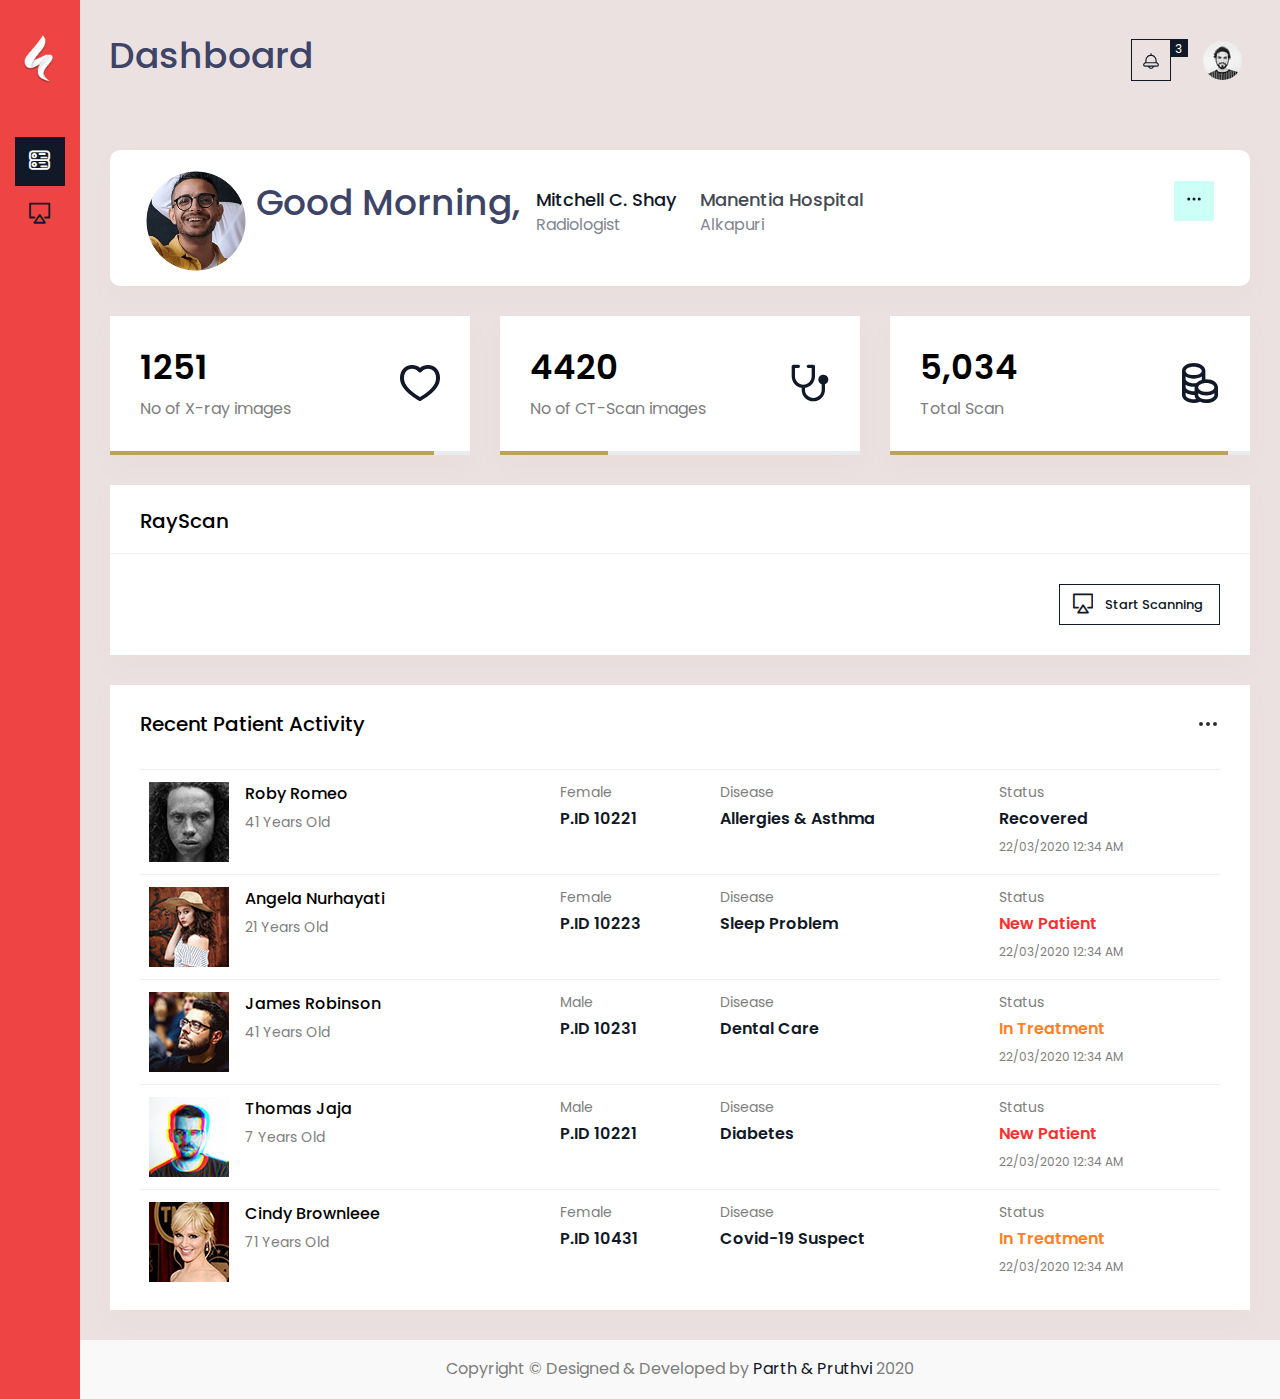
<file: index.html>
<!DOCTYPE html>
<html lang="en">
<head>
    <meta charset="utf-8">
    <meta http-equiv="X-UA-Compatible" content="IE=edge">
    <meta name="viewport" content="width=device-width,initial-scale=1">
    <title>RayScan Admin Dashboard</title>
    <!-- Favicon icon -->
    <link rel="icon" type="image/png" sizes="16x16" href="images/tr.png">
    <link href="vendor/jqvmap/css/jqvmap.min.css" rel="stylesheet">
	<link rel="stylesheet" href="vendor/chartist/css/chartist.min.css">
    <link href="vendor/bootstrap-select/dist/css/bootstrap-select.min.css" rel="stylesheet">
	<link href="vendor/bootstrap-datetimepicker/css/bootstrap-datetimepicker.min.css" rel="stylesheet">
    <link href="css/style.css" rel="stylesheet">
	<link href="https://fonts.googleapis.com/css2?family=Poppins:wght@100;200;300;400;500;600;700;800;900&amp;family=Roboto:wght@100;300;400;500;700;900&amp;display=swap" rel="stylesheet">
</head>
<body>

    <!--*******************
        Preloader start
    ********************-->
    <div id="preloader">
        <div class="sk-three-bounce">
            <div class="sk-child sk-bounce1"></div>
            <div class="sk-child sk-bounce2"></div>
            <div class="sk-child sk-bounce3"></div>
        </div>
    </div>
    <!--*******************
        Preloader end
    ********************-->

    <!--**********************************
        Main wrapper start
    ***********************************-->
    <div id="main-wrapper">

        <!--**********************************
            Nav header start
        ***********************************-->
        <div class="nav-header">
            <a href="index.html" class="brand-logo">
                <img class="logo-abbr" src="images/logo.png" alt="">
                <img class="logo-compact" src="images/logo-text.png" alt="">
                <img class="brand-title" src="images/logo-text.png" alt="">
            </a>

            <div class="nav-control">
                <div class="hamburger">
                    <span class="line"></span><span class="line"></span><span class="line"></span>
                </div>
            </div>
        </div>
        <!--**********************************
            Nav header end
        ***********************************-->

		
		<!--**********************************
            Header start
        ***********************************-->
        <div class="header">
            <div class="header-content">
                <nav class="navbar navbar-expand">
                    <div class="collapse navbar-collapse justify-content-between">
                        <div class="header-left">
                            <div class="dashboard_bar">
								<div class="input-group search-area d-lg-inline-flex d-none">
									<div class="input-group-append">
										<h1>Dashboard</h1>
									</div>
								</div>
                            </div>
                        </div>
                        <ul class="navbar-nav header-right">
							<li class="nav-item dropdown notification_dropdown">
                                <a class="nav-link  ai-icon" href="javascript:void(0)" role="button" data-toggle="dropdown">
                                    <svg width="28" height="28" viewBox="0 0 28 28" fill="none" xmlns="http://www.w3.org/2000/svg">
										<path d="M22.75 15.8385V13.0463C22.7471 10.8855 21.9385 8.80353 20.4821 7.20735C19.0258 5.61116 17.0264 4.61555 14.875 4.41516V2.625C14.875 2.39294 14.7828 2.17038 14.6187 2.00628C14.4546 1.84219 14.2321 1.75 14 1.75C13.7679 1.75 13.5454 1.84219 13.3813 2.00628C13.2172 2.17038 13.125 2.39294 13.125 2.625V4.41534C10.9736 4.61572 8.97429 5.61131 7.51794 7.20746C6.06159 8.80361 5.25291 10.8855 5.25 13.0463V15.8383C4.26257 16.0412 3.37529 16.5784 2.73774 17.3593C2.10019 18.1401 1.75134 19.1169 1.75 20.125C1.75076 20.821 2.02757 21.4882 2.51969 21.9803C3.01181 22.4724 3.67904 22.7492 4.375 22.75H9.71346C9.91521 23.738 10.452 24.6259 11.2331 25.2636C12.0142 25.9013 12.9916 26.2497 14 26.2497C15.0084 26.2497 15.9858 25.9013 16.7669 25.2636C17.548 24.6259 18.0848 23.738 18.2865 22.75H23.625C24.321 22.7492 24.9882 22.4724 25.4803 21.9803C25.9724 21.4882 26.2492 20.821 26.25 20.125C26.2486 19.117 25.8998 18.1402 25.2622 17.3594C24.6247 16.5786 23.7374 16.0414 22.75 15.8385ZM7 13.0463C7.00232 11.2113 7.73226 9.45223 9.02974 8.15474C10.3272 6.85726 12.0863 6.12732 13.9212 6.125H14.0788C15.9137 6.12732 17.6728 6.85726 18.9703 8.15474C20.2677 9.45223 20.9977 11.2113 21 13.0463V15.75H7V13.0463ZM14 24.5C13.4589 24.4983 12.9316 24.3292 12.4905 24.0159C12.0493 23.7026 11.716 23.2604 11.5363 22.75H16.4637C16.284 23.2604 15.9507 23.7026 15.5095 24.0159C15.0684 24.3292 14.5411 24.4983 14 24.5ZM23.625 21H4.375C4.14298 20.9999 3.9205 20.9076 3.75644 20.7436C3.59237 20.5795 3.50014 20.357 3.5 20.125C3.50076 19.429 3.77757 18.7618 4.26969 18.2697C4.76181 17.7776 5.42904 17.5008 6.125 17.5H21.875C22.571 17.5008 23.2382 17.7776 23.7303 18.2697C24.2224 18.7618 24.4992 19.429 24.5 20.125C24.4999 20.357 24.4076 20.5795 24.2436 20.7436C24.0795 20.9076 23.857 20.9999 23.625 21Z" fill="#111827"/>
									</svg>
									<span class="badge light text-white bg-primary">3</span>
                                </a>
                                <div class="dropdown-menu dropdown-menu-right">
                                    <div id="DZ_W_Notification1" class="widget-media dz-scroll p-3 height380">
										<ul class="timeline">
											<li>
												<div class="timeline-panel">
													<div class="media mr-2">
														<img alt="image" width="50" src="images/avatar/1.jpg">
													</div>
													<div class="media-body">
														<h6 class="mb-1">Dr sultads Send you Photo</h6>
														<small class="d-block">29 July 2020 - 02:26 PM</small>
													</div>
												</div>
											</li>
											<li>
												<div class="timeline-panel">
													<div class="media mr-2 media-info">
														KG
													</div>
													<div class="media-body">
														<h6 class="mb-1">Resport created successfully</h6>
														<small class="d-block">29 July 2020 - 02:26 PM</small>
													</div>
												</div>
											</li>
											<li>
												<div class="timeline-panel">
													<div class="media mr-2 media-success">
														<i class="fa fa-home"></i>
													</div>
													<div class="media-body">
														<h6 class="mb-1">Reminder : Treatment Time!</h6>
														<small class="d-block">29 July 2020 - 02:26 PM</small>
													</div>
												</div>
											</li>
											 <li>
												<div class="timeline-panel">
													<div class="media mr-2">
														<img alt="image" width="50" src="images/avatar/1.jpg">
													</div>
													<div class="media-body">
														<h6 class="mb-1">Dr sultads Send you Photo</h6>
														<small class="d-block">29 July 2020 - 02:26 PM</small>
													</div>
												</div>
											</li>
											<li>
												<div class="timeline-panel">
													<div class="media mr-2 media-danger">
														KG
													</div>
													<div class="media-body">
														<h6 class="mb-1">Resport created successfully</h6>
														<small class="d-block">29 July 2020 - 02:26 PM</small>
													</div>
												</div>
											</li>
											<li>
												<div class="timeline-panel">
													<div class="media mr-2 media-primary">
														<i class="fa fa-home"></i>
													</div>
													<div class="media-body">
														<h6 class="mb-1">Reminder : Treatment Time!</h6>
														<small class="d-block">29 July 2020 - 02:26 PM</small>
													</div>
												</div>
											</li>
										</ul>
									</div>
                                    <a class="all-notification" href="javascript:void(0)">See all notifications <i class="ti-arrow-right"></i></a>
                                </div>
                            </li>
                            <li class="nav-item dropdown header-profile">
                                <a class="nav-link" href="javascript:void(0)" role="button" data-toggle="dropdown">
									
                                    <img src="images/profile/17.jpg" class="img-fluid rounded-circle" width="20" alt=""/>
                                </a>
                                <div class="dropdown-menu dropdown-menu-right">
                                    <a href="app-profile.html" class="dropdown-item ai-icon">
                                        <svg id="icon-user1" xmlns="http://www.w3.org/2000/svg" class="text-primary" width="18" height="18" viewBox="0 0 24 24" fill="none" stroke="currentColor" stroke-width="2" stroke-linecap="round" stroke-linejoin="round"><path d="M20 21v-2a4 4 0 0 0-4-4H8a4 4 0 0 0-4 4v2"></path><circle cx="12" cy="7" r="4"></circle></svg>
                                        <span class="ml-2">Profile </span>
                                    </a>
                                    <a href="page-login.html" class="dropdown-item ai-icon">
                                        <svg id="icon-logout" xmlns="http://www.w3.org/2000/svg" class="text-danger" width="18" height="18" viewBox="0 0 24 24" fill="none" stroke="currentColor" stroke-width="2" stroke-linecap="round" stroke-linejoin="round"><path d="M9 21H5a2 2 0 0 1-2-2V5a2 2 0 0 1 2-2h4"></path><polyline points="16 17 21 12 16 7"></polyline><line x1="21" y1="12" x2="9" y2="12"></line></svg>
                                        <span class="ml-2">Logout </span>
                                    </a>
                                </div>
                            </li>
                        </ul>
                    </div>
                </nav>
            </div>
        </div>
        <!--**********************************
            Header end ti-comment-alt
        ***********************************-->

        <!--**********************************
            Sidebar start
        ***********************************-->
        <div class="deznav">
            <div class="deznav-scroll">
				<ul class="metismenu" id="menu">
                    <li><a class="has-arrow ai-icon" href="javascript:void()" aria-expanded="false">
							<i class="flaticon-381-networking"></i>
							<span class="nav-text">Dashboard</span>
						</a>
                        <ul aria-expanded="false">
							<li><a href="index.html">Dashboard</a></li>
							<li><a href="patient.html">Patient</a></li>
						</ul>
                    </li>
                    <li><a class="has-arrow ai-icon" href="javascript:void()" aria-expanded="false">
							<i class="flaticon-381-television"></i>
							<span class="nav-text">Doctors</span>
						</a>
                        <ul aria-expanded="false">
                            <li><a href="app-profile.html">Profile</a></li>
                        </ul>
                    </li>
                </ul>
			</div>
        </div>
        <!--**********************************
            Sidebar end
        ***********************************-->
		
		<!--**********************************
            Content body start
        ***********************************-->
        <div class="content-body">
            <!-- row -->
			<div class="container-fluid">
				<div class="row">
                    <div class="col-lg-12">
                        <div class="profile card card-body px-3 pt-3 pb-0">
                            <div class="profile-head">
                                <div class="photo-content">
                                </div>
                                <div class="profile-info">
									<div class="profile-photo">
										<img src="images/profile/profile.png" class="img-fluid rounded-circle" alt="">
									</div>
									<div class="profile-details">
										
											<h1>Good Morning,</h1>
										<br>
										
										<div class="profile-name px-3 pt-2">
											<h4 class="text-primary mb-0">Mitchell C. Shay</h4>
											<p>Radiologist</p>
										</div>
										<div class="profile-hospital px-2 pt-2">
											<h4 class="text-muted mb-0">Manentia Hospital</h4>
											<p>Alkapuri</p>
										</div>
										<div class="dropdown ml-auto">
											<a href="#" class="btn btn-primary light sharp" data-toggle="dropdown" aria-expanded="true"><svg xmlns="http://www.w3.org/2000/svg" xmlns:xlink="http://www.w3.org/1999/xlink" width="18px" height="18px" viewBox="0 0 24 24" version="1.1"><g stroke="none" stroke-width="1" fill="none" fill-rule="evenodd"><rect x="0" y="0" width="24" height="24"></rect><circle fill="#000000" cx="5" cy="12" r="2"></circle><circle fill="#000000" cx="12" cy="12" r="2"></circle><circle fill="#000000" cx="19" cy="12" r="2"></circle></g></svg></a>
											<ul class="dropdown-menu dropdown-menu-right">
												<li class="dropdown-item"><i class="fa fa-user-circle text-primary mr-2"></i> View profile</li>
											</ul>
										</div>
									</div>
                                </div>
                            </div>
                        </div>
                    </div>
                </div>
				<div class="row">
					<div class="col-xl-4  col-sm-6">
						<div class="card">
							<div class="card-body">
								<div class="media align-items-center">
									<div class="media-body mr-3">
										<h2 class="fs-34 text-black font-w600">1251</h2>
										<span>No of X-ray images</span>
									</div>
									<svg width="40" height="40" viewBox="0 0 40 40" fill="none" xmlns="http://www.w3.org/2000/svg">
										<path d="M28.0053 2.00495C25.0652 1.92104 22.2028 2.90688 20.0059 4.76001C17.8089 2.90688 14.9465 1.92104 12.0064 2.00495C10.2879 1.99938 8.58941 2.3549 7.03328 3.04589C5.47716 3.73689 4.10208 4.74618 3.00704 6.00112C1.10117 8.19152 -0.89469 12.1574 0.427219 18.6225C2.53907 28.9417 18.358 37.4115 19.0259 37.7601C19.3237 37.9174 19.659 38 19.9999 38C20.3408 38 20.676 37.9174 20.9738 37.7601C21.6478 37.4058 37.4667 28.936 39.5725 18.6225C40.8944 12.1574 38.9006 8.201 36.9947 6.00112C35.9009 4.74722 34.5275 3.73852 32.9732 3.04756C31.4188 2.35659 29.7222 2.00052 28.0053 2.00495ZM35.6608 17.9006C34.1709 25.1899 23.3456 31.9715 20.0099 33.908C16.6741 31.9715 5.84885 25.1918 4.35895 17.9006C3.33302 12.8869 4.73692 9.97454 6.09683 8.41322C6.81663 7.59033 7.71988 6.92874 8.74167 6.47597C9.76346 6.0232 10.8784 5.79049 12.0064 5.79458C13.2101 5.70905 14.4167 5.9205 15.5084 6.40832C16.6002 6.89614 17.5399 7.64369 18.236 8.57806C18.4065 8.87653 18.6585 9.12614 18.9656 9.3008C19.2727 9.47546 19.6237 9.56876 19.9819 9.57095H20.0059C20.3619 9.56861 20.7109 9.47734 21.0178 9.30634C21.3247 9.13534 21.5786 8.89067 21.7537 8.59701C22.4489 7.65541 23.391 6.90174 24.4873 6.4103C25.5836 5.91887 26.7961 5.70665 28.0053 5.79458C29.1347 5.78937 30.2512 6.02153 31.2744 6.47434C32.2977 6.92716 33.2022 7.58934 33.9229 8.41322C35.2788 9.97454 36.6827 12.8869 35.6568 17.9006H35.6608Z" fill="#111827"/>
									</svg>
								</div>
							</div>
							<div class="progress  rounded-0" style="height:4px;">
								<div class="progress-bar rounded-0 bg-secondary progress-animated" style="width: 90%; height:4px;" role="progressbar">
									<span class="sr-only">90% Complete</span>
								</div>
							</div>
						</div>
					</div>
					<div class="col-xl-4  col-sm-6">
						<div class="card">
							<div class="card-body">
								<div class="media align-items-center">
									<div class="media-body mr-3">
										<h2 class="fs-34 text-black font-w600">4420</h2>
										<span>No of CT-Scan images</span>
									</div>
									<svg width="40" height="40" viewBox="0 0 40 40" fill="none" xmlns="http://www.w3.org/2000/svg">
										<path d="M38.3334 16.6667C38.3384 15.7489 38.0907 14.8474 37.6174 14.061C37.1441 13.2746 36.4635 12.6337 35.6501 12.2084C34.8368 11.7832 33.9221 11.59 33.0062 11.6501C32.0904 11.7101 31.2087 12.0211 30.4579 12.5489C29.707 13.0768 29.116 13.8011 28.7494 14.6426C28.3829 15.484 28.2551 16.4101 28.3799 17.3194C28.5047 18.2287 28.8774 19.0861 29.4572 19.7976C30.0369 20.5092 30.8014 21.0474 31.6667 21.3534V26.6667C31.6667 28.8768 30.7887 30.9964 29.2259 32.5592C27.6631 34.122 25.5435 35 23.3334 35C21.1232 35 19.0036 34.122 17.4408 32.5592C15.878 30.9964 15 28.8768 15 26.6667V24.8667C17.7735 24.4643 20.3097 23.0778 22.1456 20.9604C23.9815 18.8429 24.9947 16.1359 25 13.3334V3.33335C25 2.89133 24.8244 2.4674 24.5119 2.15484C24.1993 1.84228 23.7754 1.66669 23.3334 1.66669H18.3334C17.8913 1.66669 17.4674 1.84228 17.1548 2.15484C16.8423 2.4674 16.6667 2.89133 16.6667 3.33335C16.6667 3.77538 16.8423 4.1993 17.1548 4.51186C17.4674 4.82443 17.8913 5.00002 18.3334 5.00002H21.6667V13.3334C21.6667 15.5435 20.7887 17.6631 19.2259 19.2259C17.6631 20.7887 15.5435 21.6667 13.3334 21.6667C11.1232 21.6667 9.0036 20.7887 7.4408 19.2259C5.87799 17.6631 5.00002 15.5435 5.00002 13.3334V5.00002H8.33335C8.77538 5.00002 9.1993 4.82443 9.51186 4.51186C9.82442 4.1993 10 3.77538 10 3.33335C10 2.89133 9.82442 2.4674 9.51186 2.15484C9.1993 1.84228 8.77538 1.66669 8.33335 1.66669H3.33335C2.89133 1.66669 2.4674 1.84228 2.15484 2.15484C1.84228 2.4674 1.66669 2.89133 1.66669 3.33335V13.3334C1.67205 16.1359 2.68517 18.8429 4.52109 20.9604C6.357 23.0778 8.89322 24.4643 11.6667 24.8667V26.6667C11.6667 29.7609 12.8959 32.7283 15.0838 34.9163C17.2717 37.1042 20.2392 38.3334 23.3334 38.3334C26.4275 38.3334 29.395 37.1042 31.5829 34.9163C33.7709 32.7283 35 29.7609 35 26.6667V21.3534C35.9723 21.0132 36.8152 20.3797 37.4122 19.5403C38.0093 18.7008 38.3311 17.6968 38.3334 16.6667Z" fill="#111827"/>
									</svg>
								</div>
							</div>
							<div class="progress  rounded-0" style="height:4px;">
								<div class="progress-bar rounded-0 bg-secondary progress-animated" style="width: 30%; height:4px;" role="progressbar">
									<span class="sr-only">30% Complete</span>
								</div>
							</div>
						</div>
					</div>
					<div class="col-xl-4  col-sm-6">
						<div class="card">
							<div class="card-body">
								<div class="media align-items-center">
									<div class="media-body mr-3">
										<h2 class="fs-34 text-black font-w600">5,034</h2>
										<span>Total Scan</span>
									</div>
									<svg width="40" height="40" viewBox="0 0 40 40" fill="none" xmlns="http://www.w3.org/2000/svg">
										<path d="M13.7 39.9993C15.8603 40.0123 18.0017 39.5921 20 38.763C21.9962 39.5991 24.139 40.0196 26.3 39.9993C32.861 39.9993 38 36.463 38 31.9467V24.4159C38 19.8996 32.861 16.3633 26.3 16.3633C25.9958 16.3633 25.697 16.3779 25.4 16.3943V7.87804C25.4 3.45448 20.261 0 13.7 0C7.139 0 2 3.45448 2 7.87804V32.1213C2 36.5448 7.139 39.9993 13.7 39.9993ZM34.4 31.9467C34.4 34.0358 31.0736 36.363 26.3 36.363C21.5264 36.363 18.2 34.0358 18.2 31.9467V30.2649C20.6376 31.7624 23.4476 32.5262 26.3 32.4667C29.1524 32.5262 31.9624 31.7624 34.4 30.2649V31.9467ZM26.3 19.9996C31.0736 19.9996 34.4 22.3269 34.4 24.4159C34.4 26.505 31.0736 28.8304 26.3 28.8304C21.5264 28.8304 18.2 26.5032 18.2 24.4159C18.2 22.3287 21.5264 19.9996 26.3 19.9996ZM13.7 3.6363C18.4736 3.6363 21.8 5.87262 21.8 7.87804C21.8 9.88346 18.4736 12.1216 13.7 12.1216C8.9264 12.1216 5.6 9.88528 5.6 7.87804C5.6 5.87081 8.9264 3.6363 13.7 3.6363ZM5.6 13.6034C8.04776 15.0717 10.8538 15.8181 13.7 15.7579C16.5462 15.8181 19.3522 15.0717 21.8 13.6034V16.9633C19.8383 17.4628 18.0392 18.4698 16.58 19.8851C15.6336 20.092 14.6683 20.198 13.7 20.2015C8.9264 20.2015 5.6 17.9651 5.6 15.9597V13.6034ZM5.6 21.6851C8.04828 23.1519 10.854 23.8976 13.7 23.8378C14.0204 23.8378 14.33 23.7978 14.645 23.7814C14.6182 23.9919 14.6032 24.2037 14.6 24.4159V28.2068C14.2976 28.225 14.006 28.2831 13.7 28.2831C8.9264 28.2831 5.6 26.0468 5.6 24.0396V21.6851ZM5.6 29.7649C8.04776 31.2332 10.8538 31.9796 13.7 31.9194C14.0024 31.9194 14.2994 31.8958 14.6 31.8813V31.9467C14.6258 33.4944 15.2146 34.9784 16.2542 36.1157C15.412 36.2763 14.5571 36.3591 13.7 36.363C8.9264 36.363 5.6 34.1267 5.6 32.1213V29.7649Z" fill="#111827"/>
									</svg>
								</div>
							</div>
							<div class="progress  rounded-0" style="height:4px;">
								<div class="progress-bar rounded-0 bg-secondary progress-animated" style="width: 94%; height:4px;" role="progressbar">
									<span class="sr-only">94% Complete</span>
								</div>
							</div>
						</div>
					</div>
				</div>
				
				<div class="row">
					<div class="col-xl-12">
                        <div class="card text-center">
                            <div class="card-header">
                                <h5 class="card-title">RayScan</h5>
                            </div>
                            <div class="card-body" >
								<!--<button type="button" href="upload.html" class="btn btn-primary btn-lg float-right">Start scanning</button>-->
								<a href="upload.html" class="btn btn-outline-primary float-right"><i class="flaticon-381-television scale5 mr-3 "></i>Start Scanning</a>
                            </div>
                        </div>
                    </div>
					<div class="col-xl-12">
						<div class="row">
							<div class="col-xl-12">	
								<div class="card patient-activity">
									<div class="card-header border-0 pb-0">
										<h3 class="fs-20 text-black mb-0">Recent Patient Activity</h3>
										<div class="dropdown ml-auto">
											<div class="btn-link" data-toggle="dropdown">
												<svg width="24" height="24" viewBox="0 0 24 24" fill="none" xmlns="http://www.w3.org/2000/svg">
													<path d="M13.0001 12C13.0001 11.4477 12.5523 11 12.0001 11C11.4478 11 11.0001 11.4477 11.0001 12C11.0001 12.5523 11.4478 13 12.0001 13C12.5523 13 13.0001 12.5523 13.0001 12Z" stroke="#2E2E2E" stroke-width="2" stroke-linecap="round" stroke-linejoin="round"></path>
													<path d="M6.00006 12C6.00006 11.4477 5.55235 11 5.00006 11C4.44778 11 4.00006 11.4477 4.00006 12C4.00006 12.5523 4.44778 13 5.00006 13C5.55235 13 6.00006 12.5523 6.00006 12Z" stroke="#2E2E2E" stroke-width="2" stroke-linecap="round" stroke-linejoin="round"></path>
													<path d="M20.0001 12C20.0001 11.4477 19.5523 11 19.0001 11C18.4478 11 18.0001 11.4477 18.0001 12C18.0001 12.5523 18.4478 13 19.0001 13C19.5523 13 20.0001 12.5523 20.0001 12Z" stroke="#2E2E2E" stroke-width="2" stroke-linecap="round" stroke-linejoin="round"></path>
												</svg>
											</div>
											<div class="dropdown-menu dropdown-menu-right">
												<a class="dropdown-item text-black" href="patient.html">See More</a>
												<a class="dropdown-item text-black" href="javascript:;">Details</a>
											</div>
										</div>
									</div>
									<div class="card-body pb-0 " >
										<div class="table-responsive dz-scroll" id="patient-activity">
											<table class="table table-responsive-sm">
												<tbody>
													<tr>
														<td>
															<div class="d-flex">
																<img  src="images/users/6.jpg" alt="" class="img-2 mr-3">
																<div>
																	<h6 class="fs-16 mb-1"><a href="patient.html" class="text-black">Roby Romeo</a></h6>
																	<span class="fs-14">41 Years Old</span>
																</div>
															</div>
														</td>
														<td>
															<div>
																<p class="fs-14 mb-1">Female</p>
																<span class="text-primary font-w600 mb-auto">P.ID 10221</span>
															</div>
														</td>
														<td>
															<div>
																<p class="fs-14 mb-1">Disease</p>
																<span class="text-primary font-w600 mb-auto">Allergies & Asthma</span>
															</div>
														</td>
														<td>
															<div>
																<p class="fs-14 mb-1">Status</p>
																<span class="text-primary font-w600 mb-2 d-block text-nowrap">Recovered</span>
																<p class="mb-0 fs-12">22/03/2020 12:34 AM</p>
															</div>
														</td>
													</tr>
													<tr>
														<td>
															<div class="d-flex">
																<img src="images/users/7.jpg" alt="" class="img-2 mr-3 ">
																<div>
																	<h6 class="fs-16 mb-1"><a href="patient.html" class="text-black">Angela Nurhayati</a></h6>
																	<span class="fs-14">21 Years Old</span>
																</div>
															</div>
														</td>
														<td>
															<div>
																<p class="fs-14 mb-1">Female</p>
																<span class="text-primary font-w600 mb-auto">P.ID 10223</span>
															</div>
														</td>
														<td>
															<div>
																<p class="fs-14 mb-1">Disease</p>
																<span class="text-primary font-w600 mb-auto">Sleep Problem</span>
															</div>
														</td>
														<td>
															<div>
																<p class="fs-14 mb-1">Status</p>
																<span class="text-danger font-w600 mb-2 text-nowrap d-block">New Patient</span>
																<p class="mb-0 fs-12">22/03/2020 12:34 AM</p>
															</div>
														</td>
													</tr>
													<tr>
														<td>
															<div class="d-flex">
																<img src="images/users/8.jpg" alt="" class="img-2 mr-3 ">
																<div>
																	<h6 class="fs-16 mb-1"><a href="patient.html" class="text-black">James Robinson</a></h6>
																	<span class="fs-14">41 Years Old</span>
																</div>
															</div>
														</td>
														<td>
															<div>
																<p class="fs-14 mb-1">Male</p>
																<span class="text-primary font-w600 mb-auto">P.ID 10231</span>
															</div>
														</td>
														<td>
															<div>
																<p class="fs-14 mb-1">Disease</p>
																<span class="text-primary font-w600 mb-auto">Dental Care</span>
															</div>
														</td>
														<td>
															<div>
																<p class="fs-14 mb-1">Status</p>
																<span class="text-warning font-w600 mb-2 text-nowrap d-block">In Treatment</span>
																<p class="mb-0 fs-12">22/03/2020 12:34 AM</p>
															</div>
														</td>
													</tr>
													<tr>
														<td>
															<div class="d-flex">
																<img src="images/users/9.jpg" alt="" class="img-2 mr-3 ">
																<div>
																	<h6 class="fs-16 mb-1"><a href="patient.html" class="text-black">Thomas Jaja</a></h6>
																	<span class="fs-14">7 Years Old</span>
																</div>
															</div>
														</td>
														<td>
															<div>
																<p class="fs-14 mb-1">Male</p>
																<span class="text-primary font-w600 mb-auto">P.ID 10221</span>
															</div>
														</td>
														<td>
															<div>
																<p class="fs-14 mb-1">Disease</p>
																<span class="text-primary font-w600 mb-auto">Diabetes</span>
															</div>
														</td>
														<td>
															<div>
																<p class="fs-14 mb-1">Status</p>
																<span class="text-danger font-w600 mb-2 text-nowrap d-block">New Patient</span>
																<p class="mb-0 fs-12">22/03/2020 12:34 AM</p>
															</div>
														</td>
													</tr>
													<tr>
														<td>
															<div class="d-flex">
																<img src="images/users/10.jpg" alt="" class="img-2 mr-3 ">
																<div>
																	<h6 class="fs-16 mb-1"><a href="patient.html" class="text-black">Cindy Brownleee</a></h6>
																	<span class="fs-14">71 Years Old</span>
																</div>
															</div>
														</td>
														<td>
															<div>
																<p class="fs-14 mb-1">Female</p>
																<span class="text-primary font-w600 mb-auto">P.ID 10431</span>
															</div>
														</td>
														<td>
															<div>
																<p class="fs-14 mb-1">Disease</p>
																<span class="text-primary font-w600 mb-auto">Covid-19 Suspect</span>
															</div>
														</td>
														<td>
															<div>
																<p class="fs-14 mb-1">Status</p>
																<span class="text-warning font-w600 text-nowrap mb-2 d-block">In Treatment</span>
																<p class="mb-0 fs-12">22/03/2020 12:34 AM</p>
															</div>
														</td>
													</tr>
												</tbody>
											</table>
										</div>
									</div>
								</div>
							</div>
						</div>
					</div>
					
				</div>
            </div>
        </div>
        <!--**********************************
            Content body end
        ***********************************-->

        <!--**********************************
            Footer start
        ***********************************-->
        <div class="footer">
            <div class="copyright">
                <p>Copyright © Designed &amp; Developed by <a href="https://www.rayscan.in/" target="_blank">Parth & Pruthvi</a> 2020</p>
            </div>
        </div>
        <!--**********************************
            Footer end
        ***********************************-->

		<!--**********************************
           Support ticket button start
        ***********************************-->

        <!--**********************************
           Support ticket button end
        ***********************************-->


    </div>
    <!--**********************************
        Main wrapper end
    ***********************************-->

    <!--**********************************
        Scripts
    ***********************************-->
    <!-- Required vendors -->
    <script src="vendor/global/global.min.js"></script>
	<script src="vendor/bootstrap-select/dist/js/bootstrap-select.min.js"></script>
    <script src="js/custom.min.js"></script>
	<script src="js/deznav-init.js"></script>
	
	
    <script src="vendor/peity/jquery.peity.min.js"></script>
	

	
</body>

</html>
</file>
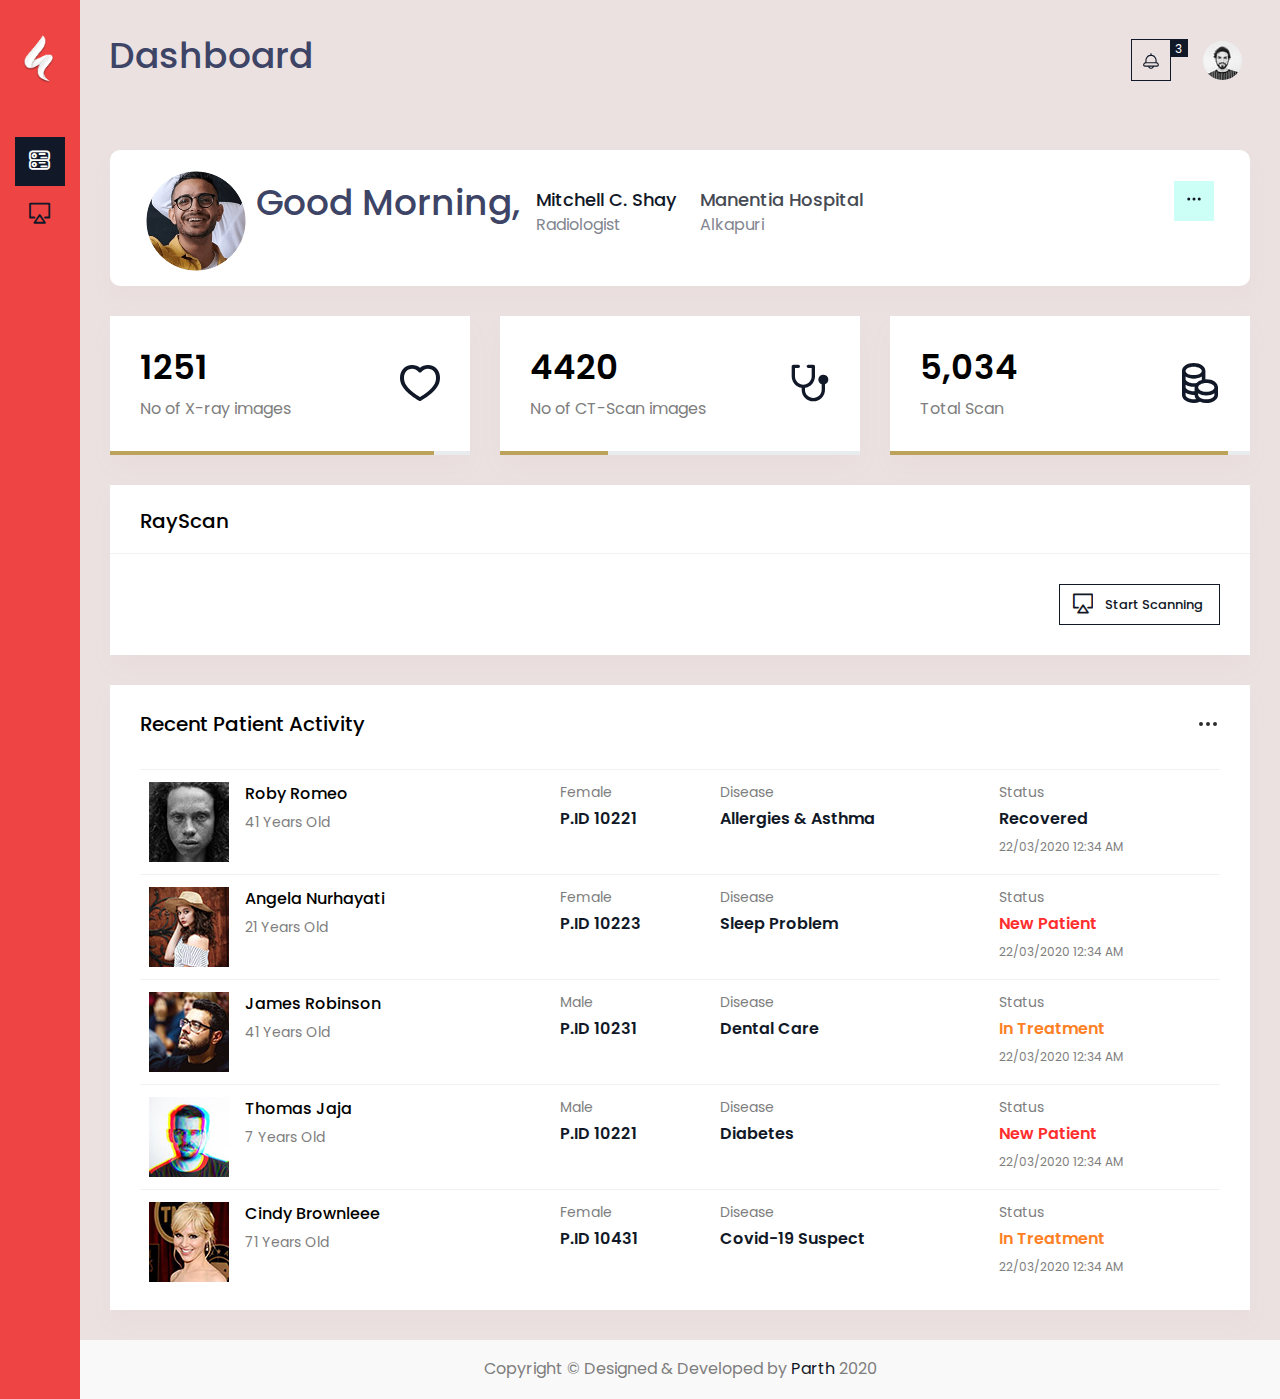
<file: Website/index.html>
<!DOCTYPE html>
<html lang="en">
<head>
    <meta charset="utf-8">
    <meta http-equiv="X-UA-Compatible" content="IE=edge">
    <meta name="viewport" content="width=device-width,initial-scale=1">
    <title>RayScan Admin Dashboard</title>
    <!-- Favicon icon -->
    <link rel="icon" type="image/png" sizes="16x16" href="images/tr.png">
    <link href="vendor/jqvmap/css/jqvmap.min.css" rel="stylesheet">
	<link rel="stylesheet" href="vendor/chartist/css/chartist.min.css">
    <link href="vendor/bootstrap-select/dist/css/bootstrap-select.min.css" rel="stylesheet">
	<link href="vendor/bootstrap-datetimepicker/css/bootstrap-datetimepicker.min.css" rel="stylesheet">
    <link href="css/style.css" rel="stylesheet">
	<link href="https://fonts.googleapis.com/css2?family=Poppins:wght@100;200;300;400;500;600;700;800;900&amp;family=Roboto:wght@100;300;400;500;700;900&amp;display=swap" rel="stylesheet">
</head>
<body>

    <!--*******************
        Preloader start
    ********************-->
    <div id="preloader">
        <div class="sk-three-bounce">
            <div class="sk-child sk-bounce1"></div>
            <div class="sk-child sk-bounce2"></div>
            <div class="sk-child sk-bounce3"></div>
        </div>
    </div>
    <!--*******************
        Preloader end
    ********************-->

    <!--**********************************
        Main wrapper start
    ***********************************-->
    <div id="main-wrapper">

        <!--**********************************
            Nav header start
        ***********************************-->
        <div class="nav-header">
            <a href="index.html" class="brand-logo">
                <img class="logo-abbr" src="images/logo.png" alt="">
                <img class="logo-compact" src="images/logo-text.png" alt="">
                <img class="brand-title" src="images/logo-text.png" alt="">
            </a>

            <div class="nav-control">
                <div class="hamburger">
                    <span class="line"></span><span class="line"></span><span class="line"></span>
                </div>
            </div>
        </div>
        <!--**********************************
            Nav header end
        ***********************************-->

		
		<!--**********************************
            Header start
        ***********************************-->
        <div class="header">
            <div class="header-content">
                <nav class="navbar navbar-expand">
                    <div class="collapse navbar-collapse justify-content-between">
                        <div class="header-left">
                            <div class="dashboard_bar">
								<div class="input-group search-area d-lg-inline-flex d-none">
									<div class="input-group-append">
										<h1>Dashboard</h1>
									</div>
								</div>
                            </div>
                        </div>
                        <ul class="navbar-nav header-right">
							<li class="nav-item dropdown notification_dropdown">
                                <a class="nav-link  ai-icon" href="javascript:void(0)" role="button" data-toggle="dropdown">
                                    <svg width="28" height="28" viewBox="0 0 28 28" fill="none" xmlns="http://www.w3.org/2000/svg">
										<path d="M22.75 15.8385V13.0463C22.7471 10.8855 21.9385 8.80353 20.4821 7.20735C19.0258 5.61116 17.0264 4.61555 14.875 4.41516V2.625C14.875 2.39294 14.7828 2.17038 14.6187 2.00628C14.4546 1.84219 14.2321 1.75 14 1.75C13.7679 1.75 13.5454 1.84219 13.3813 2.00628C13.2172 2.17038 13.125 2.39294 13.125 2.625V4.41534C10.9736 4.61572 8.97429 5.61131 7.51794 7.20746C6.06159 8.80361 5.25291 10.8855 5.25 13.0463V15.8383C4.26257 16.0412 3.37529 16.5784 2.73774 17.3593C2.10019 18.1401 1.75134 19.1169 1.75 20.125C1.75076 20.821 2.02757 21.4882 2.51969 21.9803C3.01181 22.4724 3.67904 22.7492 4.375 22.75H9.71346C9.91521 23.738 10.452 24.6259 11.2331 25.2636C12.0142 25.9013 12.9916 26.2497 14 26.2497C15.0084 26.2497 15.9858 25.9013 16.7669 25.2636C17.548 24.6259 18.0848 23.738 18.2865 22.75H23.625C24.321 22.7492 24.9882 22.4724 25.4803 21.9803C25.9724 21.4882 26.2492 20.821 26.25 20.125C26.2486 19.117 25.8998 18.1402 25.2622 17.3594C24.6247 16.5786 23.7374 16.0414 22.75 15.8385ZM7 13.0463C7.00232 11.2113 7.73226 9.45223 9.02974 8.15474C10.3272 6.85726 12.0863 6.12732 13.9212 6.125H14.0788C15.9137 6.12732 17.6728 6.85726 18.9703 8.15474C20.2677 9.45223 20.9977 11.2113 21 13.0463V15.75H7V13.0463ZM14 24.5C13.4589 24.4983 12.9316 24.3292 12.4905 24.0159C12.0493 23.7026 11.716 23.2604 11.5363 22.75H16.4637C16.284 23.2604 15.9507 23.7026 15.5095 24.0159C15.0684 24.3292 14.5411 24.4983 14 24.5ZM23.625 21H4.375C4.14298 20.9999 3.9205 20.9076 3.75644 20.7436C3.59237 20.5795 3.50014 20.357 3.5 20.125C3.50076 19.429 3.77757 18.7618 4.26969 18.2697C4.76181 17.7776 5.42904 17.5008 6.125 17.5H21.875C22.571 17.5008 23.2382 17.7776 23.7303 18.2697C24.2224 18.7618 24.4992 19.429 24.5 20.125C24.4999 20.357 24.4076 20.5795 24.2436 20.7436C24.0795 20.9076 23.857 20.9999 23.625 21Z" fill="#111827"/>
									</svg>
									<span class="badge light text-white bg-primary">3</span>
                                </a>
                                <div class="dropdown-menu dropdown-menu-right">
                                    <div id="DZ_W_Notification1" class="widget-media dz-scroll p-3 height380">
										<ul class="timeline">
											<li>
												<div class="timeline-panel">
													<div class="media mr-2">
														<img alt="image" width="50" src="images/avatar/1.jpg">
													</div>
													<div class="media-body">
														<h6 class="mb-1">Dr sultads Send you Photo</h6>
														<small class="d-block">29 July 2020 - 02:26 PM</small>
													</div>
												</div>
											</li>
											<li>
												<div class="timeline-panel">
													<div class="media mr-2 media-info">
														KG
													</div>
													<div class="media-body">
														<h6 class="mb-1">Resport created successfully</h6>
														<small class="d-block">29 July 2020 - 02:26 PM</small>
													</div>
												</div>
											</li>
											<li>
												<div class="timeline-panel">
													<div class="media mr-2 media-success">
														<i class="fa fa-home"></i>
													</div>
													<div class="media-body">
														<h6 class="mb-1">Reminder : Treatment Time!</h6>
														<small class="d-block">29 July 2020 - 02:26 PM</small>
													</div>
												</div>
											</li>
											 <li>
												<div class="timeline-panel">
													<div class="media mr-2">
														<img alt="image" width="50" src="images/avatar/1.jpg">
													</div>
													<div class="media-body">
														<h6 class="mb-1">Dr sultads Send you Photo</h6>
														<small class="d-block">29 July 2020 - 02:26 PM</small>
													</div>
												</div>
											</li>
											<li>
												<div class="timeline-panel">
													<div class="media mr-2 media-danger">
														KG
													</div>
													<div class="media-body">
														<h6 class="mb-1">Resport created successfully</h6>
														<small class="d-block">29 July 2020 - 02:26 PM</small>
													</div>
												</div>
											</li>
											<li>
												<div class="timeline-panel">
													<div class="media mr-2 media-primary">
														<i class="fa fa-home"></i>
													</div>
													<div class="media-body">
														<h6 class="mb-1">Reminder : Treatment Time!</h6>
														<small class="d-block">29 July 2020 - 02:26 PM</small>
													</div>
												</div>
											</li>
										</ul>
									</div>
                                    <a class="all-notification" href="javascript:void(0)">See all notifications <i class="ti-arrow-right"></i></a>
                                </div>
                            </li>
                            <li class="nav-item dropdown header-profile">
                                <a class="nav-link" href="javascript:void(0)" role="button" data-toggle="dropdown">
									
                                    <img src="images/profile/17.jpg" class="img-fluid rounded-circle" width="20" alt=""/>
                                </a>
                                <div class="dropdown-menu dropdown-menu-right">
                                    <a href="app-profile.html" class="dropdown-item ai-icon">
                                        <svg id="icon-user1" xmlns="http://www.w3.org/2000/svg" class="text-primary" width="18" height="18" viewBox="0 0 24 24" fill="none" stroke="currentColor" stroke-width="2" stroke-linecap="round" stroke-linejoin="round"><path d="M20 21v-2a4 4 0 0 0-4-4H8a4 4 0 0 0-4 4v2"></path><circle cx="12" cy="7" r="4"></circle></svg>
                                        <span class="ml-2">Profile </span>
                                    </a>
                                    <a href="page-login.html" class="dropdown-item ai-icon">
                                        <svg id="icon-logout" xmlns="http://www.w3.org/2000/svg" class="text-danger" width="18" height="18" viewBox="0 0 24 24" fill="none" stroke="currentColor" stroke-width="2" stroke-linecap="round" stroke-linejoin="round"><path d="M9 21H5a2 2 0 0 1-2-2V5a2 2 0 0 1 2-2h4"></path><polyline points="16 17 21 12 16 7"></polyline><line x1="21" y1="12" x2="9" y2="12"></line></svg>
                                        <span class="ml-2">Logout </span>
                                    </a>
                                </div>
                            </li>
                        </ul>
                    </div>
                </nav>
            </div>
        </div>
        <!--**********************************
            Header end ti-comment-alt
        ***********************************-->

        <!--**********************************
            Sidebar start
        ***********************************-->
        <div class="deznav">
            <div class="deznav-scroll">
				<ul class="metismenu" id="menu">
                    <li><a class="has-arrow ai-icon" href="javascript:void()" aria-expanded="false">
							<i class="flaticon-381-networking"></i>
							<span class="nav-text">Dashboard</span>
						</a>
                        <ul aria-expanded="false">
							<li><a href="index.html">Dashboard</a></li>
							<li><a href="patient.html">Patient</a></li>
						</ul>
                    </li>
                    <li><a class="has-arrow ai-icon" href="javascript:void()" aria-expanded="false">
							<i class="flaticon-381-television"></i>
							<span class="nav-text">Doctors</span>
						</a>
                        <ul aria-expanded="false">
                            <li><a href="app-profile.html">Profile</a></li>
                        </ul>
                    </li>
                </ul>
			</div>
        </div>
        <!--**********************************
            Sidebar end
        ***********************************-->
		
		<!--**********************************
            Content body start
        ***********************************-->
        <div class="content-body">
            <!-- row -->
			<div class="container-fluid">
				<div class="row">
                    <div class="col-lg-12">
                        <div class="profile card card-body px-3 pt-3 pb-0">
                            <div class="profile-head">
                                <div class="photo-content">
                                </div>
                                <div class="profile-info">
									<div class="profile-photo">
										<img src="images/profile/profile.png" class="img-fluid rounded-circle" alt="">
									</div>
									<div class="profile-details">
										
											<h1>Good Morning,</h1>
										<br>
										
										<div class="profile-name px-3 pt-2">
											<h4 class="text-primary mb-0">Mitchell C. Shay</h4>
											<p>Radiologist</p>
										</div>
										<div class="profile-hospital px-2 pt-2">
											<h4 class="text-muted mb-0">Manentia Hospital</h4>
											<p>Alkapuri</p>
										</div>
										<div class="dropdown ml-auto">
											<a href="#" class="btn btn-primary light sharp" data-toggle="dropdown" aria-expanded="true"><svg xmlns="http://www.w3.org/2000/svg" xmlns:xlink="http://www.w3.org/1999/xlink" width="18px" height="18px" viewBox="0 0 24 24" version="1.1"><g stroke="none" stroke-width="1" fill="none" fill-rule="evenodd"><rect x="0" y="0" width="24" height="24"></rect><circle fill="#000000" cx="5" cy="12" r="2"></circle><circle fill="#000000" cx="12" cy="12" r="2"></circle><circle fill="#000000" cx="19" cy="12" r="2"></circle></g></svg></a>
											<ul class="dropdown-menu dropdown-menu-right">
												<li class="dropdown-item"><i class="fa fa-user-circle text-primary mr-2"></i> View profile</li>
											</ul>
										</div>
									</div>
                                </div>
                            </div>
                        </div>
                    </div>
                </div>
				<div class="row">
					<div class="col-xl-4  col-sm-6">
						<div class="card">
							<div class="card-body">
								<div class="media align-items-center">
									<div class="media-body mr-3">
										<h2 class="fs-34 text-black font-w600">1251</h2>
										<span>No of X-ray images</span>
									</div>
									<svg width="40" height="40" viewBox="0 0 40 40" fill="none" xmlns="http://www.w3.org/2000/svg">
										<path d="M28.0053 2.00495C25.0652 1.92104 22.2028 2.90688 20.0059 4.76001C17.8089 2.90688 14.9465 1.92104 12.0064 2.00495C10.2879 1.99938 8.58941 2.3549 7.03328 3.04589C5.47716 3.73689 4.10208 4.74618 3.00704 6.00112C1.10117 8.19152 -0.89469 12.1574 0.427219 18.6225C2.53907 28.9417 18.358 37.4115 19.0259 37.7601C19.3237 37.9174 19.659 38 19.9999 38C20.3408 38 20.676 37.9174 20.9738 37.7601C21.6478 37.4058 37.4667 28.936 39.5725 18.6225C40.8944 12.1574 38.9006 8.201 36.9947 6.00112C35.9009 4.74722 34.5275 3.73852 32.9732 3.04756C31.4188 2.35659 29.7222 2.00052 28.0053 2.00495ZM35.6608 17.9006C34.1709 25.1899 23.3456 31.9715 20.0099 33.908C16.6741 31.9715 5.84885 25.1918 4.35895 17.9006C3.33302 12.8869 4.73692 9.97454 6.09683 8.41322C6.81663 7.59033 7.71988 6.92874 8.74167 6.47597C9.76346 6.0232 10.8784 5.79049 12.0064 5.79458C13.2101 5.70905 14.4167 5.9205 15.5084 6.40832C16.6002 6.89614 17.5399 7.64369 18.236 8.57806C18.4065 8.87653 18.6585 9.12614 18.9656 9.3008C19.2727 9.47546 19.6237 9.56876 19.9819 9.57095H20.0059C20.3619 9.56861 20.7109 9.47734 21.0178 9.30634C21.3247 9.13534 21.5786 8.89067 21.7537 8.59701C22.4489 7.65541 23.391 6.90174 24.4873 6.4103C25.5836 5.91887 26.7961 5.70665 28.0053 5.79458C29.1347 5.78937 30.2512 6.02153 31.2744 6.47434C32.2977 6.92716 33.2022 7.58934 33.9229 8.41322C35.2788 9.97454 36.6827 12.8869 35.6568 17.9006H35.6608Z" fill="#111827"/>
									</svg>
								</div>
							</div>
							<div class="progress  rounded-0" style="height:4px;">
								<div class="progress-bar rounded-0 bg-secondary progress-animated" style="width: 90%; height:4px;" role="progressbar">
									<span class="sr-only">90% Complete</span>
								</div>
							</div>
						</div>
					</div>
					<div class="col-xl-4  col-sm-6">
						<div class="card">
							<div class="card-body">
								<div class="media align-items-center">
									<div class="media-body mr-3">
										<h2 class="fs-34 text-black font-w600">4420</h2>
										<span>No of CT-Scan images</span>
									</div>
									<svg width="40" height="40" viewBox="0 0 40 40" fill="none" xmlns="http://www.w3.org/2000/svg">
										<path d="M38.3334 16.6667C38.3384 15.7489 38.0907 14.8474 37.6174 14.061C37.1441 13.2746 36.4635 12.6337 35.6501 12.2084C34.8368 11.7832 33.9221 11.59 33.0062 11.6501C32.0904 11.7101 31.2087 12.0211 30.4579 12.5489C29.707 13.0768 29.116 13.8011 28.7494 14.6426C28.3829 15.484 28.2551 16.4101 28.3799 17.3194C28.5047 18.2287 28.8774 19.0861 29.4572 19.7976C30.0369 20.5092 30.8014 21.0474 31.6667 21.3534V26.6667C31.6667 28.8768 30.7887 30.9964 29.2259 32.5592C27.6631 34.122 25.5435 35 23.3334 35C21.1232 35 19.0036 34.122 17.4408 32.5592C15.878 30.9964 15 28.8768 15 26.6667V24.8667C17.7735 24.4643 20.3097 23.0778 22.1456 20.9604C23.9815 18.8429 24.9947 16.1359 25 13.3334V3.33335C25 2.89133 24.8244 2.4674 24.5119 2.15484C24.1993 1.84228 23.7754 1.66669 23.3334 1.66669H18.3334C17.8913 1.66669 17.4674 1.84228 17.1548 2.15484C16.8423 2.4674 16.6667 2.89133 16.6667 3.33335C16.6667 3.77538 16.8423 4.1993 17.1548 4.51186C17.4674 4.82443 17.8913 5.00002 18.3334 5.00002H21.6667V13.3334C21.6667 15.5435 20.7887 17.6631 19.2259 19.2259C17.6631 20.7887 15.5435 21.6667 13.3334 21.6667C11.1232 21.6667 9.0036 20.7887 7.4408 19.2259C5.87799 17.6631 5.00002 15.5435 5.00002 13.3334V5.00002H8.33335C8.77538 5.00002 9.1993 4.82443 9.51186 4.51186C9.82442 4.1993 10 3.77538 10 3.33335C10 2.89133 9.82442 2.4674 9.51186 2.15484C9.1993 1.84228 8.77538 1.66669 8.33335 1.66669H3.33335C2.89133 1.66669 2.4674 1.84228 2.15484 2.15484C1.84228 2.4674 1.66669 2.89133 1.66669 3.33335V13.3334C1.67205 16.1359 2.68517 18.8429 4.52109 20.9604C6.357 23.0778 8.89322 24.4643 11.6667 24.8667V26.6667C11.6667 29.7609 12.8959 32.7283 15.0838 34.9163C17.2717 37.1042 20.2392 38.3334 23.3334 38.3334C26.4275 38.3334 29.395 37.1042 31.5829 34.9163C33.7709 32.7283 35 29.7609 35 26.6667V21.3534C35.9723 21.0132 36.8152 20.3797 37.4122 19.5403C38.0093 18.7008 38.3311 17.6968 38.3334 16.6667Z" fill="#111827"/>
									</svg>
								</div>
							</div>
							<div class="progress  rounded-0" style="height:4px;">
								<div class="progress-bar rounded-0 bg-secondary progress-animated" style="width: 30%; height:4px;" role="progressbar">
									<span class="sr-only">30% Complete</span>
								</div>
							</div>
						</div>
					</div>
					<div class="col-xl-4  col-sm-6">
						<div class="card">
							<div class="card-body">
								<div class="media align-items-center">
									<div class="media-body mr-3">
										<h2 class="fs-34 text-black font-w600">5,034</h2>
										<span>Total Scan</span>
									</div>
									<svg width="40" height="40" viewBox="0 0 40 40" fill="none" xmlns="http://www.w3.org/2000/svg">
										<path d="M13.7 39.9993C15.8603 40.0123 18.0017 39.5921 20 38.763C21.9962 39.5991 24.139 40.0196 26.3 39.9993C32.861 39.9993 38 36.463 38 31.9467V24.4159C38 19.8996 32.861 16.3633 26.3 16.3633C25.9958 16.3633 25.697 16.3779 25.4 16.3943V7.87804C25.4 3.45448 20.261 0 13.7 0C7.139 0 2 3.45448 2 7.87804V32.1213C2 36.5448 7.139 39.9993 13.7 39.9993ZM34.4 31.9467C34.4 34.0358 31.0736 36.363 26.3 36.363C21.5264 36.363 18.2 34.0358 18.2 31.9467V30.2649C20.6376 31.7624 23.4476 32.5262 26.3 32.4667C29.1524 32.5262 31.9624 31.7624 34.4 30.2649V31.9467ZM26.3 19.9996C31.0736 19.9996 34.4 22.3269 34.4 24.4159C34.4 26.505 31.0736 28.8304 26.3 28.8304C21.5264 28.8304 18.2 26.5032 18.2 24.4159C18.2 22.3287 21.5264 19.9996 26.3 19.9996ZM13.7 3.6363C18.4736 3.6363 21.8 5.87262 21.8 7.87804C21.8 9.88346 18.4736 12.1216 13.7 12.1216C8.9264 12.1216 5.6 9.88528 5.6 7.87804C5.6 5.87081 8.9264 3.6363 13.7 3.6363ZM5.6 13.6034C8.04776 15.0717 10.8538 15.8181 13.7 15.7579C16.5462 15.8181 19.3522 15.0717 21.8 13.6034V16.9633C19.8383 17.4628 18.0392 18.4698 16.58 19.8851C15.6336 20.092 14.6683 20.198 13.7 20.2015C8.9264 20.2015 5.6 17.9651 5.6 15.9597V13.6034ZM5.6 21.6851C8.04828 23.1519 10.854 23.8976 13.7 23.8378C14.0204 23.8378 14.33 23.7978 14.645 23.7814C14.6182 23.9919 14.6032 24.2037 14.6 24.4159V28.2068C14.2976 28.225 14.006 28.2831 13.7 28.2831C8.9264 28.2831 5.6 26.0468 5.6 24.0396V21.6851ZM5.6 29.7649C8.04776 31.2332 10.8538 31.9796 13.7 31.9194C14.0024 31.9194 14.2994 31.8958 14.6 31.8813V31.9467C14.6258 33.4944 15.2146 34.9784 16.2542 36.1157C15.412 36.2763 14.5571 36.3591 13.7 36.363C8.9264 36.363 5.6 34.1267 5.6 32.1213V29.7649Z" fill="#111827"/>
									</svg>
								</div>
							</div>
							<div class="progress  rounded-0" style="height:4px;">
								<div class="progress-bar rounded-0 bg-secondary progress-animated" style="width: 94%; height:4px;" role="progressbar">
									<span class="sr-only">94% Complete</span>
								</div>
							</div>
						</div>
					</div>
				</div>
				
				<div class="row">
					<div class="col-xl-12">
                        <div class="card text-center">
                            <div class="card-header">
                                <h5 class="card-title">RayScan</h5>
                            </div>
                            <div class="card-body" >
								<!--<button type="button" href="upload.html" class="btn btn-primary btn-lg float-right">Start scanning</button>-->
								<a href="upload.html" class="btn btn-outline-primary float-right"><i class="flaticon-381-television scale5 mr-3 "></i>Start Scanning</a>
                            </div>
                        </div>
                    </div>
					<div class="col-xl-12">
						<div class="row">
							<div class="col-xl-12">	
								<div class="card patient-activity">
									<div class="card-header border-0 pb-0">
										<h3 class="fs-20 text-black mb-0">Recent Patient Activity</h3>
										<div class="dropdown ml-auto">
											<div class="btn-link" data-toggle="dropdown">
												<svg width="24" height="24" viewBox="0 0 24 24" fill="none" xmlns="http://www.w3.org/2000/svg">
													<path d="M13.0001 12C13.0001 11.4477 12.5523 11 12.0001 11C11.4478 11 11.0001 11.4477 11.0001 12C11.0001 12.5523 11.4478 13 12.0001 13C12.5523 13 13.0001 12.5523 13.0001 12Z" stroke="#2E2E2E" stroke-width="2" stroke-linecap="round" stroke-linejoin="round"></path>
													<path d="M6.00006 12C6.00006 11.4477 5.55235 11 5.00006 11C4.44778 11 4.00006 11.4477 4.00006 12C4.00006 12.5523 4.44778 13 5.00006 13C5.55235 13 6.00006 12.5523 6.00006 12Z" stroke="#2E2E2E" stroke-width="2" stroke-linecap="round" stroke-linejoin="round"></path>
													<path d="M20.0001 12C20.0001 11.4477 19.5523 11 19.0001 11C18.4478 11 18.0001 11.4477 18.0001 12C18.0001 12.5523 18.4478 13 19.0001 13C19.5523 13 20.0001 12.5523 20.0001 12Z" stroke="#2E2E2E" stroke-width="2" stroke-linecap="round" stroke-linejoin="round"></path>
												</svg>
											</div>
											<div class="dropdown-menu dropdown-menu-right">
												<a class="dropdown-item text-black" href="patient.html">See More</a>
												<a class="dropdown-item text-black" href="javascript:;">Details</a>
											</div>
										</div>
									</div>
									<div class="card-body pb-0 " >
										<div class="table-responsive dz-scroll" id="patient-activity">
											<table class="table table-responsive-sm">
												<tbody>
													<tr>
														<td>
															<div class="d-flex">
																<img  src="images/users/6.jpg" alt="" class="img-2 mr-3">
																<div>
																	<h6 class="fs-16 mb-1"><a href="patient.html" class="text-black">Roby Romeo</a></h6>
																	<span class="fs-14">41 Years Old</span>
																</div>
															</div>
														</td>
														<td>
															<div>
																<p class="fs-14 mb-1">Female</p>
																<span class="text-primary font-w600 mb-auto">P.ID 10221</span>
															</div>
														</td>
														<td>
															<div>
																<p class="fs-14 mb-1">Disease</p>
																<span class="text-primary font-w600 mb-auto">Allergies & Asthma</span>
															</div>
														</td>
														<td>
															<div>
																<p class="fs-14 mb-1">Status</p>
																<span class="text-primary font-w600 mb-2 d-block text-nowrap">Recovered</span>
																<p class="mb-0 fs-12">22/03/2020 12:34 AM</p>
															</div>
														</td>
													</tr>
													<tr>
														<td>
															<div class="d-flex">
																<img src="images/users/7.jpg" alt="" class="img-2 mr-3 ">
																<div>
																	<h6 class="fs-16 mb-1"><a href="patient.html" class="text-black">Angela Nurhayati</a></h6>
																	<span class="fs-14">21 Years Old</span>
																</div>
															</div>
														</td>
														<td>
															<div>
																<p class="fs-14 mb-1">Female</p>
																<span class="text-primary font-w600 mb-auto">P.ID 10223</span>
															</div>
														</td>
														<td>
															<div>
																<p class="fs-14 mb-1">Disease</p>
																<span class="text-primary font-w600 mb-auto">Sleep Problem</span>
															</div>
														</td>
														<td>
															<div>
																<p class="fs-14 mb-1">Status</p>
																<span class="text-danger font-w600 mb-2 text-nowrap d-block">New Patient</span>
																<p class="mb-0 fs-12">22/03/2020 12:34 AM</p>
															</div>
														</td>
													</tr>
													<tr>
														<td>
															<div class="d-flex">
																<img src="images/users/8.jpg" alt="" class="img-2 mr-3 ">
																<div>
																	<h6 class="fs-16 mb-1"><a href="patient.html" class="text-black">James Robinson</a></h6>
																	<span class="fs-14">41 Years Old</span>
																</div>
															</div>
														</td>
														<td>
															<div>
																<p class="fs-14 mb-1">Male</p>
																<span class="text-primary font-w600 mb-auto">P.ID 10231</span>
															</div>
														</td>
														<td>
															<div>
																<p class="fs-14 mb-1">Disease</p>
																<span class="text-primary font-w600 mb-auto">Dental Care</span>
															</div>
														</td>
														<td>
															<div>
																<p class="fs-14 mb-1">Status</p>
																<span class="text-warning font-w600 mb-2 text-nowrap d-block">In Treatment</span>
																<p class="mb-0 fs-12">22/03/2020 12:34 AM</p>
															</div>
														</td>
													</tr>
													<tr>
														<td>
															<div class="d-flex">
																<img src="images/users/9.jpg" alt="" class="img-2 mr-3 ">
																<div>
																	<h6 class="fs-16 mb-1"><a href="patient.html" class="text-black">Thomas Jaja</a></h6>
																	<span class="fs-14">7 Years Old</span>
																</div>
															</div>
														</td>
														<td>
															<div>
																<p class="fs-14 mb-1">Male</p>
																<span class="text-primary font-w600 mb-auto">P.ID 10221</span>
															</div>
														</td>
														<td>
															<div>
																<p class="fs-14 mb-1">Disease</p>
																<span class="text-primary font-w600 mb-auto">Diabetes</span>
															</div>
														</td>
														<td>
															<div>
																<p class="fs-14 mb-1">Status</p>
																<span class="text-danger font-w600 mb-2 text-nowrap d-block">New Patient</span>
																<p class="mb-0 fs-12">22/03/2020 12:34 AM</p>
															</div>
														</td>
													</tr>
													<tr>
														<td>
															<div class="d-flex">
																<img src="images/users/10.jpg" alt="" class="img-2 mr-3 ">
																<div>
																	<h6 class="fs-16 mb-1"><a href="patient.html" class="text-black">Cindy Brownleee</a></h6>
																	<span class="fs-14">71 Years Old</span>
																</div>
															</div>
														</td>
														<td>
															<div>
																<p class="fs-14 mb-1">Female</p>
																<span class="text-primary font-w600 mb-auto">P.ID 10431</span>
															</div>
														</td>
														<td>
															<div>
																<p class="fs-14 mb-1">Disease</p>
																<span class="text-primary font-w600 mb-auto">Covid-19 Suspect</span>
															</div>
														</td>
														<td>
															<div>
																<p class="fs-14 mb-1">Status</p>
																<span class="text-warning font-w600 text-nowrap mb-2 d-block">In Treatment</span>
																<p class="mb-0 fs-12">22/03/2020 12:34 AM</p>
															</div>
														</td>
													</tr>
												</tbody>
											</table>
										</div>
									</div>
								</div>
							</div>
						</div>
					</div>
					
				</div>
            </div>
        </div>
        <!--**********************************
            Content body end
        ***********************************-->

        <!--**********************************
            Footer start
        ***********************************-->
        <div class="footer">
            <div class="copyright">
                <p>Copyright © Designed &amp; Developed by <a href="https://www.rayscan.in/" target="_blank">Parth</a> 2020</p>
            </div>
        </div>
        <!--**********************************
            Footer end
        ***********************************-->

		<!--**********************************
           Support ticket button start
        ***********************************-->

        <!--**********************************
           Support ticket button end
        ***********************************-->


    </div>
    <!--**********************************
        Main wrapper end
    ***********************************-->

    <!--**********************************
        Scripts
    ***********************************-->
    <!-- Required vendors -->
    <script src="vendor/global/global.min.js"></script>
	<script src="vendor/bootstrap-select/dist/js/bootstrap-select.min.js"></script>
    <script src="js/custom.min.js"></script>
	<script src="js/deznav-init.js"></script>
	
	
    <script src="vendor/peity/jquery.peity.min.js"></script>
	

	
</body>

</html>
</file>
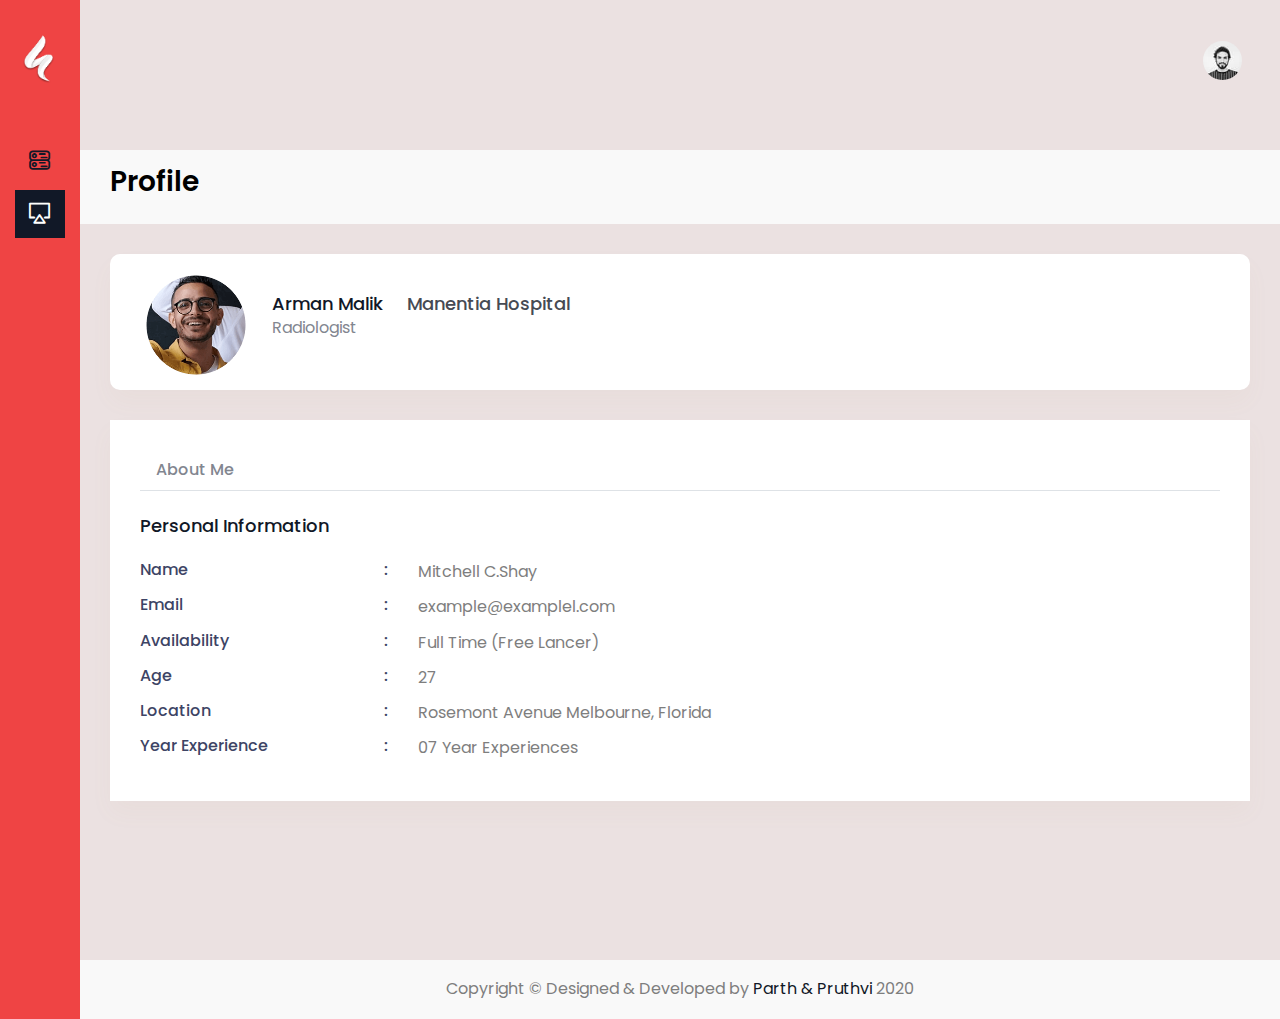
<file: app-profile.html>
<!DOCTYPE html>
<html lang="en">


<!-- Mirrored from welly.dexignzone.com/xhtml/app-profile.html by HTTrack Website Copier/3.x [XR&CO'2014], Thu, 17 Dec 2020 13:32:13 GMT -->
<head>
    <meta charset="utf-8">
    <meta http-equiv="X-UA-Compatible" content="IE=edge">
    <meta name="viewport" content="width=device-width,initial-scale=1">
    <title>Welly - Hospital Bootstrap Admin Dashboard</title>
    <!-- Favicon icon -->
    <link rel="icon" type="image/png" sizes="16x16" href="images/tr.png">
	<link href="vendor/bootstrap-select/dist/css/bootstrap-select.min.css" rel="stylesheet">
	<link href="vendor/lightgallery/css/lightgallery.min.css" rel="stylesheet">
    <link href="css/style.css" rel="stylesheet">
	<link href="https://fonts.googleapis.com/css2?family=Poppins:wght@100;200;300;400;500;600;700;800;900&amp;family=Roboto:wght@100;300;400;500;700;900&amp;display=swap" rel="stylesheet">
</head>

<body>

    <!--*******************
        Preloader start
    ********************-->
    <div id="preloader">
        <div class="sk-three-bounce">
            <div class="sk-child sk-bounce1"></div>
            <div class="sk-child sk-bounce2"></div>
            <div class="sk-child sk-bounce3"></div>
        </div>
    </div>
    <!--*******************
        Preloader end
    ********************-->


    <!--**********************************
        Main wrapper start
    ***********************************-->
    <div id="main-wrapper">

        <!--**********************************
            Nav header start
        ***********************************-->
        <div class="nav-header">
            <a href="index.html" class="brand-logo">
                <img class="logo-abbr" src="images/logo.png" alt="">
                <img class="logo-compact" src="images/logo-text.png" alt="">
                <img class="brand-title" src="images/logo-text.png" alt="">
            </a>

            <div class="nav-control">
                <div class="hamburger">
                    <span class="line"></span><span class="line"></span><span class="line"></span>
                </div>
            </div>
        </div>
        <!--**********************************
            Nav header end
        ***********************************-->
		
		<!--**********************************
            Chat box start
        ***********************************-->
		<div class="chatbox">
			<div class="chatbox-close"></div>
			<div class="custom-tab-1">
				<ul class="nav nav-tabs">
					<li class="nav-item">
						<a class="nav-link" data-toggle="tab" href="#notes">Notes</a>
					</li>
					<li class="nav-item">
						<a class="nav-link" data-toggle="tab" href="#alerts">Alerts</a>
					</li>
					<li class="nav-item">
						<a class="nav-link active" data-toggle="tab" href="#chat">Chat</a>
					</li>
				</ul>
				<div class="tab-content">
					<div class="tab-pane fade active show" id="chat" role="tabpanel">
						<div class="card mb-sm-3 mb-md-0 contacts_card dz-chat-user-box">
							<div class="card-header chat-list-header text-center">
								<a href="#"><svg xmlns="http://www.w3.org/2000/svg" xmlns:xlink="http://www.w3.org/1999/xlink" width="18px" height="18px" viewBox="0 0 24 24" version="1.1"><g stroke="none" stroke-width="1" fill="none" fill-rule="evenodd"><rect fill="#000000" x="4" y="11" width="16" height="2" rx="1"/><rect fill="#000000" opacity="0.3" transform="translate(12.000000, 12.000000) rotate(-270.000000) translate(-12.000000, -12.000000) " x="4" y="11" width="16" height="2" rx="1"/></g></svg></a>
								<div>
									<h6 class="mb-1">Chat List</h6>
									<p class="mb-0">Show All</p>
								</div>
								<a href="#"><svg xmlns="http://www.w3.org/2000/svg" xmlns:xlink="http://www.w3.org/1999/xlink" width="18px" height="18px" viewBox="0 0 24 24" version="1.1"><g stroke="none" stroke-width="1" fill="none" fill-rule="evenodd"><rect x="0" y="0" width="24" height="24"/><circle fill="#000000" cx="5" cy="12" r="2"/><circle fill="#000000" cx="12" cy="12" r="2"/><circle fill="#000000" cx="19" cy="12" r="2"/></g></svg></a>
							</div>
							<div class="card-body contacts_body p-0 dz-scroll  " id="DZ_W_Contacts_Body">
								<ul class="contacts">
									<li class="name-first-letter">A</li>
									<li class="active dz-chat-user">
										<div class="d-flex bd-highlight">
											<div class="img_cont">
												<img src="images/avatar/1.jpg" class="rounded-circle user_img" alt=""/>
												<span class="online_icon"></span>
											</div>
											<div class="user_info">
												<span>Archie Parker</span>
												<p>Kalid is online</p>
											</div>
										</div>
									</li>
									<li class="dz-chat-user">
										<div class="d-flex bd-highlight">
											<div class="img_cont">
												<img src="images/avatar/2.jpg" class="rounded-circle user_img" alt=""/>
												<span class="online_icon offline"></span>
											</div>
											<div class="user_info">
												<span>Alfie Mason</span>
												<p>Taherah left 7 mins ago</p>
											</div>
										</div>
									</li>
									<li class="dz-chat-user">
										<div class="d-flex bd-highlight">
											<div class="img_cont">
												<img src="images/avatar/3.jpg" class="rounded-circle user_img" alt=""/>
												<span class="online_icon"></span>
											</div>
											<div class="user_info">
												<span>AharlieKane</span>
												<p>Sami is online</p>
											</div>
										</div>
									</li>
									<li class="dz-chat-user">
										<div class="d-flex bd-highlight">
											<div class="img_cont">
												<img src="images/avatar/4.jpg" class="rounded-circle user_img" alt=""/>
												<span class="online_icon offline"></span>
											</div>
											<div class="user_info">
												<span>Athan Jacoby</span>
												<p>Nargis left 30 mins ago</p>
											</div>
										</div>
									</li>
									<li class="name-first-letter">B</li>
									<li class="dz-chat-user">
										<div class="d-flex bd-highlight">
											<div class="img_cont">
												<img src="images/avatar/5.jpg" class="rounded-circle user_img" alt=""/>
												<span class="online_icon offline"></span>
											</div>
											<div class="user_info">
												<span>Bashid Samim</span>
												<p>Rashid left 50 mins ago</p>
											</div>
										</div>
									</li>
									<li class="dz-chat-user">
										<div class="d-flex bd-highlight">
											<div class="img_cont">
												<img src="images/avatar/1.jpg" class="rounded-circle user_img" alt=""/>
												<span class="online_icon"></span>
											</div>
											<div class="user_info">
												<span>Breddie Ronan</span>
												<p>Kalid is online</p>
											</div>
										</div>
									</li>
									<li class="dz-chat-user">
										<div class="d-flex bd-highlight">
											<div class="img_cont">
												<img src="images/avatar/2.jpg" class="rounded-circle user_img" alt=""/>
												<span class="online_icon offline"></span>
											</div>
											<div class="user_info">
												<span>Ceorge Carson</span>
												<p>Taherah left 7 mins ago</p>
											</div>
										</div>
									</li>
									<li class="name-first-letter">D</li>
									<li class="dz-chat-user">
										<div class="d-flex bd-highlight">
											<div class="img_cont">
												<img src="images/avatar/3.jpg" class="rounded-circle user_img" alt=""/>
												<span class="online_icon"></span>
											</div>
											<div class="user_info">
												<span>Darry Parker</span>
												<p>Sami is online</p>
											</div>
										</div>
									</li>
									<li class="dz-chat-user">
										<div class="d-flex bd-highlight">
											<div class="img_cont">
												<img src="images/avatar/4.jpg" class="rounded-circle user_img" alt=""/>
												<span class="online_icon offline"></span>
											</div>
											<div class="user_info">
												<span>Denry Hunter</span>
												<p>Nargis left 30 mins ago</p>
											</div>
										</div>
									</li>
									<li class="name-first-letter">J</li>
									<li class="dz-chat-user">
										<div class="d-flex bd-highlight">
											<div class="img_cont">
												<img src="images/avatar/5.jpg" class="rounded-circle user_img" alt=""/>
												<span class="online_icon offline"></span>
											</div>
											<div class="user_info">
												<span>Jack Ronan</span>
												<p>Rashid left 50 mins ago</p>
											</div>
										</div>
									</li>
									<li class="dz-chat-user">
										<div class="d-flex bd-highlight">
											<div class="img_cont">
												<img src="images/avatar/1.jpg" class="rounded-circle user_img" alt=""/>
												<span class="online_icon"></span>
											</div>
											<div class="user_info">
												<span>Jacob Tucker</span>
												<p>Kalid is online</p>
											</div>
										</div>
									</li>
									<li class="dz-chat-user">
										<div class="d-flex bd-highlight">
											<div class="img_cont">
												<img src="images/avatar/2.jpg" class="rounded-circle user_img" alt=""/>
												<span class="online_icon offline"></span>
											</div>
											<div class="user_info">
												<span>James Logan</span>
												<p>Taherah left 7 mins ago</p>
											</div>
										</div>
									</li>
									<li class="dz-chat-user">
										<div class="d-flex bd-highlight">
											<div class="img_cont">
												<img src="images/avatar/3.jpg" class="rounded-circle user_img" alt=""/>
												<span class="online_icon"></span>
											</div>
											<div class="user_info">
												<span>Joshua Weston</span>
												<p>Sami is online</p>
											</div>
										</div>
									</li>
									<li class="name-first-letter">O</li>
									<li class="dz-chat-user">
										<div class="d-flex bd-highlight">
											<div class="img_cont">
												<img src="images/avatar/4.jpg" class="rounded-circle user_img" alt=""/>
												<span class="online_icon offline"></span>
											</div>
											<div class="user_info">
												<span>Oliver Acker</span>
												<p>Nargis left 30 mins ago</p>
											</div>
										</div>
									</li>
									<li class="dz-chat-user">
										<div class="d-flex bd-highlight">
											<div class="img_cont">
												<img src="images/avatar/5.jpg" class="rounded-circle user_img" alt=""/>
												<span class="online_icon offline"></span>
											</div>
											<div class="user_info">
												<span>Oscar Weston</span>
												<p>Rashid left 50 mins ago</p>
											</div>
										</div>
									</li>
								</ul>
							</div>
						</div>
						<div class="card chat dz-chat-history-box d-none">
							<div class="card-header chat-list-header text-center">
								<a href="#" class="dz-chat-history-back">
									<svg xmlns="http://www.w3.org/2000/svg" xmlns:xlink="http://www.w3.org/1999/xlink" width="18px" height="18px" viewBox="0 0 24 24" version="1.1"><g stroke="none" stroke-width="1" fill="none" fill-rule="evenodd"><polygon points="0 0 24 0 24 24 0 24"/><rect fill="#000000" opacity="0.3" transform="translate(15.000000, 12.000000) scale(-1, 1) rotate(-90.000000) translate(-15.000000, -12.000000) " x="14" y="7" width="2" height="10" rx="1"/><path d="M3.7071045,15.7071045 C3.3165802,16.0976288 2.68341522,16.0976288 2.29289093,15.7071045 C1.90236664,15.3165802 1.90236664,14.6834152 2.29289093,14.2928909 L8.29289093,8.29289093 C8.67146987,7.914312 9.28105631,7.90106637 9.67572234,8.26284357 L15.6757223,13.7628436 C16.0828413,14.136036 16.1103443,14.7686034 15.7371519,15.1757223 C15.3639594,15.5828413 14.7313921,15.6103443 14.3242731,15.2371519 L9.03007346,10.3841355 L3.7071045,15.7071045 Z" fill="#000000" fill-rule="nonzero" transform="translate(9.000001, 11.999997) scale(-1, -1) rotate(90.000000) translate(-9.000001, -11.999997) "/></g></svg>
								</a>
								<div>
									<h6 class="mb-1">Chat with Khelesh</h6>
									<p class="mb-0 text-success">Online</p>
								</div>							
								<div class="dropdown">
									<a href="#" data-toggle="dropdown" aria-expanded="false"><svg xmlns="http://www.w3.org/2000/svg" xmlns:xlink="http://www.w3.org/1999/xlink" width="18px" height="18px" viewBox="0 0 24 24" version="1.1"><g stroke="none" stroke-width="1" fill="none" fill-rule="evenodd"><rect x="0" y="0" width="24" height="24"/><circle fill="#000000" cx="5" cy="12" r="2"/><circle fill="#000000" cx="12" cy="12" r="2"/><circle fill="#000000" cx="19" cy="12" r="2"/></g></svg></a>
									<ul class="dropdown-menu dropdown-menu-right">
										<li class="dropdown-item"><i class="fa fa-user-circle text-primary mr-2"></i> View profile</li>
										<li class="dropdown-item"><i class="fa fa-users text-primary mr-2"></i> Add to close friends</li>
										<li class="dropdown-item"><i class="fa fa-plus text-primary mr-2"></i> Add to group</li>
										<li class="dropdown-item"><i class="fa fa-ban text-primary mr-2"></i> Block</li>
									</ul>
								</div>
							</div>
							<div class="card-body msg_card_body dz-scroll" id="DZ_W_Contacts_Body3">
								<div class="d-flex justify-content-start mb-4">
									<div class="img_cont_msg">
										<img src="images/avatar/1.jpg" class="rounded-circle user_img_msg" alt=""/>
									</div>
									<div class="msg_cotainer">
										Hi, how are you samim?
										<span class="msg_time">8:40 AM, Today</span>
									</div>
								</div>
								<div class="d-flex justify-content-end mb-4">
									<div class="msg_cotainer_send">
										Hi Khalid i am good tnx how about you?
										<span class="msg_time_send">8:55 AM, Today</span>
									</div>
									<div class="img_cont_msg">
								<img src="images/avatar/2.jpg" class="rounded-circle user_img_msg" alt=""/>
									</div>
								</div>
								<div class="d-flex justify-content-start mb-4">
									<div class="img_cont_msg">
										<img src="images/avatar/1.jpg" class="rounded-circle user_img_msg" alt=""/>
									</div>
									<div class="msg_cotainer">
										I am good too, thank you for your chat template
										<span class="msg_time">9:00 AM, Today</span>
									</div>
								</div>
								<div class="d-flex justify-content-end mb-4">
									<div class="msg_cotainer_send">
										You are welcome
										<span class="msg_time_send">9:05 AM, Today</span>
									</div>
									<div class="img_cont_msg">
								<img src="images/avatar/2.jpg" class="rounded-circle user_img_msg" alt=""/>
									</div>
								</div>
								<div class="d-flex justify-content-start mb-4">
									<div class="img_cont_msg">
										<img src="images/avatar/1.jpg" class="rounded-circle user_img_msg" alt=""/>
									</div>
									<div class="msg_cotainer">
										I am looking for your next templates
										<span class="msg_time">9:07 AM, Today</span>
									</div>
								</div>
								<div class="d-flex justify-content-end mb-4">
									<div class="msg_cotainer_send">
										Ok, thank you have a good day
										<span class="msg_time_send">9:10 AM, Today</span>
									</div>
									<div class="img_cont_msg">
										<img src="images/avatar/2.jpg" class="rounded-circle user_img_msg" alt=""/>
									</div>
								</div>
								<div class="d-flex justify-content-start mb-4">
									<div class="img_cont_msg">
										<img src="images/avatar/1.jpg" class="rounded-circle user_img_msg" alt=""/>
									</div>
									<div class="msg_cotainer">
										Bye, see you
										<span class="msg_time">9:12 AM, Today</span>
									</div>
								</div>
								<div class="d-flex justify-content-start mb-4">
									<div class="img_cont_msg">
										<img src="images/avatar/1.jpg" class="rounded-circle user_img_msg" alt=""/>
									</div>
									<div class="msg_cotainer">
										Hi, how are you samim?
										<span class="msg_time">8:40 AM, Today</span>
									</div>
								</div>
								<div class="d-flex justify-content-end mb-4">
									<div class="msg_cotainer_send">
										Hi Khalid i am good tnx how about you?
										<span class="msg_time_send">8:55 AM, Today</span>
									</div>
									<div class="img_cont_msg">
								<img src="images/avatar/2.jpg" class="rounded-circle user_img_msg" alt=""/>
									</div>
								</div>
								<div class="d-flex justify-content-start mb-4">
									<div class="img_cont_msg">
										<img src="images/avatar/1.jpg" class="rounded-circle user_img_msg" alt=""/>
									</div>
									<div class="msg_cotainer">
										I am good too, thank you for your chat template
										<span class="msg_time">9:00 AM, Today</span>
									</div>
								</div>
								<div class="d-flex justify-content-end mb-4">
									<div class="msg_cotainer_send">
										You are welcome
										<span class="msg_time_send">9:05 AM, Today</span>
									</div>
									<div class="img_cont_msg">
								<img src="images/avatar/2.jpg" class="rounded-circle user_img_msg" alt=""/>
									</div>
								</div>
								<div class="d-flex justify-content-start mb-4">
									<div class="img_cont_msg">
										<img src="images/avatar/1.jpg" class="rounded-circle user_img_msg" alt=""/>
									</div>
									<div class="msg_cotainer">
										I am looking for your next templates
										<span class="msg_time">9:07 AM, Today</span>
									</div>
								</div>
								<div class="d-flex justify-content-end mb-4">
									<div class="msg_cotainer_send">
										Ok, thank you have a good day
										<span class="msg_time_send">9:10 AM, Today</span>
									</div>
									<div class="img_cont_msg">
										<img src="images/avatar/2.jpg" class="rounded-circle user_img_msg" alt=""/>
									</div>
								</div>
								<div class="d-flex justify-content-start mb-4">
									<div class="img_cont_msg">
										<img src="images/avatar/1.jpg" class="rounded-circle user_img_msg" alt=""/>
									</div>
									<div class="msg_cotainer">
										Bye, see you
										<span class="msg_time">9:12 AM, Today</span>
									</div>
								</div>
							</div>
							<div class="card-footer type_msg">
								<div class="input-group">
									<textarea class="form-control" placeholder="Type your message..."></textarea>
									<div class="input-group-append">
										<button type="button" class="btn btn-primary"><i class="fa fa-location-arrow"></i></button>
									</div>
								</div>
							</div>
						</div>
					</div>
					<div class="tab-pane fade" id="alerts" role="tabpanel">
						<div class="card mb-sm-3 mb-md-0 contacts_card">
							<div class="card-header chat-list-header text-center">
								<a href="#"><svg xmlns="http://www.w3.org/2000/svg" xmlns:xlink="http://www.w3.org/1999/xlink" width="18px" height="18px" viewBox="0 0 24 24" version="1.1"><g stroke="none" stroke-width="1" fill="none" fill-rule="evenodd"><rect x="0" y="0" width="24" height="24"/><circle fill="#000000" cx="5" cy="12" r="2"/><circle fill="#000000" cx="12" cy="12" r="2"/><circle fill="#000000" cx="19" cy="12" r="2"/></g></svg></a>
								<div>
									<h6 class="mb-1">Notications</h6>
									<p class="mb-0">Show All</p>
								</div>
								<a href="#"><svg xmlns="http://www.w3.org/2000/svg" xmlns:xlink="http://www.w3.org/1999/xlink" width="18px" height="18px" viewBox="0 0 24 24" version="1.1"><g stroke="none" stroke-width="1" fill="none" fill-rule="evenodd"><rect x="0" y="0" width="24" height="24"/><path d="M14.2928932,16.7071068 C13.9023689,16.3165825 13.9023689,15.6834175 14.2928932,15.2928932 C14.6834175,14.9023689 15.3165825,14.9023689 15.7071068,15.2928932 L19.7071068,19.2928932 C20.0976311,19.6834175 20.0976311,20.3165825 19.7071068,20.7071068 C19.3165825,21.0976311 18.6834175,21.0976311 18.2928932,20.7071068 L14.2928932,16.7071068 Z" fill="#000000" fill-rule="nonzero" opacity="0.3"/><path d="M11,16 C13.7614237,16 16,13.7614237 16,11 C16,8.23857625 13.7614237,6 11,6 C8.23857625,6 6,8.23857625 6,11 C6,13.7614237 8.23857625,16 11,16 Z M11,18 C7.13400675,18 4,14.8659932 4,11 C4,7.13400675 7.13400675,4 11,4 C14.8659932,4 18,7.13400675 18,11 C18,14.8659932 14.8659932,18 11,18 Z" fill="#000000" fill-rule="nonzero"/></g></svg></a>
							</div>
							<div class="card-body contacts_body p-0 dz-scroll" id="DZ_W_Contacts_Body1">
								<ul class="contacts">
									<li class="name-first-letter">SEVER STATUS</li>
									<li class="active">
										<div class="d-flex bd-highlight">
											<div class="img_cont primary">KK</div>
											<div class="user_info">
												<span>David Nester Birthday</span>
												<p class="text-primary">Today</p>
											</div>
										</div>
									</li>
									<li class="name-first-letter">SOCIAL</li>
									<li>
										<div class="d-flex bd-highlight">
											<div class="img_cont success">RU<i class="icon fa-birthday-cake"></i></div>
											<div class="user_info">
												<span>Perfection Simplified</span>
												<p>Jame Smith commented on your status</p>
											</div>
										</div>
									</li>
									<li class="name-first-letter">SEVER STATUS</li>
									<li>
										<div class="d-flex bd-highlight">
											<div class="img_cont primary">AU<i class="icon fa fa-user-plus"></i></div>
											<div class="user_info">
												<span>AharlieKane</span>
												<p>Sami is online</p>
											</div>
										</div>
									</li>
									<li>
										<div class="d-flex bd-highlight">
											<div class="img_cont info">MO<i class="icon fa fa-user-plus"></i></div>
											<div class="user_info">
												<span>Athan Jacoby</span>
												<p>Nargis left 30 mins ago</p>
											</div>
										</div>
									</li>
								</ul>
							</div>
							<div class="card-footer"></div>
						</div>
					</div>
					<div class="tab-pane fade" id="notes">
						<div class="card mb-sm-3 mb-md-0 note_card">
							<div class="card-header chat-list-header text-center">
								<a href="#"><svg xmlns="http://www.w3.org/2000/svg" xmlns:xlink="http://www.w3.org/1999/xlink" width="18px" height="18px" viewBox="0 0 24 24" version="1.1"><g stroke="none" stroke-width="1" fill="none" fill-rule="evenodd"><rect fill="#000000" x="4" y="11" width="16" height="2" rx="1"/><rect fill="#000000" opacity="0.3" transform="translate(12.000000, 12.000000) rotate(-270.000000) translate(-12.000000, -12.000000) " x="4" y="11" width="16" height="2" rx="1"/></g></svg></a>
								<div>
									<h6 class="mb-1">Notes</h6>
									<p class="mb-0">Add New Nots</p>
								</div>
								<a href="#"><svg xmlns="http://www.w3.org/2000/svg" xmlns:xlink="http://www.w3.org/1999/xlink" width="18px" height="18px" viewBox="0 0 24 24" version="1.1"><g stroke="none" stroke-width="1" fill="none" fill-rule="evenodd"><rect x="0" y="0" width="24" height="24"/><path d="M14.2928932,16.7071068 C13.9023689,16.3165825 13.9023689,15.6834175 14.2928932,15.2928932 C14.6834175,14.9023689 15.3165825,14.9023689 15.7071068,15.2928932 L19.7071068,19.2928932 C20.0976311,19.6834175 20.0976311,20.3165825 19.7071068,20.7071068 C19.3165825,21.0976311 18.6834175,21.0976311 18.2928932,20.7071068 L14.2928932,16.7071068 Z" fill="#000000" fill-rule="nonzero" opacity="0.3"/><path d="M11,16 C13.7614237,16 16,13.7614237 16,11 C16,8.23857625 13.7614237,6 11,6 C8.23857625,6 6,8.23857625 6,11 C6,13.7614237 8.23857625,16 11,16 Z M11,18 C7.13400675,18 4,14.8659932 4,11 C4,7.13400675 7.13400675,4 11,4 C14.8659932,4 18,7.13400675 18,11 C18,14.8659932 14.8659932,18 11,18 Z" fill="#000000" fill-rule="nonzero"/></g></svg></a>
							</div>
							<div class="card-body contacts_body p-0 dz-scroll" id="DZ_W_Contacts_Body2">
								<ul class="contacts">
									<li class="active">
										<div class="d-flex bd-highlight">
											<div class="user_info">
												<span>New order placed..</span>
												<p>10 Aug 2020</p>
											</div>
											<div class="ml-auto">
												<a href="#" class="btn btn-primary btn-xs sharp mr-1"><i class="fa fa-pencil"></i></a>
												<a href="#" class="btn btn-danger btn-xs sharp"><i class="fa fa-trash"></i></a>
											</div>
										</div>
									</li>
									<li>
										<div class="d-flex bd-highlight">
											<div class="user_info">
												<span>Youtube, a video-sharing website..</span>
												<p>10 Aug 2020</p>
											</div>
											<div class="ml-auto">
												<a href="#" class="btn btn-primary btn-xs sharp mr-1"><i class="fa fa-pencil"></i></a>
												<a href="#" class="btn btn-danger btn-xs sharp"><i class="fa fa-trash"></i></a>
											</div>
										</div>
									</li>
									<li>
										<div class="d-flex bd-highlight">
											<div class="user_info">
												<span>john just buy your product..</span>
												<p>10 Aug 2020</p>
											</div>
											<div class="ml-auto">
												<a href="#" class="btn btn-primary btn-xs sharp mr-1"><i class="fa fa-pencil"></i></a>
												<a href="#" class="btn btn-danger btn-xs sharp"><i class="fa fa-trash"></i></a>
											</div>
										</div>
									</li>
									<li>
										<div class="d-flex bd-highlight">
											<div class="user_info">
												<span>Athan Jacoby</span>
												<p>10 Aug 2020</p>
											</div>
											<div class="ml-auto">
												<a href="#" class="btn btn-primary btn-xs sharp mr-1"><i class="fa fa-pencil"></i></a>
												<a href="#" class="btn btn-danger btn-xs sharp"><i class="fa fa-trash"></i></a>
											</div>
										</div>
									</li>
								</ul>
							</div>
						</div>
					</div>
				</div>
			</div>
		</div>
		<!--**********************************
            Chat box End
        ***********************************-->


		
		
        <!--**********************************
            Header start
        ***********************************-->
        <div class="header">
            <div class="header-content">
                <nav class="navbar navbar-expand">
                    <div class="collapse navbar-collapse justify-content-between">
                        <div class="header-left">
                            <div class="dashboard_bar">
								
                            </div>
                        </div>
                        <ul class="navbar-nav header-right">
                            <li class="nav-item dropdown header-profile">
                                <a class="nav-link" href="javascript:void(0)" role="button" data-toggle="dropdown">
                                    <img src="images/profile/17.jpg" class="img-fluid rounded-circle" width="20" alt=""/>
                                </a>
                                <div class="dropdown-menu dropdown-menu-right">
                                    <a href="app-profile.html" class="dropdown-item ai-icon">
                                        <svg id="icon-user1" xmlns="http://www.w3.org/2000/svg" class="text-primary" width="18" height="18" viewBox="0 0 24 24" fill="none" stroke="currentColor" stroke-width="2" stroke-linecap="round" stroke-linejoin="round"><path d="M20 21v-2a4 4 0 0 0-4-4H8a4 4 0 0 0-4 4v2"></path><circle cx="12" cy="7" r="4"></circle></svg>
                                        <span class="ml-2">Profile </span>
                                    </a>
                                    <a href="page-login.html" class="dropdown-item ai-icon">
                                        <svg id="icon-logout" xmlns="http://www.w3.org/2000/svg" class="text-danger" width="18" height="18" viewBox="0 0 24 24" fill="none" stroke="currentColor" stroke-width="2" stroke-linecap="round" stroke-linejoin="round"><path d="M9 21H5a2 2 0 0 1-2-2V5a2 2 0 0 1 2-2h4"></path><polyline points="16 17 21 12 16 7"></polyline><line x1="21" y1="12" x2="9" y2="12"></line></svg>
                                        <span class="ml-2">Logout </span>
                                    </a>
                                </div>
                            </li>
                        </ul>
                    </div>
                </nav>
            </div>
        </div>
        <!--**********************************
            Header end ti-comment-alt
        ***********************************-->

        <!--**********************************
            Sidebar start
        ***********************************-->
        <div class="deznav">
            <div class="deznav-scroll">
				<ul class="metismenu" id="menu">
                    <li><a class="has-arrow ai-icon" href="javascript:void()" aria-expanded="false">
							<i class="flaticon-381-networking"></i>
							<span class="nav-text">Dashboard</span>
						</a>
                        <ul aria-expanded="false">
							<li><a href="index.html">Dashboard</a></li>
							<li><a href="patient.html">Patient</a></li>
						</ul>
                    </li>
                    <li><a class="has-arrow ai-icon" href="javascript:void()" aria-expanded="false">
							<i class="flaticon-381-television"></i>
							<span class="nav-text">Doctors</span>
						</a>
                        <ul aria-expanded="false">
                            <li><a href="app-profile.html">Profile</a></li>
                        </ul>
                    </li>
                </ul>
			</div>
        </div>
        <!--**********************************
            Sidebar end
        ***********************************-->

        <!--**********************************
            Content body start
        ***********************************-->
        <div class="content-body">
            <div class="container-fluid">
                <div class="page-titles">
					<h4>Profile</h4>
                </div>
                <!-- row -->
                <div class="row">
                    <div class="col-lg-12">
                        <div class="profile card card-body px-3 pt-3 pb-0">
                            <div class="profile-head">
                                <div class="photo-content">
                                </div>
                                <div class="profile-info">
									<div class="profile-photo">
										<img src="images/profile/profile.png" class="img-fluid rounded-circle" alt="">
									</div>
									<div class="profile-details">
										<div class="profile-name px-3 pt-2">
											<h4 class="text-primary mb-0">Arman Malik</h4>
											<p>Radiologist</p>
										</div>
										<div class="profile-email px-2 pt-2">
											<h4 class="text-muted mb-0">Manentia Hospital</h4>
										</div>
										
									</div>
                                </div>
                            </div>
                        </div>
                    </div>
                </div>
                <div class="row">
                    <div class="col-xl-12">
                        <div class="card">
                            <div class="card-body">
                                <div class="profile-tab">
                                    <div class="custom-tab-1">
                                        <ul class="nav nav-tabs">
                                            <li class="nav-item"><a href="#about-me" data-toggle="tab" class="nav-link">About Me</a>
                                            </li>
                                        </ul>
                                        <div class="tab-content">
                                            <div id="about-me" >
												<br>
                                                <div class="profile-personal-info">
                                                    <h4 class="text-primary mb-4">Personal Information</h4>
                                                    <div class="row mb-2">
                                                        <div class="col-3">
                                                            <h5 class="f-w-500">Name <span class="pull-right">:</span>
                                                            </h5>
                                                        </div>
                                                        <div class="col-9"><span>Mitchell C.Shay</span>
                                                        </div>
                                                    </div>
                                                    <div class="row mb-2">
                                                        <div class="col-3">
                                                            <h5 class="f-w-500">Email <span class="pull-right">:</span>
                                                            </h5>
                                                        </div>
                                                        <div class="col-9"><span>example@examplel.com</span>
                                                        </div>
                                                    </div>
                                                    <div class="row mb-2">
                                                        <div class="col-3">
                                                            <h5 class="f-w-500">Availability <span class="pull-right">:</span></h5>
                                                        </div>
                                                        <div class="col-9"><span>Full Time (Free Lancer)</span>
                                                        </div>
                                                    </div>
                                                    <div class="row mb-2">
                                                        <div class="col-3">
                                                            <h5 class="f-w-500">Age <span class="pull-right">:</span>
                                                            </h5>
                                                        </div>
                                                        <div class="col-9"><span>27</span>
                                                        </div>
                                                    </div>
                                                    <div class="row mb-2">
                                                        <div class="col-3">
                                                            <h5 class="f-w-500">Location <span class="pull-right">:</span></h5>
                                                        </div>
                                                        <div class="col-9"><span>Rosemont Avenue Melbourne,
                                                                Florida</span>
                                                        </div>
                                                    </div>
                                                    <div class="row mb-2">
                                                        <div class="col-3">
                                                            <h5 class="f-w-500">Year Experience <span class="pull-right">:</span></h5>
                                                        </div>
                                                        <div class="col-9"><span>07 Year Experiences</span>
                                                        </div>
                                                    </div>
                                                </div>
                                            </div>
                                        </div>
                                    </div>
									<!-- Modal -->
									<div class="modal fade" id="replyModal">
										<div class="modal-dialog modal-dialog-centered" role="document">
											<div class="modal-content">
												<div class="modal-header">
													<h5 class="modal-title">Post Reply</h5>
													<button type="button" class="close" data-dismiss="modal"><span>&times;</span></button>
												</div>
												<div class="modal-body">
													<form>
														<textarea class="form-control" rows="4">Message</textarea>
													</form>
												</div>
												<div class="modal-footer">
													<button type="button" class="btn btn-danger light" data-dismiss="modal">Close</button>
													<button type="button" class="btn btn-primary">Reply</button>
												</div>
											</div>
										</div>
									</div>
                                </div>
                            </div>
                        </div>
                    </div>
                </div>
            </div>
        </div>
        <!--**********************************
            Content body end
        ***********************************-->


        <!--**********************************
            Footer start
        ***********************************-->
		<div class="footer">
            <div class="copyright">
                <p>Copyright © Designed &amp; Developed by <a href="https://www.rayscan.in/" target="_blank">Parth & Pruthvi</a> 2020</p>
            </div>
        </div>
        <!--**********************************
            Footer end
        ***********************************-->

        <!--**********************************
           Support ticket button start
        ***********************************-->

        <!--**********************************
           Support ticket button end
        ***********************************-->

        
    </div>
    <!--**********************************
        Main wrapper end
    ***********************************-->
	
	<!--removeIf(production)-->
        
    <!--**********************************
        Scripts
    ***********************************-->
    <!-- Required vendors -->
    <script src="vendor/global/global.min.js"></script>
	<script src="vendor/bootstrap-select/dist/js/bootstrap-select.min.js"></script>
    <script src="js/custom.min.js"></script>
	<script src="js/deznav-init.js"></script>
	<script src="vendor/lightgallery/js/lightgallery-all.min.js"></script>
	<script>
		$('#lightgallery').lightGallery({
			thumbnail:true,
		});
	</script>
    



	
		
</body>


<!-- Mirrored from welly.dexignzone.com/xhtml/app-profile.html by HTTrack Website Copier/3.x [XR&CO'2014], Thu, 17 Dec 2020 13:32:16 GMT -->
</html>
</file>
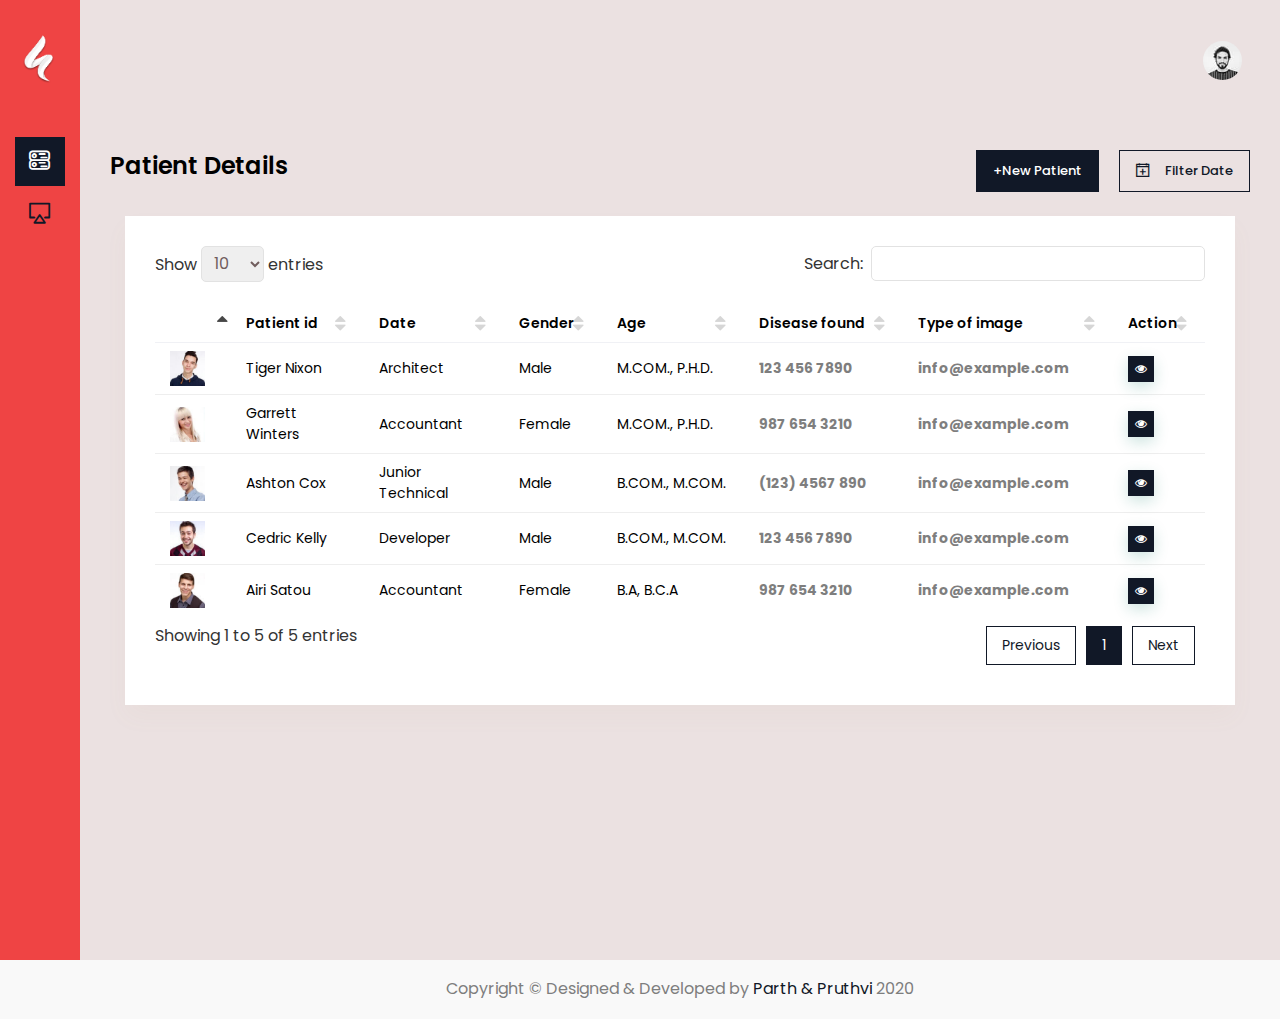
<file: patient.html>
<!DOCTYPE html>
<html lang="en">


<!-- Mirrored from welly.dexignzone.com/xhtml/table-datatable-basic.html by HTTrack Website Copier/3.x [XR&CO'2014], Thu, 17 Dec 2020 14:06:53 GMT -->
<head>
    <meta charset="utf-8">
    <meta http-equiv="X-UA-Compatible" content="IE=edge">
    <meta name="viewport" content="width=device-width,initial-scale=1">
    <title>Welly - Hospital Bootstrap Admin Dashboard</title>
    <!-- Favicon icon -->
    <link rel="icon" type="image/png" sizes="16x16" href="images/tr.png">
    <!-- Datatable -->
    <link href="vendor/datatables/css/jquery.dataTables.min.css" rel="stylesheet">
    <!-- Custom Stylesheet -->
    <link href="vendor/bootstrap-select/dist/css/bootstrap-select.min.css" rel="stylesheet">
    <link href="css/style.css" rel="stylesheet">
	<link href="https://fonts.googleapis.com/css2?family=Poppins:wght@100;200;300;400;500;600;700;800;900&amp;family=Roboto:wght@100;300;400;500;700;900&amp;display=swap" rel="stylesheet">
</head>

<body>

    <!--*******************
        Preloader start
    ********************-->
    <div id="preloader">
        <div class="sk-three-bounce">
            <div class="sk-child sk-bounce1"></div>
            <div class="sk-child sk-bounce2"></div>
            <div class="sk-child sk-bounce3"></div>
        </div>
    </div>
    <!--*******************
        Preloader end
    ********************-->


    <!--**********************************
        Main wrapper start
    ***********************************-->
    <div id="main-wrapper">

        <!--**********************************
            Nav header start
        ***********************************-->
        <div class="nav-header">
            <a href="index.html" class="brand-logo">
                <img class="logo-abbr" src="images/logo.png" alt="">
                <img class="logo-compact" src="images/logo-text.png" alt="">
                <img class="brand-title" src="images/logo-text.png" alt="">
            </a>

            <div class="nav-control">
                <div class="hamburger">
                    <span class="line"></span><span class="line"></span><span class="line"></span>
                </div>
            </div>
        </div>
        <!--**********************************
            Nav header end
        ***********************************-->
		
		
        <!--**********************************
            Header start
        ***********************************-->
        <div class="header">
            <div class="header-content">
                <nav class="navbar navbar-expand">
                    <div class="collapse navbar-collapse justify-content-between">
                        <div class="header-left">
                        </div>
                        <ul class="navbar-nav header-right">
							<li class="nav-item dropdown header-profile">
                                <a class="nav-link" href="javascript:void(0)" role="button" data-toggle="dropdown">

                                    <img src="images/profile/17.jpg " class="img-fluid rounded-circle" width="20" alt=""/>
                                </a>
                                <div class="dropdown-menu dropdown-menu-right ">
                                    <a href="app-profile.html" class="dropdown-item ai-icon">
                                        <svg id="icon-user1" xmlns="http://www.w3.org/2000/svg" class="text-primary" width="18" height="18" viewBox="0 0 24 24" fill="none" stroke="currentColor" stroke-width="2" stroke-linecap="round" stroke-linejoin="round"><path d="M20 21v-2a4 4 0 0 0-4-4H8a4 4 0 0 0-4 4v2"></path><circle cx="12" cy="7" r="4"></circle></svg>
                                        <span class="ml-2">Profile </span>
                                    </a>
                                </div>
                            </li>
                        </ul>
                    </div>
                </nav>
            </div>
        </div>
        <!--**********************************
            Header end ti-comment-alt
        ***********************************-->

        <!--**********************************
            Sidebar start
        ***********************************-->
        <div class="deznav">
            <div class="deznav-scroll">
				<ul class="metismenu" id="menu">
                    <li><a class="has-arrow ai-icon" href="javascript:void()" aria-expanded="false">
							<i class="flaticon-381-networking"></i>
							<span class="nav-text">Dashboard</span>
						</a>
                        <ul aria-expanded="false">
							<li><a href="index.html">Dashboard</a></li>
							<li><a href="patient.html">Patient</a></li>
						</ul>
                    </li>
                    <li><a class="has-arrow ai-icon" href="javascript:void()" aria-expanded="false">
							<i class="flaticon-381-television"></i>
							<span class="nav-text">Doctors</span>
						</a>
                        <ul aria-expanded="false">
                            <li><a href="app-profile.html">Profile</a></li>
                        </ul>
                    </li>
                </ul>
			</div>
        </div>
        <!--**********************************
            Sidebar end
        ***********************************-->

        <!--**********************************
            Content body start
        ***********************************-->
        <div class="content-body">
            <div class="container-fluid">
                <div class="form-head align-items-center d-flex mb-sm-4 mb-3">
					<div class="mr-auto">
						<h2 class="text-black font-w600">Patient Details</h2>
					</div>
					<div>
						<a href="javascript:void(0)" class="btn btn-primary mr-3" data-toggle="modal" data-target="#addOrderModal">+New Patient</a>
						<a href="index.html" class="btn btn-outline-primary"><i class="las la-calendar-plus scale5 mr-3"></i>Filter Date</a>
					</div>
				</div>
                <!-- row -->
					<div class="col-12">
                        <div class="card">
                            <div class="card-body">
                                <div class="table-responsive">  
                                    <table id="example3" class="display min-w850">
                                        <thead>
                                            <tr>
                                                <th></th>
                                                <th>Patient id</th>
                                                <th>Date</th>
                                                <th>Gender</th>
                                                <th>Age</th>
                                                <th>Disease found</th>
                                                <th>Type of image</th>
                                                <th>Action</th>
                                            </tr>
                                        </thead>
                                        <tbody>
                                            <tr>
                                                <td><img  width="35" src="images/profile/small/pic1.jpg" alt=""></td>
                                                <td>Tiger Nixon</td>
                                                <td>Architect</td>
                                                <td>Male</td>
                                                <td>M.COM., P.H.D.</td>
                                                <td><a href="javascript:void(0);"><strong>123 456 7890</strong></a></td>
                                                <td><a href="javascript:void(0);"><strong>info@example.com</strong></a></td>
                                                <td>
													<div class="d-flex">
														<!--<a href="#" class="btn btn-primary shadow btn-xs sharp mr-1"><i class="fa fa-pencil"></i></a>
                                                        <a href="#" class="btn btn-danger shadow btn-xs sharp mr-1"><i class="fa fa-trash"></i></a>-->
                                                        <a href="report.html" class="btn btn-primary shadow btn-xs sharp"><i class="fa fa-eye"></i></a>
													</div>												
												</td>												
                                            </tr>
                                            <tr>
												<td><img  width="35" src="images/profile/small/pic2.jpg" alt=""></td>
                                                <td>Garrett Winters</td>
                                                <td>Accountant</td>
                                                <td>Female</td>
                                                <td>M.COM., P.H.D.</td>
                                                <td><a href="javascript:void(0);"><strong>987 654 3210</a></strong></td>
												<td><a href="javascript:void(0);"><strong>info@example.com</a></strong></td>
                                                <td>
													<div class="d-flex">
														<!--<a href="#" class="btn btn-primary shadow btn-xs sharp mr-1"><i class="fa fa-pencil"></i></a>
                                                        <a href="#" class="btn btn-danger shadow btn-xs sharp mr-1"><i class="fa fa-trash"></i></a>-->
                                                        <a href="report.html" class="btn btn-primary shadow btn-xs sharp"><i class="fa fa-eye"></i></a>
													</div>
												</td>
                                            </tr>
                                            <tr>
												<td><img  width="35" src="images/profile/small/pic3.jpg" alt=""></td>
                                                <td>Ashton Cox</td>
                                                <td>Junior Technical</td>
                                                <td>Male</td>
                                                <td>B.COM., M.COM.</td>
                                                <td><a href="javascript:void(0);"><strong>(123) 4567 890</a></strong></td>
												<td><a href="javascript:void(0);"><strong>info@example.com</a></strong></td>
												<td>
													<div class="d-flex">
														<!--<a href="#" class="btn btn-primary shadow btn-xs sharp mr-1"><i class="fa fa-pencil"></i></a>
                                                        <a href="#" class="btn btn-danger shadow btn-xs sharp mr-1"><i class="fa fa-trash"></i></a>-->
                                                        <a href="report.html" class="btn btn-primary shadow btn-xs sharp"><i class="fa fa-eye"></i></a>
													</div>
												</td>
                                            </tr>
                                            <tr>
												<td><img  width="35" src="images/profile/small/pic4.jpg" alt=""></td>
                                                <td>Cedric Kelly</td>
                                                <td>Developer</td>
                                                <td>Male</td>
												<td>B.COM., M.COM.</td>
                                                <td><a href="javascript:void(0);"><strong>123 456 7890</a></strong></td>
                                                <td><a href="javascript:void(0);"><strong>info@example.com</a></strong></td>
                                                <td>
													<div class="d-flex">
														<!--<a href="#" class="btn btn-primary shadow btn-xs sharp mr-1"><i class="fa fa-pencil"></i></a>
                                                        <a href="#" class="btn btn-danger shadow btn-xs sharp mr-1"><i class="fa fa-trash"></i></a>-->
                                                        <a href="report.html" class="btn btn-primary shadow btn-xs sharp"><i class="fa fa-eye"></i></a>
													</div>
												</td>
                                            </tr>
                                            <tr>
												<td><img width="35" src="images/profile/small/pic5.jpg" alt=""></td>
                                                <td>Airi Satou</td>
                                                <td>Accountant</td>
                                                <td>Female</td>
												<td>B.A, B.C.A</td>
                                                <td><a href="javascript:void(0);"><strong>987 654 3210</a></strong></td>
                                                <td><a href="javascript:void(0);"><strong>info@example.com</a></strong></td>
                                                <td>
													<div class="d-flex">
														<!--<a href="#" class="btn btn-primary shadow btn-xs sharp mr-1"><i class="fa fa-pencil"></i></a>
                                                        <a href="#" class="btn btn-danger shadow btn-xs sharp mr-1"><i class="fa fa-trash"></i></a>-->
                                                        <a href="report.html" class="btn btn-primary shadow btn-xs sharp"><i class="fa fa-eye"></i></a>
													</div>
												</td>
                                            </tr>
                                        </tbody>
                                    </table>
                                </div>
                            </div>
                        </div>
                    </div>
				</div>
            </div>
        </div>
        <!--**********************************
            Content body end
        ***********************************-->


        <!--**********************************
            Footer start
        ***********************************-->
		<div class="footer">
            <div class="copyright">
                <p>Copyright © Designed &amp; Developed by <a href="https://www.rayscan.in/" target="_blank">Parth & Pruthvi</a> 2020</p>
            </div>
        </div>
        <!--**********************************
            Footer end
        ***********************************-->

        <!--**********************************
           Support ticket button start
        ***********************************-->

        <!--**********************************
           Support ticket button end
        ***********************************-->

        
    </div>
    <!--**********************************
        Main wrapper end
    ***********************************-->

    <!--**********************************
        Scripts
    ***********************************-->
    <!-- Required vendors -->
    <script src="vendor/global/global.min.js"></script>
	<script src="vendor/bootstrap-select/dist/js/bootstrap-select.min.js"></script>
    <script src="js/custom.min.js"></script>
	<script src="js/deznav-init.js"></script>
	
    <!-- Datatable -->
    <script src="vendor/datatables/js/jquery.dataTables.min.js"></script>
    <script src="js/plugins-init/datatables.init.js"></script>

</body>

<!-- Mirrored from welly.dexignzone.com/xhtml/table-datatable-basic.html by HTTrack Website Copier/3.x [XR&CO'2014], Thu, 17 Dec 2020 14:06:55 GMT -->
</html>
</file>
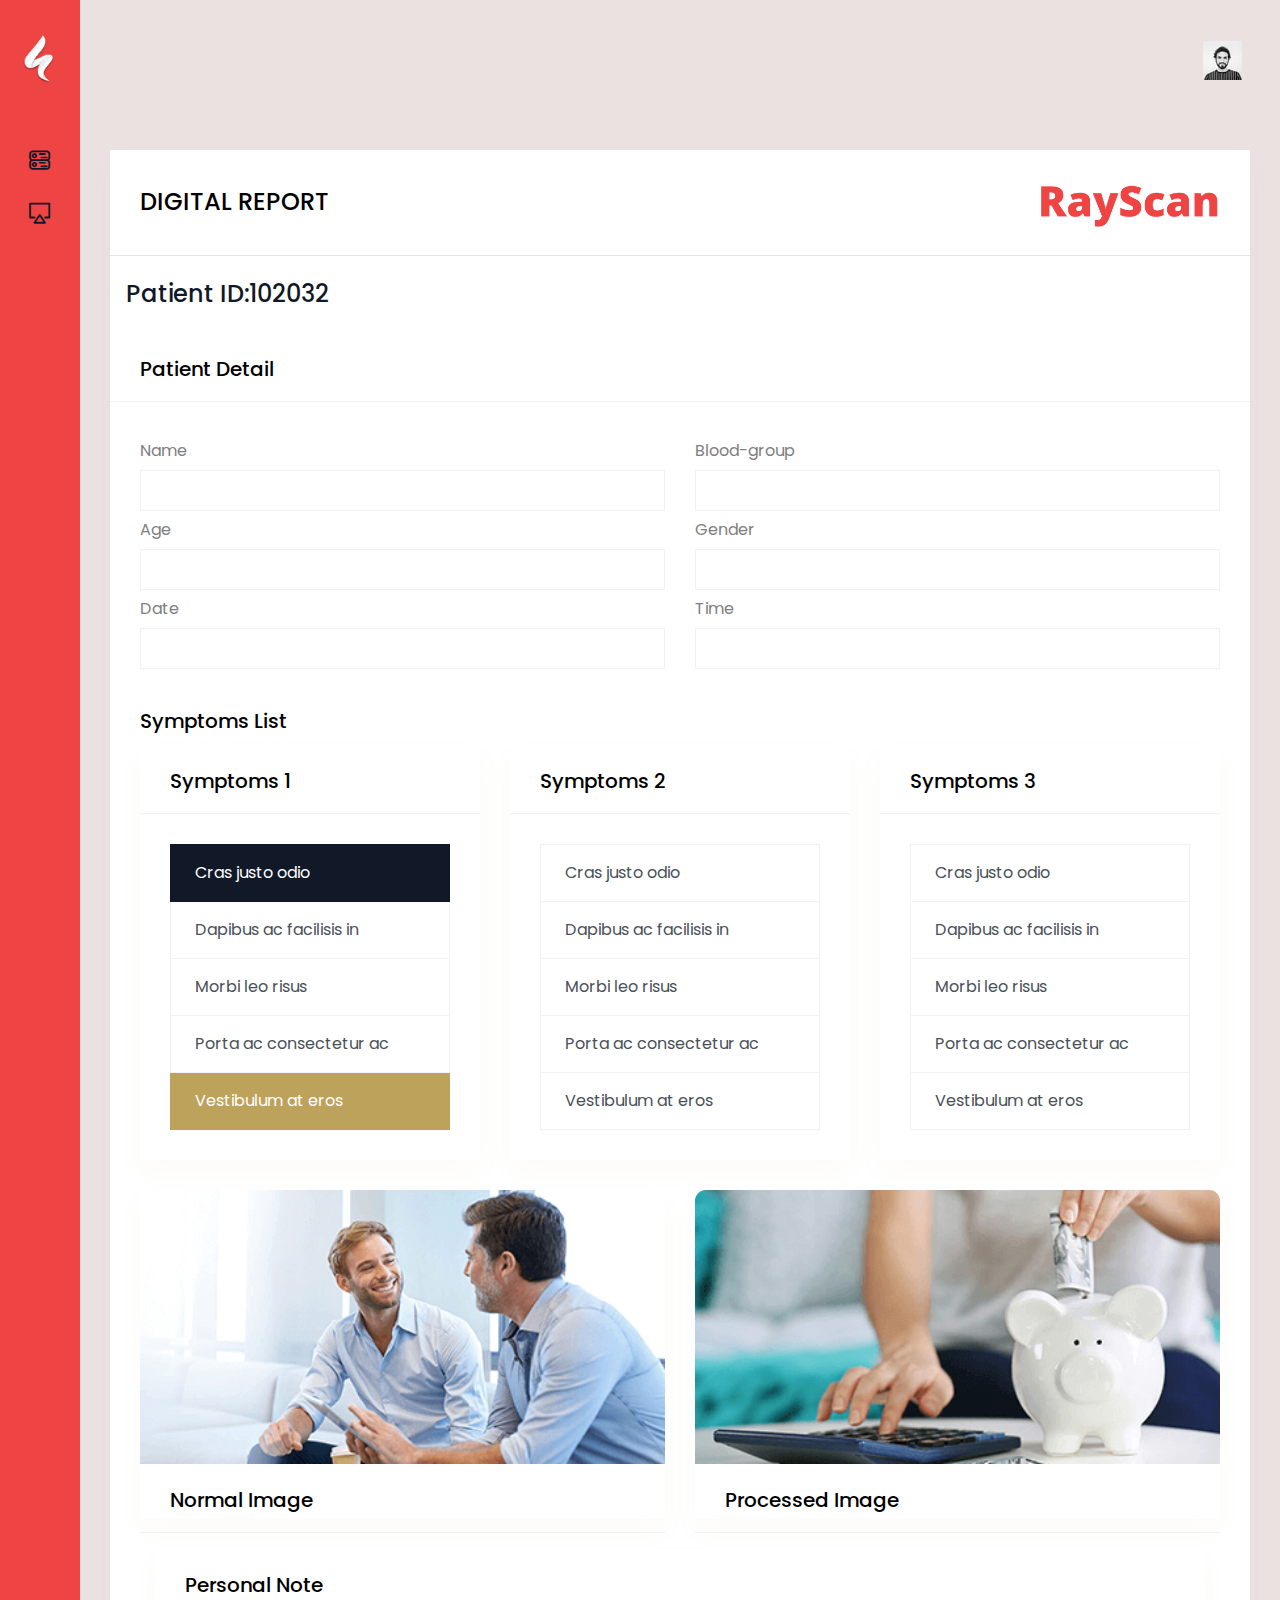
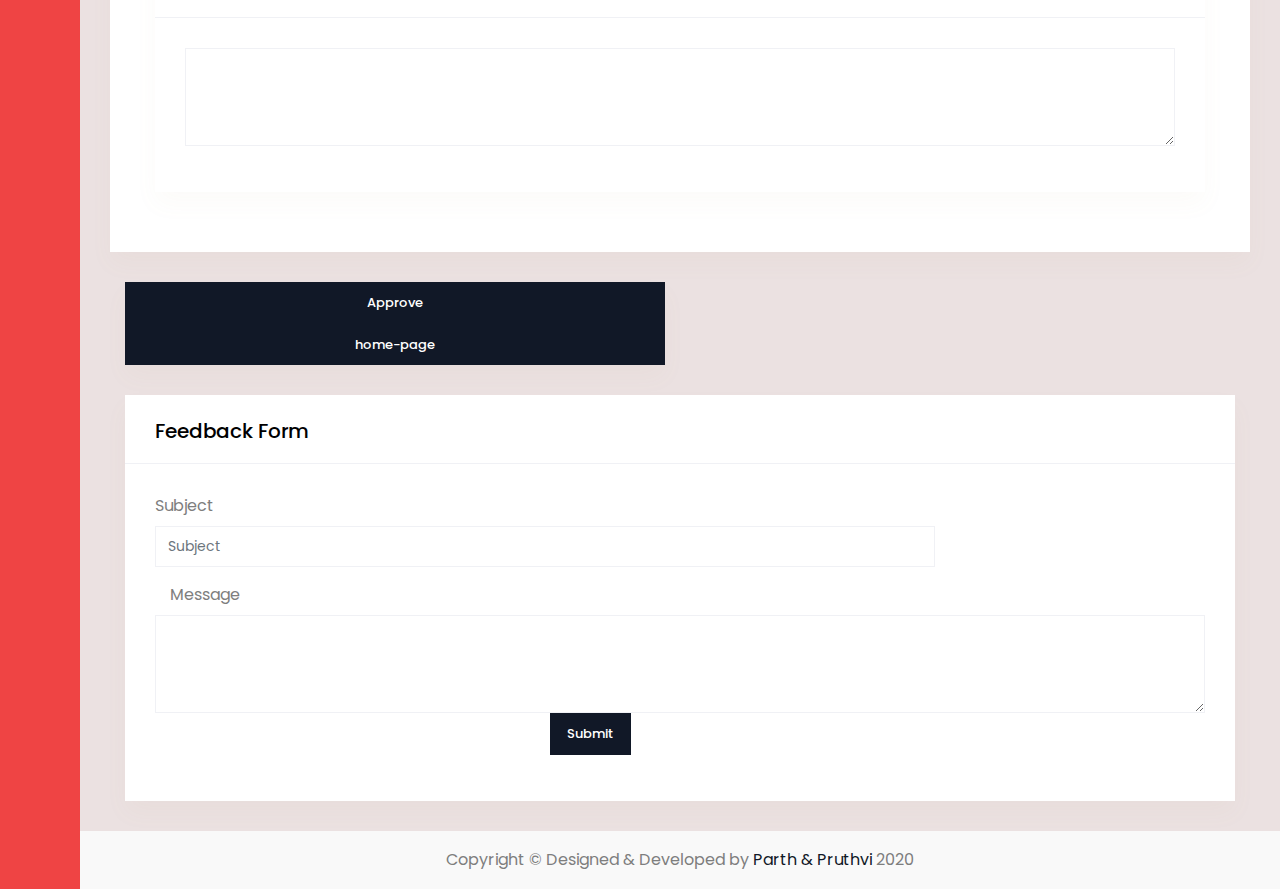
<file: report.html>
<!DOCTYPE html>
<html lang="en">

<head>
    <meta charset="utf-8">
    <meta http-equiv="X-UA-Compatible" content="IE=edge">
    <meta name="viewport" content="width=device-width,initial-scale=1">
    <title>RayScan Admin Dashboard</title>
    <!-- Favicon icon -->
    <link rel="icon" type="image/png" sizes="16x16" href="images/tr.png">
    <link href="vendor/jqvmap/css/jqvmap.min.css" rel="stylesheet">
	<link rel="stylesheet" href="vendor/chartist/css/chartist.min.css">
    <link href="vendor/bootstrap-select/dist/css/bootstrap-select.min.css" rel="stylesheet">
	<link href="vendor/bootstrap-datetimepicker/css/bootstrap-datetimepicker.min.css" rel="stylesheet">
    <link href="css/style.css" rel="stylesheet">
	<link href="https://fonts.googleapis.com/css2?family=Poppins:wght@100;200;300;400;500;600;700;800;900&amp;family=Roboto:wght@100;300;400;500;700;900&amp;display=swap" rel="stylesheet">
</head>
<body>

    <!--*******************
        Preloader start
    ********************-->
    <div id="preloader">
        <div class="sk-three-bounce">
            <div class="sk-child sk-bounce1"></div>
            <div class="sk-child sk-bounce2"></div>
            <div class="sk-child sk-bounce3"></div>
        </div>
    </div>
    <!--*******************
        Preloader end
    ********************-->

    <!--**********************************
        Main wrapper start
    ***********************************-->
    <div id="main-wrapper">

        <!--**********************************
            Nav header start
        ***********************************-->
        <div class="nav-header">
            <a href="index.html" class="brand-logo">
                <img class="logo-abbr" src="images/logo.png" alt="">
                <img class="logo-compact" src="images/logo-text.png" alt="">
                <img class="brand-title" src="images/logo-text.png" alt="">
            </a>

            <div class="nav-control">
                <div class="hamburger">
                    <span class="line"></span><span class="line"></span><span class="line"></span>
                </div>
            </div>
        </div>
        <!--**********************************
            Nav header end
        ***********************************-->
		
		
		<!--**********************************
            Header start
        ***********************************-->
        <div class="header">
            <div class="header-content">
                <nav class="navbar navbar-expand">
                    <div class="collapse navbar-collapse justify-content-between">
                        <div class="header-left">
                            
                        </div>
                        <ul class="navbar-nav header-right">
                            <li class="nav-item dropdown header-profile">
                                <a class="nav-link" href="javascript:void(0)" role="button" data-toggle="dropdown">
									<!-- <div class="header-info">
										<span class="text-black">Hello,<strong>Franklin</strong></span>
										<p class="fs-12 mb-0">Super Admin</p>
									</div> -->
                                    <img src="images/profile/17.jpg" width="20" alt=""/>
                                </a>
                                <div class="dropdown-menu dropdown-menu-right">
                                    <a href="app-profile.html" class="dropdown-item ai-icon">
                                        <svg id="icon-user1" xmlns="http://www.w3.org/2000/svg" class="text-primary" width="18" height="18" viewBox="0 0 24 24" fill="none" stroke="currentColor" stroke-width="2" stroke-linecap="round" stroke-linejoin="round"><path d="M20 21v-2a4 4 0 0 0-4-4H8a4 4 0 0 0-4 4v2"></path><circle cx="12" cy="7" r="4"></circle></svg>
                                        <span class="ml-2">Profile </span>
                                    </a>
                                   
                                    <a href="page-login.html" class="dropdown-item ai-icon">
                                        <svg id="icon-logout" xmlns="http://www.w3.org/2000/svg" class="text-danger" width="18" height="18" viewBox="0 0 24 24" fill="none" stroke="currentColor" stroke-width="2" stroke-linecap="round" stroke-linejoin="round"><path d="M9 21H5a2 2 0 0 1-2-2V5a2 2 0 0 1 2-2h4"></path><polyline points="16 17 21 12 16 7"></polyline><line x1="21" y1="12" x2="9" y2="12"></line></svg>
                                        <span class="ml-2">Logout </span>
                                    </a>
                                </div>
                            </li>
                        </ul>
                    </div>
                </nav>
            </div>
        </div>
        <!--**********************************
            Header end ti-comment-alt
        ***********************************-->

        <!--**********************************
            Sidebar start
        ***********************************-->
        <div class="deznav">
            <div class="deznav-scroll">
				<ul class="metismenu" id="menu">
                    <li><a class="has-arrow ai-icon" href="javascript:void()" aria-expanded="false">
							<i class="flaticon-381-networking"></i>
							<span class="nav-text">Dashboard</span>
						</a>
                        <ul aria-expanded="false">
							<li><a href="index.html">Dashboard</a></li>
							<li><a href="patient.html">Patient</a></li>
						</ul>
                    </li>
                    <li><a class="has-arrow ai-icon" href="javascript:void()" aria-expanded="false">
							<i class="flaticon-381-television"></i>
							<span class="nav-text">Doctors</span>
						</a>
                        <ul aria-expanded="false">
                            <li><a href="app-profile.html">Profile</a></li>
                        </ul>
                    </li>
                </ul>
			</div>
        </div>
        <!--**********************************
            Sidebar end
        ***********************************-->
		
		<!--**********************************
            Content body start
        ***********************************-->
        <div class="content-body">
            <!-- row -->
		    <div class="container-fluid">
				
            <div class="row">
				<div class="col-xl-12">
                    <div class="card">
                        <div class="card-header border-0 pb-0">
                            <h2 class="text-black">DIGITAL REPORT</h2>
                            <div class="dropdown ml-auto">
                                <img src="images/re.png" height="65" alt="RayScan">
                                </div>
                        </div>
                        <hr>
                        <div class="profile-name px-3 pt-2">
                            <h2 class="text-primary mb-0">Patient ID:102032</h2>
                        </div>
                        <br>
                        <div class="card-header">
                            <h4 class="card-title">Patient Detail</h4>
                        </div>
                        <div class="card-body">
                            <div class="basic-form">
                                <form>
                                    <div class="form-group row">
                                        <div class="col-sm-6">
                                            <label class="col-form-label">Name</label>
                                            <input type="name" class="form-control">
                                        </div>
                                        <div class="col-sm-6">
                                        <label class="col-form-label">Blood-group</label>
                                            <input type="input" class="form-control">
                                        </div>
                                        <div class="col-sm-6">
                                            <label class="col-form-label">Age</label>
                                           
                                            <input type="text" class="form-control">
                                        
                                        </div>
                                        <div class="col-sm-6">
                                            <label class="col-form-label">Gender</label>
                                           
                                            <input type="text" class="form-control" >
                                        
                                        </div>
                                        <div class="col-sm-6">
                                            <label class="col-form-label">Date</label>
                                           
                                            <input type="text" class="form-control">
                                        
                                         </div>
                                        <div class="col-sm-6">
                                            <label class="col-form-label">Time</label>
                                             <input type="text" class="form-control">
                                        </div>
                                    </div>
                                </form>
                            </div>
                            <br>
                            <h4 class="card-title">Symptoms list</h4>
                            <div class="row">
                                <div class="col-xl-4">
                                    <div class="card">
                                        <div class="card-header">
                                            <h4 class="card-title">Symptoms 1</h4>
                                        </div>
                                        <div class="card-body">
                                            <div class="basic-list-group">
                                                <div class="list-group"><a href="javascript:void()" class="list-group-item list-group-item-action active">Cras
                                                        justo odio </a><a href="javascript:void()" class="list-group-item list-group-item-action">Dapibus
                                                        ac facilisis in</a> <a href="javascript:void()" class="list-group-item list-group-item-action">Morbi
                                                        leo risus</a>
                                                    <a href="javascript:void()" class="list-group-item list-group-item-action">Porta
                                                        ac consectetur
                                                        ac</a> <a href="javascript:void()" class="list-group-item list-group-item-action disabled">Vestibulum
                                                        at eros</a>
                                                </div>
                                            </div>
                                        </div>
                                    </div>
                                </div>
                                <div class="col-xl-4">
                                    <div class="card">
                                        <div class="card-header">
                                            <h4 class="card-title">Symptoms 2</h4>
                                        </div>
                                        <div class="card-body">
                                            <div class="basic-list-group">
                                                <div class="list-group"><a class="list-group-item list-group-item-action">Cras
                                                        justo odio </a><a class="list-group-item list-group-item-action">Dapibus
                                                        ac facilisis in</a> <a class="list-group-item list-group-item-action">Morbi
                                                        leo risus</a>
                                                    <a class="list-group-item list-group-item-action">Porta
                                                        ac consectetur
                                                        ac</a> <a  class="list-group-item list-group-item-action">Vestibulum
                                                        at eros</a>
                                                </div>
                                            </div>
                                        </div>
                                    </div>
                                </div>
                                <div class="col-xl-4">
                                    <div class="card">
                                        <div class="card-header">
                                            <h4 class="card-title">Symptoms 3</h4>
                                        </div>
                                        <div class="card-body">
                                            <div class="basic-list-group">
                                                <div class="list-group"><a class="list-group-item list-group-item-action">Cras
                                                        justo odio </a><a class="list-group-item list-group-item-action">Dapibus
                                                        ac facilisis in</a> <a class="list-group-item list-group-item-action">Morbi
                                                        leo risus</a>
                                                    <a class="list-group-item list-group-item-action">Porta
                                                        ac consectetur
                                                        ac</a> <a class="list-group-item list-group-item-action ">Vestibulum
                                                        at eros</a>
                                                </div>
                                            </div>
                                        </div>
                                    </div>
                                </div>
                            <div class="col-xl-6">
                                <div class="card mb-3">
                                    <img class="card-img-top img-fluid" src="images/card/1.png" alt="Card image cap">
                                    <div class="card-header">
                                        <h5 class="card-title">Normal image</h5>
                                    </div>
                                </div>
                            </div>
                            <div class="col-xl-6">
                                <div class="card mb-3">
                                    <img class="card-img-top img-fluid" src="images/card/2.png" alt="Card image cap">
                                    <div class="card-header">
                                        <h5 class="card-title">Processed image</h5>
                                    </div>
                                </div>
                            </div>
                             </div>
                            <div class="col-xl-12">
                                <div class="card">
                                    <div class="card-header">
                                        <h4 class="card-title">Personal Note</h4>
                                    </div>
                                    <div class="card-body">
                                        <div class="basic-form">
                                            <form>
                                                <div class="form-group">
                                                    <textarea class="form-control" rows="4" id="comment"></textarea>
                                                </div>
                                            </form>
                                        </div>
                                    </div>
                                </div>
                            </div>
                        </div>
                    </div>
                </div> 
            </div>
            <div class="col-xl-6">
                <div class="card">
                     <!-- Button trigger modal -->
                     <button type="button" class="btn btn-primary" data-toggle="modal" data-target="#exampleModalCenter">Approve</button>
                     <!-- Modal -->
                     <div class="modal fade" id="exampleModalCenter">
                         <div class="modal-dialog modal-dialog-centered" role="document">
                             <div class="modal-content">
                                 <div class="modal-header">
                                     <h5 class="modal-title">Modal title</h5>
                                     <button type="button" class="close" data-dismiss="modal"><span>&times;</span>
                                     </button>
                                 </div>
                                 <div class="modal-body">
                                     <p>Do you want to upload more images</p>
                                 </div>
                                 <div class="modal-footer">
                                    <button type="button" class="btn btn-primary" data-toggle="modal" data-target=".bd-example-modal-lg">Yes</button>
                                    <a href="report.html" class="btn btn-primary" role="button" aria-pressed="true">No</a>
                                 </div>
                             </div>
                         </div>
                     </div>
                     <!-- Large modal -->
                     <div class="modal fade bd-example-modal-lg" tabindex="-1" role="dialog" aria-hidden="true">
                         <div class="modal-dialog modal-lg">
                             <div class="modal-content">
                                 <div class="modal-header">
                                     <h5 class="modal-title">Modal title</h5>
                                     <button type="button" class="close" data-dismiss="modal"><span>&times;</span>
                                     </button>
                                 </div>
                                 <div class="modal-body">
                                    <div class="row">
                                        <div class="col-xl-6">
                                            <div class="card">
                                                <div class="card-header">
                                                    <h5 class="card-title">X-ray Image Upload</h5>
                                                </div>
                                                <div class="card-body">
                                                    <div class="custom-file">
                                                        <input type="file" class="custom-file-input">
                                                        <label class="custom-file-label">Choose file</label>
                                                    </div>	
                                                </div>
                                                <div class="card-footer text-center">
                                                            <button type="submit" class="btn btn-primary">Upload</button>
                                                </div>
                                            </div>
                                        </div>
                                    <div class="col-xl-6">
                                        <div class="card">
                                            <div class="card-header">
                                                <h5 class="card-title">CT-scan Image Upload</h5>
                                            </div>
                                            <div class="card-body">
                                                <div class="custom-file">
                                                    <input type="file" class="custom-file-input">
                                                    <label class="custom-file-label">Choose file</label>
                                                </div>	
                                            </div>
                                            <div class="card-footer text-center">
                                                <button type="submit"  class="btn btn-primary">Upload</button>
                                            </div>
                                        </div>
                                    </div>
                                    </div>
                                </div>
                                <div class="modal-footer">
                                   <a href="upload.html" class="btn btn-primary" role="button" aria-pressed="true">close</a>
                                </div>
                            </div>
                        </div>
                    </div>
                    <a href="index.html" class="btn btn-primary" role="button" aria-pressed="true">home-page</a>
                    </div>
                    
                </div>
            
                    <div class="col-xl-12">
                        <div class="card">
                            <div class="card-header">
                                <h4 class="card-title">Feedback Form</h4>
                            </div>
                            <div class="card-body">
                                <div class="basic-form">
                                    <form>
                                        <div class="form-group row">
                                            <label class="col-sm-4">Subject</label>
                                            <div class="col-sm-9">
                                                <input type="text" class="form-control" placeholder="Subject">
                                            </div>
                                        </div>
                                       
                                        <label class="col-sm-4">Message</label>
                                        <textarea class="form-control" rows="4" id="comment"></textarea>
                                        
                                        <div class="form-group row">
                                            <div class="col-sm-10 text-center">
                                                <button type="submit" class="btn btn-primary">Submit</button>
                                            </div>
                                        </div>
                                    </form>
                                </div>
                            </div>
                        </div>
                    </div> 
            </div>
        </div>
        <!--**********************************
            Content body end
        ***********************************-->

        <!--**********************************
            Footer start
        ***********************************-->
        <div class="footer">
            <div class="copyright">
                <p>Copyright © Designed &amp; Developed by <a href="https://www.rayscan.in/" target="_blank">Parth & Pruthvi</a> 2020</p>
            </div>
        </div>
        <!--**********************************
            Footer end
        ***********************************-->

    </div>
    <!--**********************************
        Main wrapper end
    ***********************************-->

    <!--**********************************
        Scripts
    ***********************************-->
    <!-- Required vendors -->
    <script src="vendor/global/global.min.js"></script>
	<script src="vendor/bootstrap-select/dist/js/bootstrap-select.min.js"></script>
	<script src="vendor/chart.js/Chart.bundle.min.js"></script>
    <script src="js/custom.min.js"></script>
	<script src="js/deznav-init.js"></script>
	<script src="vendor/bootstrap-datetimepicker/js/moment.js"></script>
	<script src="vendor/bootstrap-datetimepicker/js/bootstrap-datetimepicker.min.js"></script>
	<!-- Chart piety plugin files -->
    <script src="vendor/peity/jquery.peity.min.js"></script>
	
	<!-- Apex Chart -->
	<script src="vendor/apexchart/apexchart.js"></script>
	
	<!-- Dashboard 1 -->
	<script src="js/dashboard/dashboard-1.js"></script>
	<script>
		$(function () {
			$('#datetimepicker1').datetimepicker({
				inline: true,
			});
		});
	</script>
</body>

<!-- Mirrored from welly.dexignzone.com/xhtml/index.html by HTTrack Website Copier/3.x [XR&CO'2014], Thu, 17 Dec 2020 14:06:05 GMT -->
</html>
</file>
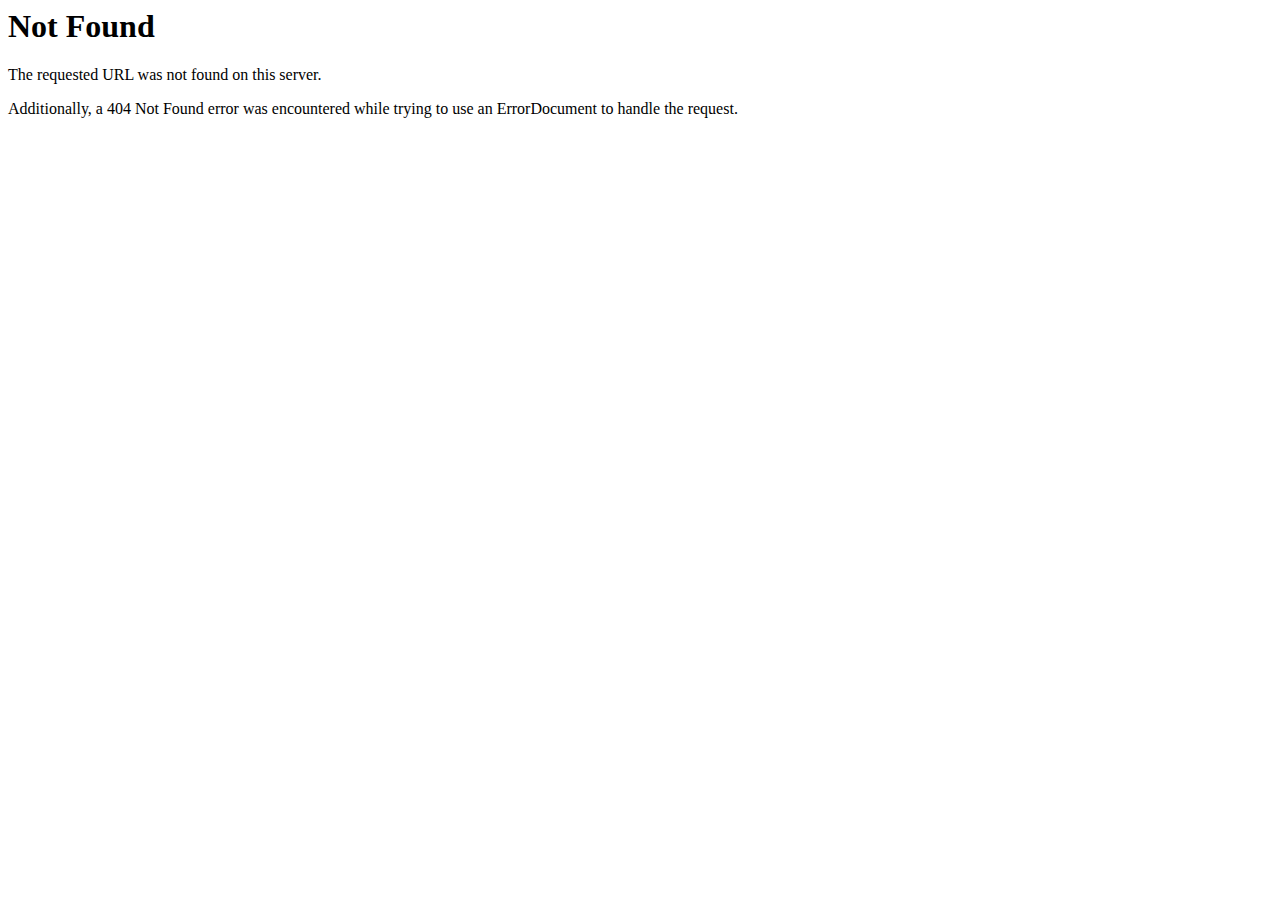
<file: images/circle.html>
<!DOCTYPE HTML PUBLIC "-//IETF//DTD HTML 2.0//EN">
<html><head>
<title>404 Not Found</title>
</head><body>
<h1>Not Found</h1>
<p>The requested URL was not found on this server.</p>
<p>Additionally, a 404 Not Found
error was encountered while trying to use an ErrorDocument to handle the request.</p>
</body></html>
</file>
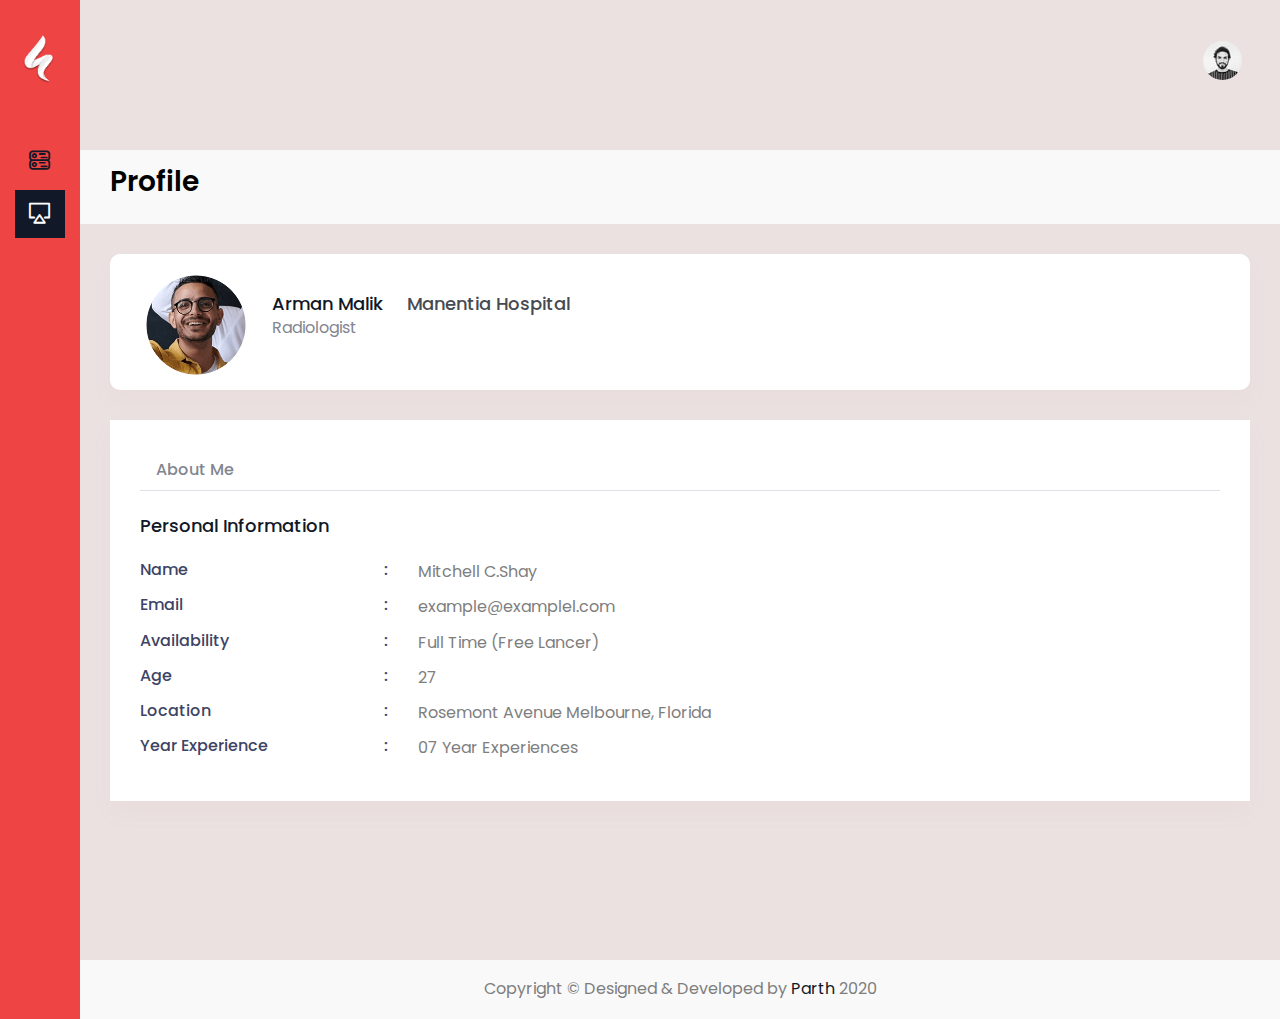
<file: Website/app-profile.html>
<!DOCTYPE html>
<html lang="en">


<!-- Mirrored from welly.dexignzone.com/xhtml/app-profile.html by HTTrack Website Copier/3.x [XR&CO'2014], Thu, 17 Dec 2020 13:32:13 GMT -->
<head>
    <meta charset="utf-8">
    <meta http-equiv="X-UA-Compatible" content="IE=edge">
    <meta name="viewport" content="width=device-width,initial-scale=1">
    <title>Welly - Hospital Bootstrap Admin Dashboard</title>
    <!-- Favicon icon -->
    <link rel="icon" type="image/png" sizes="16x16" href="images/tr.png">
	<link href="vendor/bootstrap-select/dist/css/bootstrap-select.min.css" rel="stylesheet">
	<link href="vendor/lightgallery/css/lightgallery.min.css" rel="stylesheet">
    <link href="css/style.css" rel="stylesheet">
	<link href="https://fonts.googleapis.com/css2?family=Poppins:wght@100;200;300;400;500;600;700;800;900&amp;family=Roboto:wght@100;300;400;500;700;900&amp;display=swap" rel="stylesheet">
</head>

<body>

    <!--*******************
        Preloader start
    ********************-->
    <div id="preloader">
        <div class="sk-three-bounce">
            <div class="sk-child sk-bounce1"></div>
            <div class="sk-child sk-bounce2"></div>
            <div class="sk-child sk-bounce3"></div>
        </div>
    </div>
    <!--*******************
        Preloader end
    ********************-->


    <!--**********************************
        Main wrapper start
    ***********************************-->
    <div id="main-wrapper">

        <!--**********************************
            Nav header start
        ***********************************-->
        <div class="nav-header">
            <a href="index.html" class="brand-logo">
                <img class="logo-abbr" src="images/logo.png" alt="">
                <img class="logo-compact" src="images/logo-text.png" alt="">
                <img class="brand-title" src="images/logo-text.png" alt="">
            </a>

            <div class="nav-control">
                <div class="hamburger">
                    <span class="line"></span><span class="line"></span><span class="line"></span>
                </div>
            </div>
        </div>
        <!--**********************************
            Nav header end
        ***********************************-->
		
		<!--**********************************
            Chat box start
        ***********************************-->
		<div class="chatbox">
			<div class="chatbox-close"></div>
			<div class="custom-tab-1">
				<ul class="nav nav-tabs">
					<li class="nav-item">
						<a class="nav-link" data-toggle="tab" href="#notes">Notes</a>
					</li>
					<li class="nav-item">
						<a class="nav-link" data-toggle="tab" href="#alerts">Alerts</a>
					</li>
					<li class="nav-item">
						<a class="nav-link active" data-toggle="tab" href="#chat">Chat</a>
					</li>
				</ul>
				<div class="tab-content">
					<div class="tab-pane fade active show" id="chat" role="tabpanel">
						<div class="card mb-sm-3 mb-md-0 contacts_card dz-chat-user-box">
							<div class="card-header chat-list-header text-center">
								<a href="#"><svg xmlns="http://www.w3.org/2000/svg" xmlns:xlink="http://www.w3.org/1999/xlink" width="18px" height="18px" viewBox="0 0 24 24" version="1.1"><g stroke="none" stroke-width="1" fill="none" fill-rule="evenodd"><rect fill="#000000" x="4" y="11" width="16" height="2" rx="1"/><rect fill="#000000" opacity="0.3" transform="translate(12.000000, 12.000000) rotate(-270.000000) translate(-12.000000, -12.000000) " x="4" y="11" width="16" height="2" rx="1"/></g></svg></a>
								<div>
									<h6 class="mb-1">Chat List</h6>
									<p class="mb-0">Show All</p>
								</div>
								<a href="#"><svg xmlns="http://www.w3.org/2000/svg" xmlns:xlink="http://www.w3.org/1999/xlink" width="18px" height="18px" viewBox="0 0 24 24" version="1.1"><g stroke="none" stroke-width="1" fill="none" fill-rule="evenodd"><rect x="0" y="0" width="24" height="24"/><circle fill="#000000" cx="5" cy="12" r="2"/><circle fill="#000000" cx="12" cy="12" r="2"/><circle fill="#000000" cx="19" cy="12" r="2"/></g></svg></a>
							</div>
							<div class="card-body contacts_body p-0 dz-scroll  " id="DZ_W_Contacts_Body">
								<ul class="contacts">
									<li class="name-first-letter">A</li>
									<li class="active dz-chat-user">
										<div class="d-flex bd-highlight">
											<div class="img_cont">
												<img src="images/avatar/1.jpg" class="rounded-circle user_img" alt=""/>
												<span class="online_icon"></span>
											</div>
											<div class="user_info">
												<span>Archie Parker</span>
												<p>Kalid is online</p>
											</div>
										</div>
									</li>
									<li class="dz-chat-user">
										<div class="d-flex bd-highlight">
											<div class="img_cont">
												<img src="images/avatar/2.jpg" class="rounded-circle user_img" alt=""/>
												<span class="online_icon offline"></span>
											</div>
											<div class="user_info">
												<span>Alfie Mason</span>
												<p>Taherah left 7 mins ago</p>
											</div>
										</div>
									</li>
									<li class="dz-chat-user">
										<div class="d-flex bd-highlight">
											<div class="img_cont">
												<img src="images/avatar/3.jpg" class="rounded-circle user_img" alt=""/>
												<span class="online_icon"></span>
											</div>
											<div class="user_info">
												<span>AharlieKane</span>
												<p>Sami is online</p>
											</div>
										</div>
									</li>
									<li class="dz-chat-user">
										<div class="d-flex bd-highlight">
											<div class="img_cont">
												<img src="images/avatar/4.jpg" class="rounded-circle user_img" alt=""/>
												<span class="online_icon offline"></span>
											</div>
											<div class="user_info">
												<span>Athan Jacoby</span>
												<p>Nargis left 30 mins ago</p>
											</div>
										</div>
									</li>
									<li class="name-first-letter">B</li>
									<li class="dz-chat-user">
										<div class="d-flex bd-highlight">
											<div class="img_cont">
												<img src="images/avatar/5.jpg" class="rounded-circle user_img" alt=""/>
												<span class="online_icon offline"></span>
											</div>
											<div class="user_info">
												<span>Bashid Samim</span>
												<p>Rashid left 50 mins ago</p>
											</div>
										</div>
									</li>
									<li class="dz-chat-user">
										<div class="d-flex bd-highlight">
											<div class="img_cont">
												<img src="images/avatar/1.jpg" class="rounded-circle user_img" alt=""/>
												<span class="online_icon"></span>
											</div>
											<div class="user_info">
												<span>Breddie Ronan</span>
												<p>Kalid is online</p>
											</div>
										</div>
									</li>
									<li class="dz-chat-user">
										<div class="d-flex bd-highlight">
											<div class="img_cont">
												<img src="images/avatar/2.jpg" class="rounded-circle user_img" alt=""/>
												<span class="online_icon offline"></span>
											</div>
											<div class="user_info">
												<span>Ceorge Carson</span>
												<p>Taherah left 7 mins ago</p>
											</div>
										</div>
									</li>
									<li class="name-first-letter">D</li>
									<li class="dz-chat-user">
										<div class="d-flex bd-highlight">
											<div class="img_cont">
												<img src="images/avatar/3.jpg" class="rounded-circle user_img" alt=""/>
												<span class="online_icon"></span>
											</div>
											<div class="user_info">
												<span>Darry Parker</span>
												<p>Sami is online</p>
											</div>
										</div>
									</li>
									<li class="dz-chat-user">
										<div class="d-flex bd-highlight">
											<div class="img_cont">
												<img src="images/avatar/4.jpg" class="rounded-circle user_img" alt=""/>
												<span class="online_icon offline"></span>
											</div>
											<div class="user_info">
												<span>Denry Hunter</span>
												<p>Nargis left 30 mins ago</p>
											</div>
										</div>
									</li>
									<li class="name-first-letter">J</li>
									<li class="dz-chat-user">
										<div class="d-flex bd-highlight">
											<div class="img_cont">
												<img src="images/avatar/5.jpg" class="rounded-circle user_img" alt=""/>
												<span class="online_icon offline"></span>
											</div>
											<div class="user_info">
												<span>Jack Ronan</span>
												<p>Rashid left 50 mins ago</p>
											</div>
										</div>
									</li>
									<li class="dz-chat-user">
										<div class="d-flex bd-highlight">
											<div class="img_cont">
												<img src="images/avatar/1.jpg" class="rounded-circle user_img" alt=""/>
												<span class="online_icon"></span>
											</div>
											<div class="user_info">
												<span>Jacob Tucker</span>
												<p>Kalid is online</p>
											</div>
										</div>
									</li>
									<li class="dz-chat-user">
										<div class="d-flex bd-highlight">
											<div class="img_cont">
												<img src="images/avatar/2.jpg" class="rounded-circle user_img" alt=""/>
												<span class="online_icon offline"></span>
											</div>
											<div class="user_info">
												<span>James Logan</span>
												<p>Taherah left 7 mins ago</p>
											</div>
										</div>
									</li>
									<li class="dz-chat-user">
										<div class="d-flex bd-highlight">
											<div class="img_cont">
												<img src="images/avatar/3.jpg" class="rounded-circle user_img" alt=""/>
												<span class="online_icon"></span>
											</div>
											<div class="user_info">
												<span>Joshua Weston</span>
												<p>Sami is online</p>
											</div>
										</div>
									</li>
									<li class="name-first-letter">O</li>
									<li class="dz-chat-user">
										<div class="d-flex bd-highlight">
											<div class="img_cont">
												<img src="images/avatar/4.jpg" class="rounded-circle user_img" alt=""/>
												<span class="online_icon offline"></span>
											</div>
											<div class="user_info">
												<span>Oliver Acker</span>
												<p>Nargis left 30 mins ago</p>
											</div>
										</div>
									</li>
									<li class="dz-chat-user">
										<div class="d-flex bd-highlight">
											<div class="img_cont">
												<img src="images/avatar/5.jpg" class="rounded-circle user_img" alt=""/>
												<span class="online_icon offline"></span>
											</div>
											<div class="user_info">
												<span>Oscar Weston</span>
												<p>Rashid left 50 mins ago</p>
											</div>
										</div>
									</li>
								</ul>
							</div>
						</div>
						<div class="card chat dz-chat-history-box d-none">
							<div class="card-header chat-list-header text-center">
								<a href="#" class="dz-chat-history-back">
									<svg xmlns="http://www.w3.org/2000/svg" xmlns:xlink="http://www.w3.org/1999/xlink" width="18px" height="18px" viewBox="0 0 24 24" version="1.1"><g stroke="none" stroke-width="1" fill="none" fill-rule="evenodd"><polygon points="0 0 24 0 24 24 0 24"/><rect fill="#000000" opacity="0.3" transform="translate(15.000000, 12.000000) scale(-1, 1) rotate(-90.000000) translate(-15.000000, -12.000000) " x="14" y="7" width="2" height="10" rx="1"/><path d="M3.7071045,15.7071045 C3.3165802,16.0976288 2.68341522,16.0976288 2.29289093,15.7071045 C1.90236664,15.3165802 1.90236664,14.6834152 2.29289093,14.2928909 L8.29289093,8.29289093 C8.67146987,7.914312 9.28105631,7.90106637 9.67572234,8.26284357 L15.6757223,13.7628436 C16.0828413,14.136036 16.1103443,14.7686034 15.7371519,15.1757223 C15.3639594,15.5828413 14.7313921,15.6103443 14.3242731,15.2371519 L9.03007346,10.3841355 L3.7071045,15.7071045 Z" fill="#000000" fill-rule="nonzero" transform="translate(9.000001, 11.999997) scale(-1, -1) rotate(90.000000) translate(-9.000001, -11.999997) "/></g></svg>
								</a>
								<div>
									<h6 class="mb-1">Chat with Khelesh</h6>
									<p class="mb-0 text-success">Online</p>
								</div>							
								<div class="dropdown">
									<a href="#" data-toggle="dropdown" aria-expanded="false"><svg xmlns="http://www.w3.org/2000/svg" xmlns:xlink="http://www.w3.org/1999/xlink" width="18px" height="18px" viewBox="0 0 24 24" version="1.1"><g stroke="none" stroke-width="1" fill="none" fill-rule="evenodd"><rect x="0" y="0" width="24" height="24"/><circle fill="#000000" cx="5" cy="12" r="2"/><circle fill="#000000" cx="12" cy="12" r="2"/><circle fill="#000000" cx="19" cy="12" r="2"/></g></svg></a>
									<ul class="dropdown-menu dropdown-menu-right">
										<li class="dropdown-item"><i class="fa fa-user-circle text-primary mr-2"></i> View profile</li>
										<li class="dropdown-item"><i class="fa fa-users text-primary mr-2"></i> Add to close friends</li>
										<li class="dropdown-item"><i class="fa fa-plus text-primary mr-2"></i> Add to group</li>
										<li class="dropdown-item"><i class="fa fa-ban text-primary mr-2"></i> Block</li>
									</ul>
								</div>
							</div>
							<div class="card-body msg_card_body dz-scroll" id="DZ_W_Contacts_Body3">
								<div class="d-flex justify-content-start mb-4">
									<div class="img_cont_msg">
										<img src="images/avatar/1.jpg" class="rounded-circle user_img_msg" alt=""/>
									</div>
									<div class="msg_cotainer">
										Hi, how are you samim?
										<span class="msg_time">8:40 AM, Today</span>
									</div>
								</div>
								<div class="d-flex justify-content-end mb-4">
									<div class="msg_cotainer_send">
										Hi Khalid i am good tnx how about you?
										<span class="msg_time_send">8:55 AM, Today</span>
									</div>
									<div class="img_cont_msg">
								<img src="images/avatar/2.jpg" class="rounded-circle user_img_msg" alt=""/>
									</div>
								</div>
								<div class="d-flex justify-content-start mb-4">
									<div class="img_cont_msg">
										<img src="images/avatar/1.jpg" class="rounded-circle user_img_msg" alt=""/>
									</div>
									<div class="msg_cotainer">
										I am good too, thank you for your chat template
										<span class="msg_time">9:00 AM, Today</span>
									</div>
								</div>
								<div class="d-flex justify-content-end mb-4">
									<div class="msg_cotainer_send">
										You are welcome
										<span class="msg_time_send">9:05 AM, Today</span>
									</div>
									<div class="img_cont_msg">
								<img src="images/avatar/2.jpg" class="rounded-circle user_img_msg" alt=""/>
									</div>
								</div>
								<div class="d-flex justify-content-start mb-4">
									<div class="img_cont_msg">
										<img src="images/avatar/1.jpg" class="rounded-circle user_img_msg" alt=""/>
									</div>
									<div class="msg_cotainer">
										I am looking for your next templates
										<span class="msg_time">9:07 AM, Today</span>
									</div>
								</div>
								<div class="d-flex justify-content-end mb-4">
									<div class="msg_cotainer_send">
										Ok, thank you have a good day
										<span class="msg_time_send">9:10 AM, Today</span>
									</div>
									<div class="img_cont_msg">
										<img src="images/avatar/2.jpg" class="rounded-circle user_img_msg" alt=""/>
									</div>
								</div>
								<div class="d-flex justify-content-start mb-4">
									<div class="img_cont_msg">
										<img src="images/avatar/1.jpg" class="rounded-circle user_img_msg" alt=""/>
									</div>
									<div class="msg_cotainer">
										Bye, see you
										<span class="msg_time">9:12 AM, Today</span>
									</div>
								</div>
								<div class="d-flex justify-content-start mb-4">
									<div class="img_cont_msg">
										<img src="images/avatar/1.jpg" class="rounded-circle user_img_msg" alt=""/>
									</div>
									<div class="msg_cotainer">
										Hi, how are you samim?
										<span class="msg_time">8:40 AM, Today</span>
									</div>
								</div>
								<div class="d-flex justify-content-end mb-4">
									<div class="msg_cotainer_send">
										Hi Khalid i am good tnx how about you?
										<span class="msg_time_send">8:55 AM, Today</span>
									</div>
									<div class="img_cont_msg">
								<img src="images/avatar/2.jpg" class="rounded-circle user_img_msg" alt=""/>
									</div>
								</div>
								<div class="d-flex justify-content-start mb-4">
									<div class="img_cont_msg">
										<img src="images/avatar/1.jpg" class="rounded-circle user_img_msg" alt=""/>
									</div>
									<div class="msg_cotainer">
										I am good too, thank you for your chat template
										<span class="msg_time">9:00 AM, Today</span>
									</div>
								</div>
								<div class="d-flex justify-content-end mb-4">
									<div class="msg_cotainer_send">
										You are welcome
										<span class="msg_time_send">9:05 AM, Today</span>
									</div>
									<div class="img_cont_msg">
								<img src="images/avatar/2.jpg" class="rounded-circle user_img_msg" alt=""/>
									</div>
								</div>
								<div class="d-flex justify-content-start mb-4">
									<div class="img_cont_msg">
										<img src="images/avatar/1.jpg" class="rounded-circle user_img_msg" alt=""/>
									</div>
									<div class="msg_cotainer">
										I am looking for your next templates
										<span class="msg_time">9:07 AM, Today</span>
									</div>
								</div>
								<div class="d-flex justify-content-end mb-4">
									<div class="msg_cotainer_send">
										Ok, thank you have a good day
										<span class="msg_time_send">9:10 AM, Today</span>
									</div>
									<div class="img_cont_msg">
										<img src="images/avatar/2.jpg" class="rounded-circle user_img_msg" alt=""/>
									</div>
								</div>
								<div class="d-flex justify-content-start mb-4">
									<div class="img_cont_msg">
										<img src="images/avatar/1.jpg" class="rounded-circle user_img_msg" alt=""/>
									</div>
									<div class="msg_cotainer">
										Bye, see you
										<span class="msg_time">9:12 AM, Today</span>
									</div>
								</div>
							</div>
							<div class="card-footer type_msg">
								<div class="input-group">
									<textarea class="form-control" placeholder="Type your message..."></textarea>
									<div class="input-group-append">
										<button type="button" class="btn btn-primary"><i class="fa fa-location-arrow"></i></button>
									</div>
								</div>
							</div>
						</div>
					</div>
					<div class="tab-pane fade" id="alerts" role="tabpanel">
						<div class="card mb-sm-3 mb-md-0 contacts_card">
							<div class="card-header chat-list-header text-center">
								<a href="#"><svg xmlns="http://www.w3.org/2000/svg" xmlns:xlink="http://www.w3.org/1999/xlink" width="18px" height="18px" viewBox="0 0 24 24" version="1.1"><g stroke="none" stroke-width="1" fill="none" fill-rule="evenodd"><rect x="0" y="0" width="24" height="24"/><circle fill="#000000" cx="5" cy="12" r="2"/><circle fill="#000000" cx="12" cy="12" r="2"/><circle fill="#000000" cx="19" cy="12" r="2"/></g></svg></a>
								<div>
									<h6 class="mb-1">Notications</h6>
									<p class="mb-0">Show All</p>
								</div>
								<a href="#"><svg xmlns="http://www.w3.org/2000/svg" xmlns:xlink="http://www.w3.org/1999/xlink" width="18px" height="18px" viewBox="0 0 24 24" version="1.1"><g stroke="none" stroke-width="1" fill="none" fill-rule="evenodd"><rect x="0" y="0" width="24" height="24"/><path d="M14.2928932,16.7071068 C13.9023689,16.3165825 13.9023689,15.6834175 14.2928932,15.2928932 C14.6834175,14.9023689 15.3165825,14.9023689 15.7071068,15.2928932 L19.7071068,19.2928932 C20.0976311,19.6834175 20.0976311,20.3165825 19.7071068,20.7071068 C19.3165825,21.0976311 18.6834175,21.0976311 18.2928932,20.7071068 L14.2928932,16.7071068 Z" fill="#000000" fill-rule="nonzero" opacity="0.3"/><path d="M11,16 C13.7614237,16 16,13.7614237 16,11 C16,8.23857625 13.7614237,6 11,6 C8.23857625,6 6,8.23857625 6,11 C6,13.7614237 8.23857625,16 11,16 Z M11,18 C7.13400675,18 4,14.8659932 4,11 C4,7.13400675 7.13400675,4 11,4 C14.8659932,4 18,7.13400675 18,11 C18,14.8659932 14.8659932,18 11,18 Z" fill="#000000" fill-rule="nonzero"/></g></svg></a>
							</div>
							<div class="card-body contacts_body p-0 dz-scroll" id="DZ_W_Contacts_Body1">
								<ul class="contacts">
									<li class="name-first-letter">SEVER STATUS</li>
									<li class="active">
										<div class="d-flex bd-highlight">
											<div class="img_cont primary">KK</div>
											<div class="user_info">
												<span>David Nester Birthday</span>
												<p class="text-primary">Today</p>
											</div>
										</div>
									</li>
									<li class="name-first-letter">SOCIAL</li>
									<li>
										<div class="d-flex bd-highlight">
											<div class="img_cont success">RU<i class="icon fa-birthday-cake"></i></div>
											<div class="user_info">
												<span>Perfection Simplified</span>
												<p>Jame Smith commented on your status</p>
											</div>
										</div>
									</li>
									<li class="name-first-letter">SEVER STATUS</li>
									<li>
										<div class="d-flex bd-highlight">
											<div class="img_cont primary">AU<i class="icon fa fa-user-plus"></i></div>
											<div class="user_info">
												<span>AharlieKane</span>
												<p>Sami is online</p>
											</div>
										</div>
									</li>
									<li>
										<div class="d-flex bd-highlight">
											<div class="img_cont info">MO<i class="icon fa fa-user-plus"></i></div>
											<div class="user_info">
												<span>Athan Jacoby</span>
												<p>Nargis left 30 mins ago</p>
											</div>
										</div>
									</li>
								</ul>
							</div>
							<div class="card-footer"></div>
						</div>
					</div>
					<div class="tab-pane fade" id="notes">
						<div class="card mb-sm-3 mb-md-0 note_card">
							<div class="card-header chat-list-header text-center">
								<a href="#"><svg xmlns="http://www.w3.org/2000/svg" xmlns:xlink="http://www.w3.org/1999/xlink" width="18px" height="18px" viewBox="0 0 24 24" version="1.1"><g stroke="none" stroke-width="1" fill="none" fill-rule="evenodd"><rect fill="#000000" x="4" y="11" width="16" height="2" rx="1"/><rect fill="#000000" opacity="0.3" transform="translate(12.000000, 12.000000) rotate(-270.000000) translate(-12.000000, -12.000000) " x="4" y="11" width="16" height="2" rx="1"/></g></svg></a>
								<div>
									<h6 class="mb-1">Notes</h6>
									<p class="mb-0">Add New Nots</p>
								</div>
								<a href="#"><svg xmlns="http://www.w3.org/2000/svg" xmlns:xlink="http://www.w3.org/1999/xlink" width="18px" height="18px" viewBox="0 0 24 24" version="1.1"><g stroke="none" stroke-width="1" fill="none" fill-rule="evenodd"><rect x="0" y="0" width="24" height="24"/><path d="M14.2928932,16.7071068 C13.9023689,16.3165825 13.9023689,15.6834175 14.2928932,15.2928932 C14.6834175,14.9023689 15.3165825,14.9023689 15.7071068,15.2928932 L19.7071068,19.2928932 C20.0976311,19.6834175 20.0976311,20.3165825 19.7071068,20.7071068 C19.3165825,21.0976311 18.6834175,21.0976311 18.2928932,20.7071068 L14.2928932,16.7071068 Z" fill="#000000" fill-rule="nonzero" opacity="0.3"/><path d="M11,16 C13.7614237,16 16,13.7614237 16,11 C16,8.23857625 13.7614237,6 11,6 C8.23857625,6 6,8.23857625 6,11 C6,13.7614237 8.23857625,16 11,16 Z M11,18 C7.13400675,18 4,14.8659932 4,11 C4,7.13400675 7.13400675,4 11,4 C14.8659932,4 18,7.13400675 18,11 C18,14.8659932 14.8659932,18 11,18 Z" fill="#000000" fill-rule="nonzero"/></g></svg></a>
							</div>
							<div class="card-body contacts_body p-0 dz-scroll" id="DZ_W_Contacts_Body2">
								<ul class="contacts">
									<li class="active">
										<div class="d-flex bd-highlight">
											<div class="user_info">
												<span>New order placed..</span>
												<p>10 Aug 2020</p>
											</div>
											<div class="ml-auto">
												<a href="#" class="btn btn-primary btn-xs sharp mr-1"><i class="fa fa-pencil"></i></a>
												<a href="#" class="btn btn-danger btn-xs sharp"><i class="fa fa-trash"></i></a>
											</div>
										</div>
									</li>
									<li>
										<div class="d-flex bd-highlight">
											<div class="user_info">
												<span>Youtube, a video-sharing website..</span>
												<p>10 Aug 2020</p>
											</div>
											<div class="ml-auto">
												<a href="#" class="btn btn-primary btn-xs sharp mr-1"><i class="fa fa-pencil"></i></a>
												<a href="#" class="btn btn-danger btn-xs sharp"><i class="fa fa-trash"></i></a>
											</div>
										</div>
									</li>
									<li>
										<div class="d-flex bd-highlight">
											<div class="user_info">
												<span>john just buy your product..</span>
												<p>10 Aug 2020</p>
											</div>
											<div class="ml-auto">
												<a href="#" class="btn btn-primary btn-xs sharp mr-1"><i class="fa fa-pencil"></i></a>
												<a href="#" class="btn btn-danger btn-xs sharp"><i class="fa fa-trash"></i></a>
											</div>
										</div>
									</li>
									<li>
										<div class="d-flex bd-highlight">
											<div class="user_info">
												<span>Athan Jacoby</span>
												<p>10 Aug 2020</p>
											</div>
											<div class="ml-auto">
												<a href="#" class="btn btn-primary btn-xs sharp mr-1"><i class="fa fa-pencil"></i></a>
												<a href="#" class="btn btn-danger btn-xs sharp"><i class="fa fa-trash"></i></a>
											</div>
										</div>
									</li>
								</ul>
							</div>
						</div>
					</div>
				</div>
			</div>
		</div>
		<!--**********************************
            Chat box End
        ***********************************-->


		
		
        <!--**********************************
            Header start
        ***********************************-->
        <div class="header">
            <div class="header-content">
                <nav class="navbar navbar-expand">
                    <div class="collapse navbar-collapse justify-content-between">
                        <div class="header-left">
                            <div class="dashboard_bar">
								
                            </div>
                        </div>
                        <ul class="navbar-nav header-right">
                            <li class="nav-item dropdown header-profile">
                                <a class="nav-link" href="javascript:void(0)" role="button" data-toggle="dropdown">
                                    <img src="images/profile/17.jpg" class="img-fluid rounded-circle" width="20" alt=""/>
                                </a>
                                <div class="dropdown-menu dropdown-menu-right">
                                    <a href="app-profile.html" class="dropdown-item ai-icon">
                                        <svg id="icon-user1" xmlns="http://www.w3.org/2000/svg" class="text-primary" width="18" height="18" viewBox="0 0 24 24" fill="none" stroke="currentColor" stroke-width="2" stroke-linecap="round" stroke-linejoin="round"><path d="M20 21v-2a4 4 0 0 0-4-4H8a4 4 0 0 0-4 4v2"></path><circle cx="12" cy="7" r="4"></circle></svg>
                                        <span class="ml-2">Profile </span>
                                    </a>
                                    <a href="page-login.html" class="dropdown-item ai-icon">
                                        <svg id="icon-logout" xmlns="http://www.w3.org/2000/svg" class="text-danger" width="18" height="18" viewBox="0 0 24 24" fill="none" stroke="currentColor" stroke-width="2" stroke-linecap="round" stroke-linejoin="round"><path d="M9 21H5a2 2 0 0 1-2-2V5a2 2 0 0 1 2-2h4"></path><polyline points="16 17 21 12 16 7"></polyline><line x1="21" y1="12" x2="9" y2="12"></line></svg>
                                        <span class="ml-2">Logout </span>
                                    </a>
                                </div>
                            </li>
                        </ul>
                    </div>
                </nav>
            </div>
        </div>
        <!--**********************************
            Header end ti-comment-alt
        ***********************************-->

        <!--**********************************
            Sidebar start
        ***********************************-->
        <div class="deznav">
            <div class="deznav-scroll">
				<ul class="metismenu" id="menu">
                    <li><a class="has-arrow ai-icon" href="javascript:void()" aria-expanded="false">
							<i class="flaticon-381-networking"></i>
							<span class="nav-text">Dashboard</span>
						</a>
                        <ul aria-expanded="false">
							<li><a href="index.html">Dashboard</a></li>
							<li><a href="patient.html">Patient</a></li>
						</ul>
                    </li>
                    <li><a class="has-arrow ai-icon" href="javascript:void()" aria-expanded="false">
							<i class="flaticon-381-television"></i>
							<span class="nav-text">Doctors</span>
						</a>
                        <ul aria-expanded="false">
                            <li><a href="app-profile.html">Profile</a></li>
                        </ul>
                    </li>
                </ul>
			</div>
        </div>
        <!--**********************************
            Sidebar end
        ***********************************-->

        <!--**********************************
            Content body start
        ***********************************-->
        <div class="content-body">
            <div class="container-fluid">
                <div class="page-titles">
					<h4>Profile</h4>
                </div>
                <!-- row -->
                <div class="row">
                    <div class="col-lg-12">
                        <div class="profile card card-body px-3 pt-3 pb-0">
                            <div class="profile-head">
                                <div class="photo-content">
                                </div>
                                <div class="profile-info">
									<div class="profile-photo">
										<img src="images/profile/profile.png" class="img-fluid rounded-circle" alt="">
									</div>
									<div class="profile-details">
										<div class="profile-name px-3 pt-2">
											<h4 class="text-primary mb-0">Arman Malik</h4>
											<p>Radiologist</p>
										</div>
										<div class="profile-email px-2 pt-2">
											<h4 class="text-muted mb-0">Manentia Hospital</h4>
										</div>
										
									</div>
                                </div>
                            </div>
                        </div>
                    </div>
                </div>
                <div class="row">
                    <div class="col-xl-12">
                        <div class="card">
                            <div class="card-body">
                                <div class="profile-tab">
                                    <div class="custom-tab-1">
                                        <ul class="nav nav-tabs">
                                            <li class="nav-item"><a href="#about-me" data-toggle="tab" class="nav-link">About Me</a>
                                            </li>
                                        </ul>
                                        <div class="tab-content">
                                            <div id="about-me" >
												<br>
                                                <div class="profile-personal-info">
                                                    <h4 class="text-primary mb-4">Personal Information</h4>
                                                    <div class="row mb-2">
                                                        <div class="col-3">
                                                            <h5 class="f-w-500">Name <span class="pull-right">:</span>
                                                            </h5>
                                                        </div>
                                                        <div class="col-9"><span>Mitchell C.Shay</span>
                                                        </div>
                                                    </div>
                                                    <div class="row mb-2">
                                                        <div class="col-3">
                                                            <h5 class="f-w-500">Email <span class="pull-right">:</span>
                                                            </h5>
                                                        </div>
                                                        <div class="col-9"><span>example@examplel.com</span>
                                                        </div>
                                                    </div>
                                                    <div class="row mb-2">
                                                        <div class="col-3">
                                                            <h5 class="f-w-500">Availability <span class="pull-right">:</span></h5>
                                                        </div>
                                                        <div class="col-9"><span>Full Time (Free Lancer)</span>
                                                        </div>
                                                    </div>
                                                    <div class="row mb-2">
                                                        <div class="col-3">
                                                            <h5 class="f-w-500">Age <span class="pull-right">:</span>
                                                            </h5>
                                                        </div>
                                                        <div class="col-9"><span>27</span>
                                                        </div>
                                                    </div>
                                                    <div class="row mb-2">
                                                        <div class="col-3">
                                                            <h5 class="f-w-500">Location <span class="pull-right">:</span></h5>
                                                        </div>
                                                        <div class="col-9"><span>Rosemont Avenue Melbourne,
                                                                Florida</span>
                                                        </div>
                                                    </div>
                                                    <div class="row mb-2">
                                                        <div class="col-3">
                                                            <h5 class="f-w-500">Year Experience <span class="pull-right">:</span></h5>
                                                        </div>
                                                        <div class="col-9"><span>07 Year Experiences</span>
                                                        </div>
                                                    </div>
                                                </div>
                                            </div>
                                        </div>
                                    </div>
									<!-- Modal -->
									<div class="modal fade" id="replyModal">
										<div class="modal-dialog modal-dialog-centered" role="document">
											<div class="modal-content">
												<div class="modal-header">
													<h5 class="modal-title">Post Reply</h5>
													<button type="button" class="close" data-dismiss="modal"><span>&times;</span></button>
												</div>
												<div class="modal-body">
													<form>
														<textarea class="form-control" rows="4">Message</textarea>
													</form>
												</div>
												<div class="modal-footer">
													<button type="button" class="btn btn-danger light" data-dismiss="modal">Close</button>
													<button type="button" class="btn btn-primary">Reply</button>
												</div>
											</div>
										</div>
									</div>
                                </div>
                            </div>
                        </div>
                    </div>
                </div>
            </div>
        </div>
        <!--**********************************
            Content body end
        ***********************************-->


        <!--**********************************
            Footer start
        ***********************************-->
		<div class="footer">
            <div class="copyright">
                <p>Copyright © Designed &amp; Developed by <a href="https://www.rayscan.in/" target="_blank">Parth</a> 2020</p>
            </div>
        </div>
        <!--**********************************
            Footer end
        ***********************************-->

        <!--**********************************
           Support ticket button start
        ***********************************-->

        <!--**********************************
           Support ticket button end
        ***********************************-->

        
    </div>
    <!--**********************************
        Main wrapper end
    ***********************************-->
	
	<!--removeIf(production)-->
        
    <!--**********************************
        Scripts
    ***********************************-->
    <!-- Required vendors -->
    <script src="vendor/global/global.min.js"></script>
	<script src="vendor/bootstrap-select/dist/js/bootstrap-select.min.js"></script>
    <script src="js/custom.min.js"></script>
	<script src="js/deznav-init.js"></script>
	<script src="vendor/lightgallery/js/lightgallery-all.min.js"></script>
	<script>
		$('#lightgallery').lightGallery({
			thumbnail:true,
		});
	</script>
    



	
		
</body>


<!-- Mirrored from welly.dexignzone.com/xhtml/app-profile.html by HTTrack Website Copier/3.x [XR&CO'2014], Thu, 17 Dec 2020 13:32:16 GMT -->
</html>
</file>
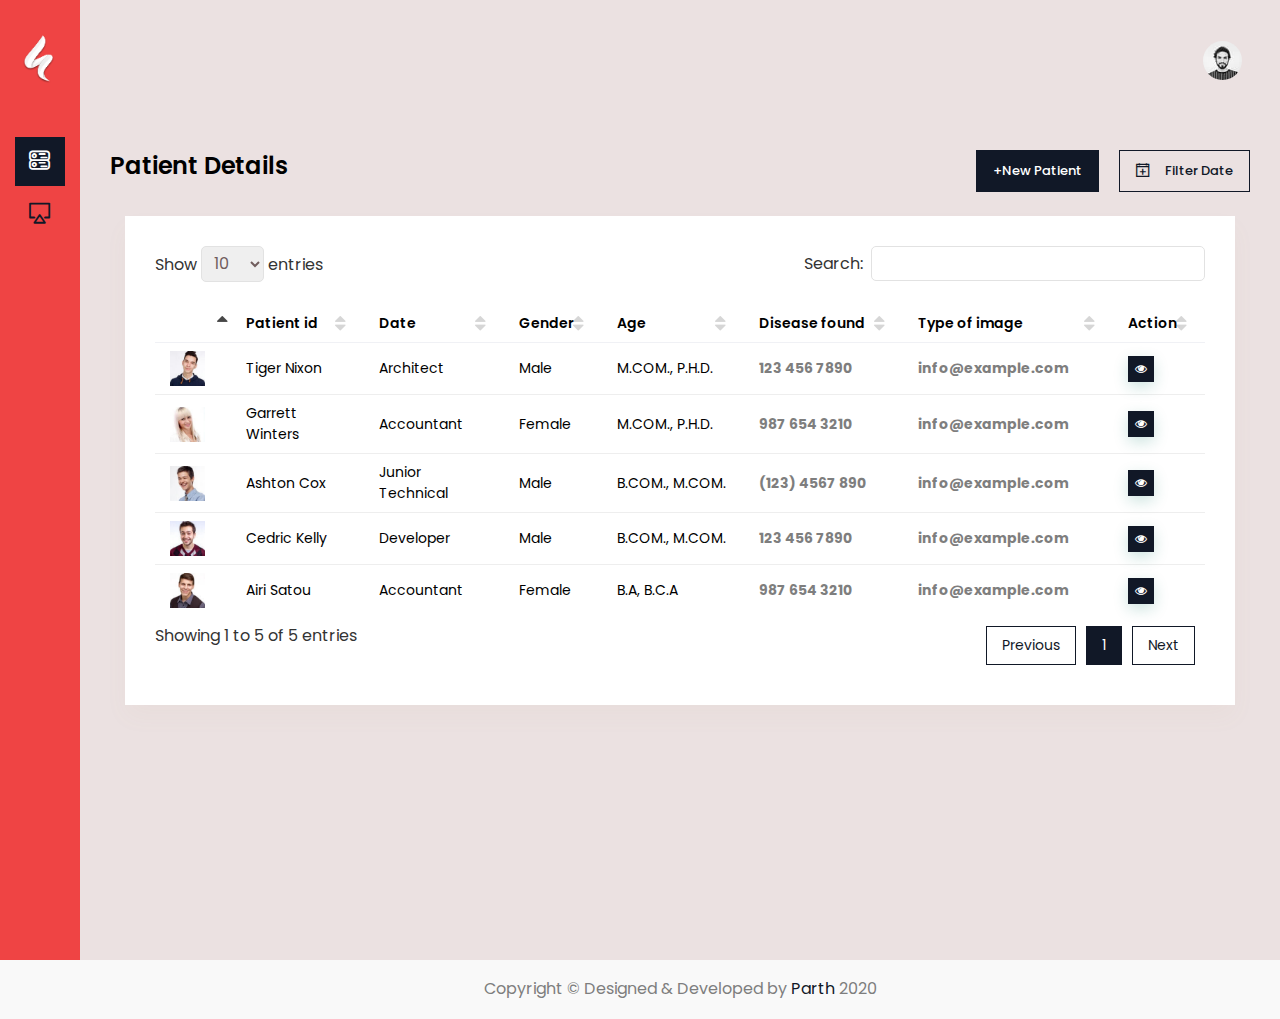
<file: Website/patient.html>
<!DOCTYPE html>
<html lang="en">


<!-- Mirrored from welly.dexignzone.com/xhtml/table-datatable-basic.html by HTTrack Website Copier/3.x [XR&CO'2014], Thu, 17 Dec 2020 14:06:53 GMT -->
<head>
    <meta charset="utf-8">
    <meta http-equiv="X-UA-Compatible" content="IE=edge">
    <meta name="viewport" content="width=device-width,initial-scale=1">
    <title>Welly - Hospital Bootstrap Admin Dashboard</title>
    <!-- Favicon icon -->
    <link rel="icon" type="image/png" sizes="16x16" href="images/tr.png">
    <!-- Datatable -->
    <link href="vendor/datatables/css/jquery.dataTables.min.css" rel="stylesheet">
    <!-- Custom Stylesheet -->
    <link href="vendor/bootstrap-select/dist/css/bootstrap-select.min.css" rel="stylesheet">
    <link href="css/style.css" rel="stylesheet">
	<link href="https://fonts.googleapis.com/css2?family=Poppins:wght@100;200;300;400;500;600;700;800;900&amp;family=Roboto:wght@100;300;400;500;700;900&amp;display=swap" rel="stylesheet">
</head>

<body>

    <!--*******************
        Preloader start
    ********************-->
    <div id="preloader">
        <div class="sk-three-bounce">
            <div class="sk-child sk-bounce1"></div>
            <div class="sk-child sk-bounce2"></div>
            <div class="sk-child sk-bounce3"></div>
        </div>
    </div>
    <!--*******************
        Preloader end
    ********************-->


    <!--**********************************
        Main wrapper start
    ***********************************-->
    <div id="main-wrapper">

        <!--**********************************
            Nav header start
        ***********************************-->
        <div class="nav-header">
            <a href="index.html" class="brand-logo">
                <img class="logo-abbr" src="images/logo.png" alt="">
                <img class="logo-compact" src="images/logo-text.png" alt="">
                <img class="brand-title" src="images/logo-text.png" alt="">
            </a>

            <div class="nav-control">
                <div class="hamburger">
                    <span class="line"></span><span class="line"></span><span class="line"></span>
                </div>
            </div>
        </div>
        <!--**********************************
            Nav header end
        ***********************************-->
		
		
        <!--**********************************
            Header start
        ***********************************-->
        <div class="header">
            <div class="header-content">
                <nav class="navbar navbar-expand">
                    <div class="collapse navbar-collapse justify-content-between">
                        <div class="header-left">
                        </div>
                        <ul class="navbar-nav header-right">
							<li class="nav-item dropdown header-profile">
                                <a class="nav-link" href="javascript:void(0)" role="button" data-toggle="dropdown">

                                    <img src="images/profile/17.jpg " class="img-fluid rounded-circle" width="20" alt=""/>
                                </a>
                                <div class="dropdown-menu dropdown-menu-right ">
                                    <a href="app-profile.html" class="dropdown-item ai-icon">
                                        <svg id="icon-user1" xmlns="http://www.w3.org/2000/svg" class="text-primary" width="18" height="18" viewBox="0 0 24 24" fill="none" stroke="currentColor" stroke-width="2" stroke-linecap="round" stroke-linejoin="round"><path d="M20 21v-2a4 4 0 0 0-4-4H8a4 4 0 0 0-4 4v2"></path><circle cx="12" cy="7" r="4"></circle></svg>
                                        <span class="ml-2">Profile </span>
                                    </a>
                                </div>
                            </li>
                        </ul>
                    </div>
                </nav>
            </div>
        </div>
        <!--**********************************
            Header end ti-comment-alt
        ***********************************-->

        <!--**********************************
            Sidebar start
        ***********************************-->
        <div class="deznav">
            <div class="deznav-scroll">
				<ul class="metismenu" id="menu">
                    <li><a class="has-arrow ai-icon" href="javascript:void()" aria-expanded="false">
							<i class="flaticon-381-networking"></i>
							<span class="nav-text">Dashboard</span>
						</a>
                        <ul aria-expanded="false">
							<li><a href="index.html">Dashboard</a></li>
							<li><a href="patient.html">Patient</a></li>
						</ul>
                    </li>
                    <li><a class="has-arrow ai-icon" href="javascript:void()" aria-expanded="false">
							<i class="flaticon-381-television"></i>
							<span class="nav-text">Doctors</span>
						</a>
                        <ul aria-expanded="false">
                            <li><a href="app-profile.html">Profile</a></li>
                        </ul>
                    </li>
                </ul>
			</div>
        </div>
        <!--**********************************
            Sidebar end
        ***********************************-->

        <!--**********************************
            Content body start
        ***********************************-->
        <div class="content-body">
            <div class="container-fluid">
                <div class="form-head align-items-center d-flex mb-sm-4 mb-3">
					<div class="mr-auto">
						<h2 class="text-black font-w600">Patient Details</h2>
					</div>
					<div>
						<a href="javascript:void(0)" class="btn btn-primary mr-3" data-toggle="modal" data-target="#addOrderModal">+New Patient</a>
						<a href="index.html" class="btn btn-outline-primary"><i class="las la-calendar-plus scale5 mr-3"></i>Filter Date</a>
					</div>
				</div>
                <!-- row -->
					<div class="col-12">
                        <div class="card">
                            <div class="card-body">
                                <div class="table-responsive">  
                                    <table id="example3" class="display min-w850">
                                        <thead>
                                            <tr>
                                                <th></th>
                                                <th>Patient id</th>
                                                <th>Date</th>
                                                <th>Gender</th>
                                                <th>Age</th>
                                                <th>Disease found</th>
                                                <th>Type of image</th>
                                                <th>Action</th>
                                            </tr>
                                        </thead>
                                        <tbody>
                                            <tr>
                                                <td><img  width="35" src="images/profile/small/pic1.jpg" alt=""></td>
                                                <td>Tiger Nixon</td>
                                                <td>Architect</td>
                                                <td>Male</td>
                                                <td>M.COM., P.H.D.</td>
                                                <td><a href="javascript:void(0);"><strong>123 456 7890</strong></a></td>
                                                <td><a href="javascript:void(0);"><strong>info@example.com</strong></a></td>
                                                <td>
													<div class="d-flex">
														<!--<a href="#" class="btn btn-primary shadow btn-xs sharp mr-1"><i class="fa fa-pencil"></i></a>
                                                        <a href="#" class="btn btn-danger shadow btn-xs sharp mr-1"><i class="fa fa-trash"></i></a>-->
                                                        <a href="report.html" class="btn btn-primary shadow btn-xs sharp"><i class="fa fa-eye"></i></a>
													</div>												
												</td>												
                                            </tr>
                                            <tr>
												<td><img  width="35" src="images/profile/small/pic2.jpg" alt=""></td>
                                                <td>Garrett Winters</td>
                                                <td>Accountant</td>
                                                <td>Female</td>
                                                <td>M.COM., P.H.D.</td>
                                                <td><a href="javascript:void(0);"><strong>987 654 3210</a></strong></td>
												<td><a href="javascript:void(0);"><strong>info@example.com</a></strong></td>
                                                <td>
													<div class="d-flex">
														<!--<a href="#" class="btn btn-primary shadow btn-xs sharp mr-1"><i class="fa fa-pencil"></i></a>
                                                        <a href="#" class="btn btn-danger shadow btn-xs sharp mr-1"><i class="fa fa-trash"></i></a>-->
                                                        <a href="report.html" class="btn btn-primary shadow btn-xs sharp"><i class="fa fa-eye"></i></a>
													</div>
												</td>
                                            </tr>
                                            <tr>
												<td><img  width="35" src="images/profile/small/pic3.jpg" alt=""></td>
                                                <td>Ashton Cox</td>
                                                <td>Junior Technical</td>
                                                <td>Male</td>
                                                <td>B.COM., M.COM.</td>
                                                <td><a href="javascript:void(0);"><strong>(123) 4567 890</a></strong></td>
												<td><a href="javascript:void(0);"><strong>info@example.com</a></strong></td>
												<td>
													<div class="d-flex">
														<!--<a href="#" class="btn btn-primary shadow btn-xs sharp mr-1"><i class="fa fa-pencil"></i></a>
                                                        <a href="#" class="btn btn-danger shadow btn-xs sharp mr-1"><i class="fa fa-trash"></i></a>-->
                                                        <a href="report.html" class="btn btn-primary shadow btn-xs sharp"><i class="fa fa-eye"></i></a>
													</div>
												</td>
                                            </tr>
                                            <tr>
												<td><img  width="35" src="images/profile/small/pic4.jpg" alt=""></td>
                                                <td>Cedric Kelly</td>
                                                <td>Developer</td>
                                                <td>Male</td>
												<td>B.COM., M.COM.</td>
                                                <td><a href="javascript:void(0);"><strong>123 456 7890</a></strong></td>
                                                <td><a href="javascript:void(0);"><strong>info@example.com</a></strong></td>
                                                <td>
													<div class="d-flex">
														<!--<a href="#" class="btn btn-primary shadow btn-xs sharp mr-1"><i class="fa fa-pencil"></i></a>
                                                        <a href="#" class="btn btn-danger shadow btn-xs sharp mr-1"><i class="fa fa-trash"></i></a>-->
                                                        <a href="report.html" class="btn btn-primary shadow btn-xs sharp"><i class="fa fa-eye"></i></a>
													</div>
												</td>
                                            </tr>
                                            <tr>
												<td><img width="35" src="images/profile/small/pic5.jpg" alt=""></td>
                                                <td>Airi Satou</td>
                                                <td>Accountant</td>
                                                <td>Female</td>
												<td>B.A, B.C.A</td>
                                                <td><a href="javascript:void(0);"><strong>987 654 3210</a></strong></td>
                                                <td><a href="javascript:void(0);"><strong>info@example.com</a></strong></td>
                                                <td>
													<div class="d-flex">
														<!--<a href="#" class="btn btn-primary shadow btn-xs sharp mr-1"><i class="fa fa-pencil"></i></a>
                                                        <a href="#" class="btn btn-danger shadow btn-xs sharp mr-1"><i class="fa fa-trash"></i></a>-->
                                                        <a href="report.html" class="btn btn-primary shadow btn-xs sharp"><i class="fa fa-eye"></i></a>
													</div>
												</td>
                                            </tr>
                                        </tbody>
                                    </table>
                                </div>
                            </div>
                        </div>
                    </div>
				</div>
            </div>
        </div>
        <!--**********************************
            Content body end
        ***********************************-->


        <!--**********************************
            Footer start
        ***********************************-->
		<div class="footer">
            <div class="copyright">
                <p>Copyright © Designed &amp; Developed by <a href="https://www.rayscan.in/" target="_blank">Parth</a> 2020</p>
            </div>
        </div>
        <!--**********************************
            Footer end
        ***********************************-->

        <!--**********************************
           Support ticket button start
        ***********************************-->

        <!--**********************************
           Support ticket button end
        ***********************************-->

        
    </div>
    <!--**********************************
        Main wrapper end
    ***********************************-->

    <!--**********************************
        Scripts
    ***********************************-->
    <!-- Required vendors -->
    <script src="vendor/global/global.min.js"></script>
	<script src="vendor/bootstrap-select/dist/js/bootstrap-select.min.js"></script>
    <script src="js/custom.min.js"></script>
	<script src="js/deznav-init.js"></script>
	
    <!-- Datatable -->
    <script src="vendor/datatables/js/jquery.dataTables.min.js"></script>
    <script src="js/plugins-init/datatables.init.js"></script>

</body>

<!-- Mirrored from welly.dexignzone.com/xhtml/table-datatable-basic.html by HTTrack Website Copier/3.x [XR&CO'2014], Thu, 17 Dec 2020 14:06:55 GMT -->
</html>
</file>
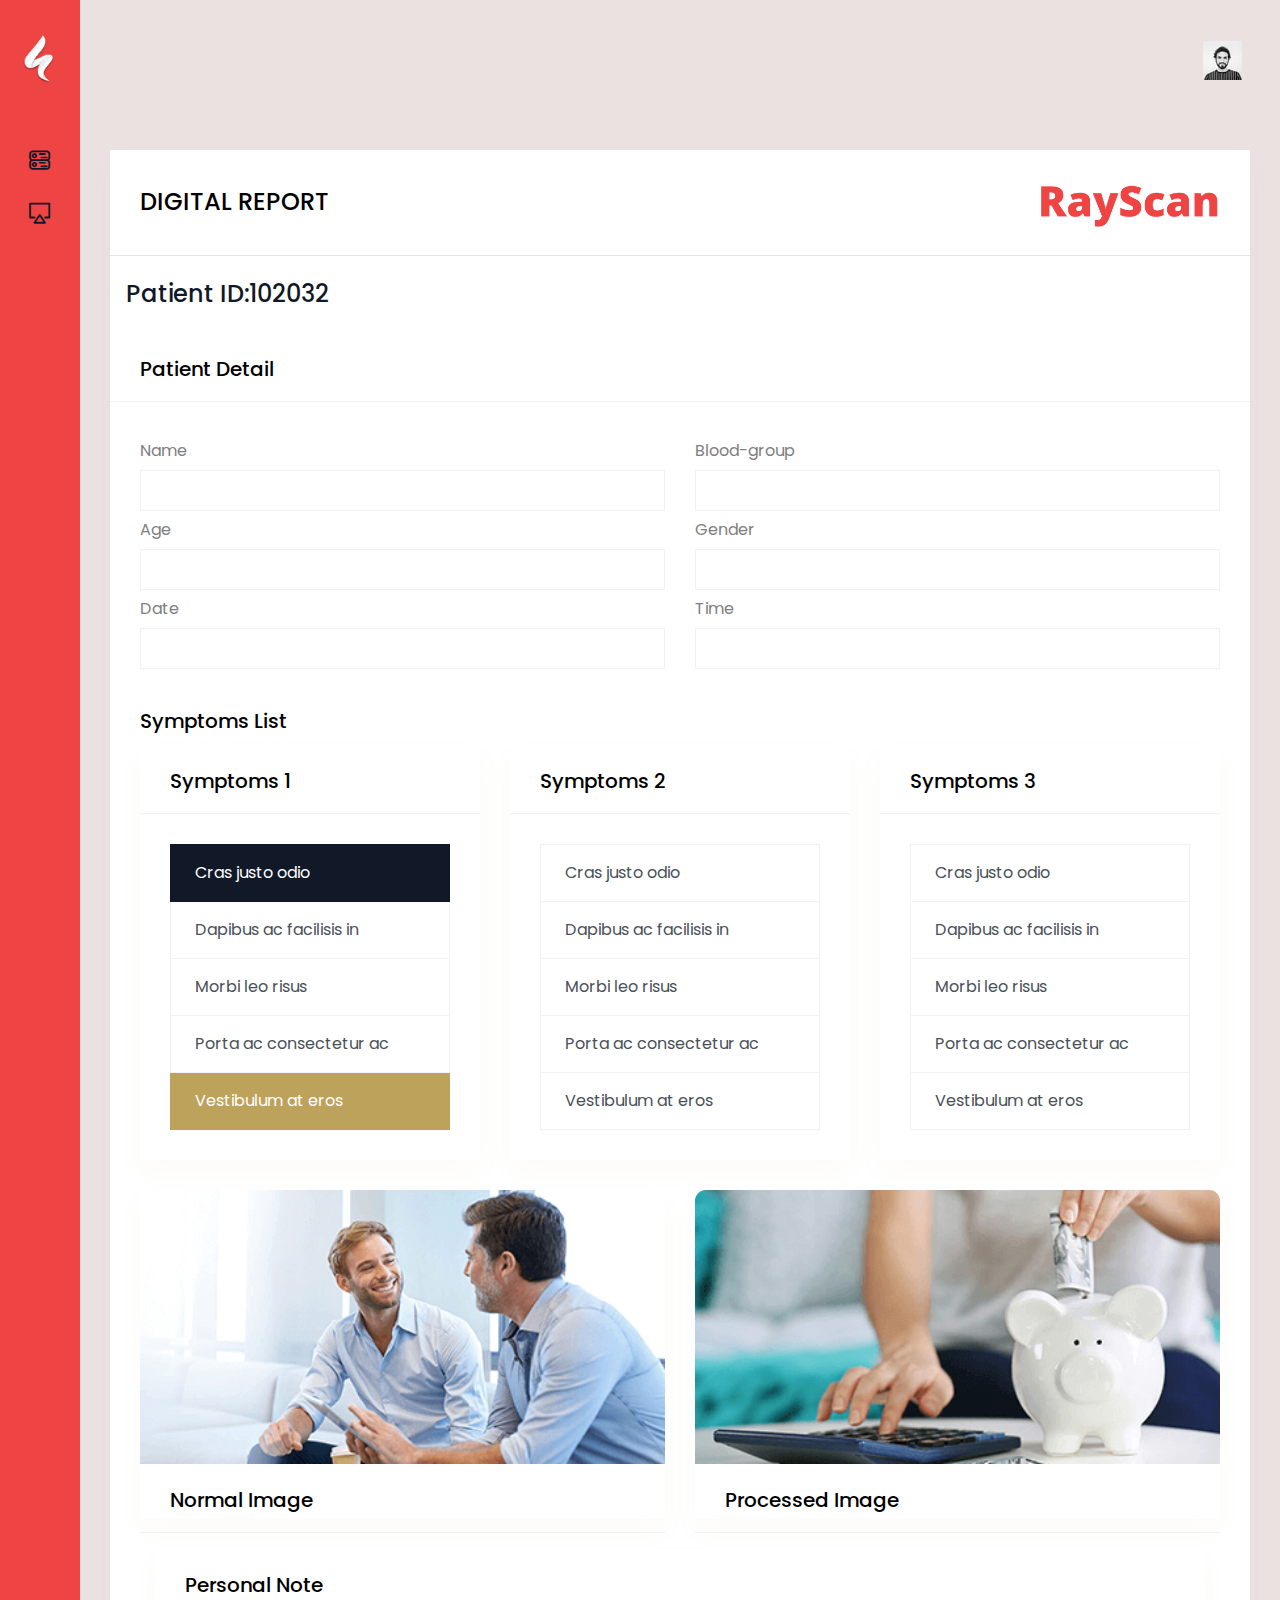
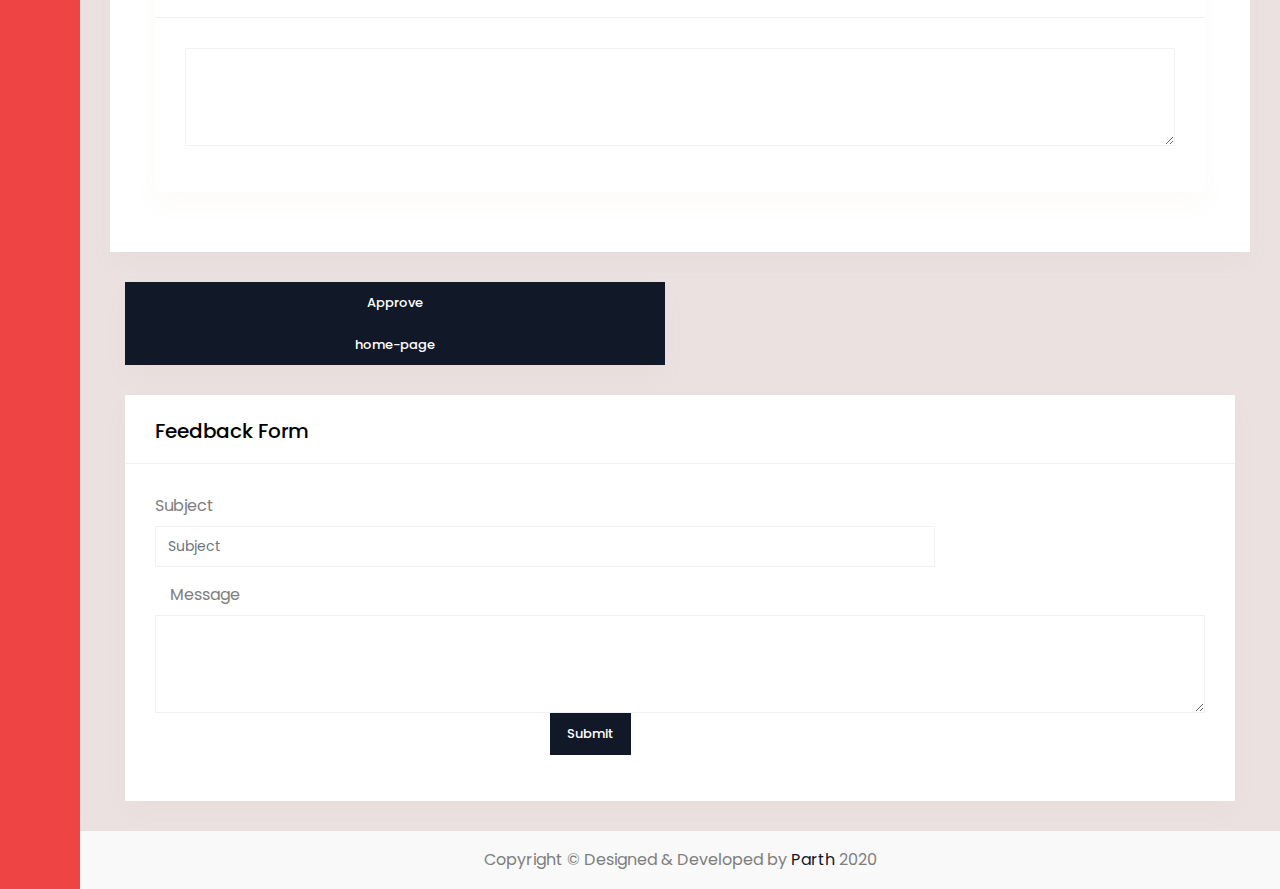
<file: Website/report.html>
<!DOCTYPE html>
<html lang="en">

<head>
    <meta charset="utf-8">
    <meta http-equiv="X-UA-Compatible" content="IE=edge">
    <meta name="viewport" content="width=device-width,initial-scale=1">
    <title>RayScan Admin Dashboard</title>
    <!-- Favicon icon -->
    <link rel="icon" type="image/png" sizes="16x16" href="images/tr.png">
    <link href="vendor/jqvmap/css/jqvmap.min.css" rel="stylesheet">
	<link rel="stylesheet" href="vendor/chartist/css/chartist.min.css">
    <link href="vendor/bootstrap-select/dist/css/bootstrap-select.min.css" rel="stylesheet">
	<link href="vendor/bootstrap-datetimepicker/css/bootstrap-datetimepicker.min.css" rel="stylesheet">
    <link href="css/style.css" rel="stylesheet">
	<link href="https://fonts.googleapis.com/css2?family=Poppins:wght@100;200;300;400;500;600;700;800;900&amp;family=Roboto:wght@100;300;400;500;700;900&amp;display=swap" rel="stylesheet">
</head>
<body>

    <!--*******************
        Preloader start
    ********************-->
    <div id="preloader">
        <div class="sk-three-bounce">
            <div class="sk-child sk-bounce1"></div>
            <div class="sk-child sk-bounce2"></div>
            <div class="sk-child sk-bounce3"></div>
        </div>
    </div>
    <!--*******************
        Preloader end
    ********************-->

    <!--**********************************
        Main wrapper start
    ***********************************-->
    <div id="main-wrapper">

        <!--**********************************
            Nav header start
        ***********************************-->
        <div class="nav-header">
            <a href="index.html" class="brand-logo">
                <img class="logo-abbr" src="images/logo.png" alt="">
                <img class="logo-compact" src="images/logo-text.png" alt="">
                <img class="brand-title" src="images/logo-text.png" alt="">
            </a>

            <div class="nav-control">
                <div class="hamburger">
                    <span class="line"></span><span class="line"></span><span class="line"></span>
                </div>
            </div>
        </div>
        <!--**********************************
            Nav header end
        ***********************************-->
		
		
		<!--**********************************
            Header start
        ***********************************-->
        <div class="header">
            <div class="header-content">
                <nav class="navbar navbar-expand">
                    <div class="collapse navbar-collapse justify-content-between">
                        <div class="header-left">
                            
                        </div>
                        <ul class="navbar-nav header-right">
                            <li class="nav-item dropdown header-profile">
                                <a class="nav-link" href="javascript:void(0)" role="button" data-toggle="dropdown">
									<!-- <div class="header-info">
										<span class="text-black">Hello,<strong>Franklin</strong></span>
										<p class="fs-12 mb-0">Super Admin</p>
									</div> -->
                                    <img src="images/profile/17.jpg" width="20" alt=""/>
                                </a>
                                <div class="dropdown-menu dropdown-menu-right">
                                    <a href="app-profile.html" class="dropdown-item ai-icon">
                                        <svg id="icon-user1" xmlns="http://www.w3.org/2000/svg" class="text-primary" width="18" height="18" viewBox="0 0 24 24" fill="none" stroke="currentColor" stroke-width="2" stroke-linecap="round" stroke-linejoin="round"><path d="M20 21v-2a4 4 0 0 0-4-4H8a4 4 0 0 0-4 4v2"></path><circle cx="12" cy="7" r="4"></circle></svg>
                                        <span class="ml-2">Profile </span>
                                    </a>
                                   
                                    <a href="page-login.html" class="dropdown-item ai-icon">
                                        <svg id="icon-logout" xmlns="http://www.w3.org/2000/svg" class="text-danger" width="18" height="18" viewBox="0 0 24 24" fill="none" stroke="currentColor" stroke-width="2" stroke-linecap="round" stroke-linejoin="round"><path d="M9 21H5a2 2 0 0 1-2-2V5a2 2 0 0 1 2-2h4"></path><polyline points="16 17 21 12 16 7"></polyline><line x1="21" y1="12" x2="9" y2="12"></line></svg>
                                        <span class="ml-2">Logout </span>
                                    </a>
                                </div>
                            </li>
                        </ul>
                    </div>
                </nav>
            </div>
        </div>
        <!--**********************************
            Header end ti-comment-alt
        ***********************************-->

        <!--**********************************
            Sidebar start
        ***********************************-->
        <div class="deznav">
            <div class="deznav-scroll">
				<ul class="metismenu" id="menu">
                    <li><a class="has-arrow ai-icon" href="javascript:void()" aria-expanded="false">
							<i class="flaticon-381-networking"></i>
							<span class="nav-text">Dashboard</span>
						</a>
                        <ul aria-expanded="false">
							<li><a href="index.html">Dashboard</a></li>
							<li><a href="patient.html">Patient</a></li>
						</ul>
                    </li>
                    <li><a class="has-arrow ai-icon" href="javascript:void()" aria-expanded="false">
							<i class="flaticon-381-television"></i>
							<span class="nav-text">Doctors</span>
						</a>
                        <ul aria-expanded="false">
                            <li><a href="app-profile.html">Profile</a></li>
                        </ul>
                    </li>
                </ul>
			</div>
        </div>
        <!--**********************************
            Sidebar end
        ***********************************-->
		
		<!--**********************************
            Content body start
        ***********************************-->
        <div class="content-body">
            <!-- row -->
		    <div class="container-fluid">
				
            <div class="row">
				<div class="col-xl-12">
                    <div class="card">
                        <div class="card-header border-0 pb-0">
                            <h2 class="text-black">DIGITAL REPORT</h2>
                            <div class="dropdown ml-auto">
                                <img src="images/re.png" height="65" alt="RayScan">
                                </div>
                        </div>
                        <hr>
                        <div class="profile-name px-3 pt-2">
                            <h2 class="text-primary mb-0">Patient ID:102032</h2>
                        </div>
                        <br>
                        <div class="card-header">
                            <h4 class="card-title">Patient Detail</h4>
                        </div>
                        <div class="card-body">
                            <div class="basic-form">
                                <form>
                                    <div class="form-group row">
                                        <div class="col-sm-6">
                                            <label class="col-form-label">Name</label>
                                            <input type="name" class="form-control">
                                        </div>
                                        <div class="col-sm-6">
                                        <label class="col-form-label">Blood-group</label>
                                            <input type="input" class="form-control">
                                        </div>
                                        <div class="col-sm-6">
                                            <label class="col-form-label">Age</label>
                                           
                                            <input type="text" class="form-control">
                                        
                                        </div>
                                        <div class="col-sm-6">
                                            <label class="col-form-label">Gender</label>
                                           
                                            <input type="text" class="form-control" >
                                        
                                        </div>
                                        <div class="col-sm-6">
                                            <label class="col-form-label">Date</label>
                                           
                                            <input type="text" class="form-control">
                                        
                                         </div>
                                        <div class="col-sm-6">
                                            <label class="col-form-label">Time</label>
                                             <input type="text" class="form-control">
                                        </div>
                                    </div>
                                </form>
                            </div>
                            <br>
                            <h4 class="card-title">Symptoms list</h4>
                            <div class="row">
                                <div class="col-xl-4">
                                    <div class="card">
                                        <div class="card-header">
                                            <h4 class="card-title">Symptoms 1</h4>
                                        </div>
                                        <div class="card-body">
                                            <div class="basic-list-group">
                                                <div class="list-group"><a href="javascript:void()" class="list-group-item list-group-item-action active">Cras
                                                        justo odio </a><a href="javascript:void()" class="list-group-item list-group-item-action">Dapibus
                                                        ac facilisis in</a> <a href="javascript:void()" class="list-group-item list-group-item-action">Morbi
                                                        leo risus</a>
                                                    <a href="javascript:void()" class="list-group-item list-group-item-action">Porta
                                                        ac consectetur
                                                        ac</a> <a href="javascript:void()" class="list-group-item list-group-item-action disabled">Vestibulum
                                                        at eros</a>
                                                </div>
                                            </div>
                                        </div>
                                    </div>
                                </div>
                                <div class="col-xl-4">
                                    <div class="card">
                                        <div class="card-header">
                                            <h4 class="card-title">Symptoms 2</h4>
                                        </div>
                                        <div class="card-body">
                                            <div class="basic-list-group">
                                                <div class="list-group"><a class="list-group-item list-group-item-action">Cras
                                                        justo odio </a><a class="list-group-item list-group-item-action">Dapibus
                                                        ac facilisis in</a> <a class="list-group-item list-group-item-action">Morbi
                                                        leo risus</a>
                                                    <a class="list-group-item list-group-item-action">Porta
                                                        ac consectetur
                                                        ac</a> <a  class="list-group-item list-group-item-action">Vestibulum
                                                        at eros</a>
                                                </div>
                                            </div>
                                        </div>
                                    </div>
                                </div>
                                <div class="col-xl-4">
                                    <div class="card">
                                        <div class="card-header">
                                            <h4 class="card-title">Symptoms 3</h4>
                                        </div>
                                        <div class="card-body">
                                            <div class="basic-list-group">
                                                <div class="list-group"><a class="list-group-item list-group-item-action">Cras
                                                        justo odio </a><a class="list-group-item list-group-item-action">Dapibus
                                                        ac facilisis in</a> <a class="list-group-item list-group-item-action">Morbi
                                                        leo risus</a>
                                                    <a class="list-group-item list-group-item-action">Porta
                                                        ac consectetur
                                                        ac</a> <a class="list-group-item list-group-item-action ">Vestibulum
                                                        at eros</a>
                                                </div>
                                            </div>
                                        </div>
                                    </div>
                                </div>
                            <div class="col-xl-6">
                                <div class="card mb-3">
                                    <img class="card-img-top img-fluid" src="images/card/1.png" alt="Card image cap">
                                    <div class="card-header">
                                        <h5 class="card-title">Normal image</h5>
                                    </div>
                                </div>
                            </div>
                            <div class="col-xl-6">
                                <div class="card mb-3">
                                    <img class="card-img-top img-fluid" src="images/card/2.png" alt="Card image cap">
                                    <div class="card-header">
                                        <h5 class="card-title">Processed image</h5>
                                    </div>
                                </div>
                            </div>
                             </div>
                            <div class="col-xl-12">
                                <div class="card">
                                    <div class="card-header">
                                        <h4 class="card-title">Personal Note</h4>
                                    </div>
                                    <div class="card-body">
                                        <div class="basic-form">
                                            <form>
                                                <div class="form-group">
                                                    <textarea class="form-control" rows="4" id="comment"></textarea>
                                                </div>
                                            </form>
                                        </div>
                                    </div>
                                </div>
                            </div>
                        </div>
                    </div>
                </div> 
            </div>
            <div class="col-xl-6">
                <div class="card">
                     <!-- Button trigger modal -->
                     <button type="button" class="btn btn-primary" data-toggle="modal" data-target="#exampleModalCenter">Approve</button>
                     <!-- Modal -->
                     <div class="modal fade" id="exampleModalCenter">
                         <div class="modal-dialog modal-dialog-centered" role="document">
                             <div class="modal-content">
                                 <div class="modal-header">
                                     <h5 class="modal-title">Modal title</h5>
                                     <button type="button" class="close" data-dismiss="modal"><span>&times;</span>
                                     </button>
                                 </div>
                                 <div class="modal-body">
                                     <p>Do you want to upload more images</p>
                                 </div>
                                 <div class="modal-footer">
                                    <button type="button" class="btn btn-primary" data-toggle="modal" data-target=".bd-example-modal-lg">Yes</button>
                                    <a href="report.html" class="btn btn-primary" role="button" aria-pressed="true">No</a>
                                 </div>
                             </div>
                         </div>
                     </div>
                     <!-- Large modal -->
                     <div class="modal fade bd-example-modal-lg" tabindex="-1" role="dialog" aria-hidden="true">
                         <div class="modal-dialog modal-lg">
                             <div class="modal-content">
                                 <div class="modal-header">
                                     <h5 class="modal-title">Modal title</h5>
                                     <button type="button" class="close" data-dismiss="modal"><span>&times;</span>
                                     </button>
                                 </div>
                                 <div class="modal-body">
                                    <div class="row">
                                        <div class="col-xl-6">
                                            <div class="card">
                                                <div class="card-header">
                                                    <h5 class="card-title">X-ray Image Upload</h5>
                                                </div>
                                                <div class="card-body">
                                                    <div class="custom-file">
                                                        <input type="file" class="custom-file-input">
                                                        <label class="custom-file-label">Choose file</label>
                                                    </div>	
                                                </div>
                                                <div class="card-footer text-center">
                                                            <button type="submit" class="btn btn-primary">Upload</button>
                                                </div>
                                            </div>
                                        </div>
                                    <div class="col-xl-6">
                                        <div class="card">
                                            <div class="card-header">
                                                <h5 class="card-title">CT-scan Image Upload</h5>
                                            </div>
                                            <div class="card-body">
                                                <div class="custom-file">
                                                    <input type="file" class="custom-file-input">
                                                    <label class="custom-file-label">Choose file</label>
                                                </div>	
                                            </div>
                                            <div class="card-footer text-center">
                                                <button type="submit"  class="btn btn-primary">Upload</button>
                                            </div>
                                        </div>
                                    </div>
                                    </div>
                                </div>
                                <div class="modal-footer">
                                   <a href="upload.html" class="btn btn-primary" role="button" aria-pressed="true">close</a>
                                </div>
                            </div>
                        </div>
                    </div>
                    <a href="index.html" class="btn btn-primary" role="button" aria-pressed="true">home-page</a>
                    </div>
                    
                </div>
            
                    <div class="col-xl-12">
                        <div class="card">
                            <div class="card-header">
                                <h4 class="card-title">Feedback Form</h4>
                            </div>
                            <div class="card-body">
                                <div class="basic-form">
                                    <form>
                                        <div class="form-group row">
                                            <label class="col-sm-4">Subject</label>
                                            <div class="col-sm-9">
                                                <input type="text" class="form-control" placeholder="Subject">
                                            </div>
                                        </div>
                                       
                                        <label class="col-sm-4">Message</label>
                                        <textarea class="form-control" rows="4" id="comment"></textarea>
                                        
                                        <div class="form-group row">
                                            <div class="col-sm-10 text-center">
                                                <button type="submit" class="btn btn-primary">Submit</button>
                                            </div>
                                        </div>
                                    </form>
                                </div>
                            </div>
                        </div>
                    </div> 
            </div>
        </div>
        <!--**********************************
            Content body end
        ***********************************-->

        <!--**********************************
            Footer start
        ***********************************-->
        <div class="footer">
            <div class="copyright">
                <p>Copyright © Designed &amp; Developed by <a href="https://www.rayscan.in/" target="_blank">Parth</a> 2020</p>
            </div>
        </div>
        <!--**********************************
            Footer end
        ***********************************-->

    </div>
    <!--**********************************
        Main wrapper end
    ***********************************-->

    <!--**********************************
        Scripts
    ***********************************-->
    <!-- Required vendors -->
    <script src="vendor/global/global.min.js"></script>
	<script src="vendor/bootstrap-select/dist/js/bootstrap-select.min.js"></script>
	<script src="vendor/chart.js/Chart.bundle.min.js"></script>
    <script src="js/custom.min.js"></script>
	<script src="js/deznav-init.js"></script>
	<script src="vendor/bootstrap-datetimepicker/js/moment.js"></script>
	<script src="vendor/bootstrap-datetimepicker/js/bootstrap-datetimepicker.min.js"></script>
	<!-- Chart piety plugin files -->
    <script src="vendor/peity/jquery.peity.min.js"></script>
	
	<!-- Apex Chart -->
	<script src="vendor/apexchart/apexchart.js"></script>
	
	<!-- Dashboard 1 -->
	<script src="js/dashboard/dashboard-1.js"></script>
	<script>
		$(function () {
			$('#datetimepicker1').datetimepicker({
				inline: true,
			});
		});
	</script>
</body>

<!-- Mirrored from welly.dexignzone.com/xhtml/index.html by HTTrack Website Copier/3.x [XR&CO'2014], Thu, 17 Dec 2020 14:06:05 GMT -->
</html>
</file>
<file: vendor/jqvmap/css/jqvmap.min.css>
.jqvmap-label,.jqvmap-pin{pointer-events:none}.jqvmap-label{position:absolute;display:none;-webkit-border-radius:3px;-moz-border-radius:3px;border-radius:3px;background:#292929;color:#fff;font-family:sans-serif,Verdana;font-size:smaller;padding:3px}.jqvmap-zoomin,.jqvmap-zoomout{position:absolute;left:10px;-webkit-border-radius:3px;-moz-border-radius:3px;border-radius:3px;background:#000;padding:3px;color:#fff;width:10px;height:10px;cursor:pointer;line-height:10px;text-align:center}.jqvmap-zoomin{top:10px}.jqvmap-zoomout{top:30px}.jqvmap-region{cursor:pointer}.jqvmap-ajax_response{width:100%;height:500px}
</file>
<file: vendor/chartist/css/chartist.min.css>
.ct-double-octave:after,.ct-major-eleventh:after,.ct-major-second:after,.ct-major-seventh:after,.ct-major-sixth:after,.ct-major-tenth:after,.ct-major-third:after,.ct-major-twelfth:after,.ct-minor-second:after,.ct-minor-seventh:after,.ct-minor-sixth:after,.ct-minor-third:after,.ct-octave:after,.ct-perfect-fifth:after,.ct-perfect-fourth:after,.ct-square:after{content:"";clear:both}.ct-label{fill:rgba(0,0,0,.4);color:rgba(0,0,0,.4);font-size:.75rem;line-height:1}.ct-grid-background,.ct-line{fill:none}.ct-chart-bar .ct-label,.ct-chart-line .ct-label{display:block;display:-webkit-box;display:-moz-box;display:-ms-flexbox;display:-webkit-flex;display:flex}.ct-chart-donut .ct-label,.ct-chart-pie .ct-label{dominant-baseline:central}.ct-label.ct-horizontal.ct-start{-webkit-box-align:flex-end;-webkit-align-items:flex-end;-ms-flex-align:flex-end;align-items:flex-end;-webkit-box-pack:flex-start;-webkit-justify-content:flex-start;-ms-flex-pack:flex-start;justify-content:flex-start;text-align:left;text-anchor:start}.ct-label.ct-horizontal.ct-end{-webkit-box-align:flex-start;-webkit-align-items:flex-start;-ms-flex-align:flex-start;align-items:flex-start;-webkit-box-pack:flex-start;-webkit-justify-content:flex-start;-ms-flex-pack:flex-start;justify-content:flex-start;text-align:left;text-anchor:start}.ct-label.ct-vertical.ct-start{-webkit-box-align:flex-end;-webkit-align-items:flex-end;-ms-flex-align:flex-end;align-items:flex-end;-webkit-box-pack:flex-end;-webkit-justify-content:flex-end;-ms-flex-pack:flex-end;justify-content:flex-end;text-align:right;text-anchor:end}.ct-label.ct-vertical.ct-end{-webkit-box-align:flex-end;-webkit-align-items:flex-end;-ms-flex-align:flex-end;align-items:flex-end;-webkit-box-pack:flex-start;-webkit-justify-content:flex-start;-ms-flex-pack:flex-start;justify-content:flex-start;text-align:left;text-anchor:start}.ct-chart-bar .ct-label.ct-horizontal.ct-start{-webkit-box-align:flex-end;-webkit-align-items:flex-end;-ms-flex-align:flex-end;align-items:flex-end;-webkit-box-pack:center;-webkit-justify-content:center;-ms-flex-pack:center;justify-content:center;text-align:center;text-anchor:start}.ct-chart-bar .ct-label.ct-horizontal.ct-end{-webkit-box-align:flex-start;-webkit-align-items:flex-start;-ms-flex-align:flex-start;align-items:flex-start;-webkit-box-pack:center;-webkit-justify-content:center;-ms-flex-pack:center;justify-content:center;text-align:center;text-anchor:start}.ct-chart-bar.ct-horizontal-bars .ct-label.ct-horizontal.ct-start{-webkit-box-align:flex-end;-webkit-align-items:flex-end;-ms-flex-align:flex-end;align-items:flex-end;-webkit-box-pack:flex-start;-webkit-justify-content:flex-start;-ms-flex-pack:flex-start;justify-content:flex-start;text-align:left;text-anchor:start}.ct-chart-bar.ct-horizontal-bars .ct-label.ct-horizontal.ct-end{-webkit-box-align:flex-start;-webkit-align-items:flex-start;-ms-flex-align:flex-start;align-items:flex-start;-webkit-box-pack:flex-start;-webkit-justify-content:flex-start;-ms-flex-pack:flex-start;justify-content:flex-start;text-align:left;text-anchor:start}.ct-chart-bar.ct-horizontal-bars .ct-label.ct-vertical.ct-start{-webkit-box-align:center;-webkit-align-items:center;-ms-flex-align:center;align-items:center;-webkit-box-pack:flex-end;-webkit-justify-content:flex-end;-ms-flex-pack:flex-end;justify-content:flex-end;text-align:right;text-anchor:end}.ct-chart-bar.ct-horizontal-bars .ct-label.ct-vertical.ct-end{-webkit-box-align:center;-webkit-align-items:center;-ms-flex-align:center;align-items:center;-webkit-box-pack:flex-start;-webkit-justify-content:flex-start;-ms-flex-pack:flex-start;justify-content:flex-start;text-align:left;text-anchor:end}.ct-grid{stroke:rgba(0,0,0,.2);stroke-width:1px;stroke-dasharray:2px}.ct-point{stroke-width:10px;stroke-linecap:round}.ct-line{stroke-width:4px}.ct-area{stroke:none;fill-opacity:.1}.ct-bar{fill:none;stroke-width:10px}.ct-slice-donut{fill:none;stroke-width:60px}.ct-series-a .ct-bar,.ct-series-a .ct-line,.ct-series-a .ct-point,.ct-series-a .ct-slice-donut{stroke:#d70206}.ct-series-a .ct-area,.ct-series-a .ct-slice-donut-solid,.ct-series-a .ct-slice-pie{fill:#d70206}.ct-series-b .ct-bar,.ct-series-b .ct-line,.ct-series-b .ct-point,.ct-series-b .ct-slice-donut{stroke:#f05b4f}.ct-series-b .ct-area,.ct-series-b .ct-slice-donut-solid,.ct-series-b .ct-slice-pie{fill:#f05b4f}.ct-series-c .ct-bar,.ct-series-c .ct-line,.ct-series-c .ct-point,.ct-series-c .ct-slice-donut{stroke:#f4c63d}.ct-series-c .ct-area,.ct-series-c .ct-slice-donut-solid,.ct-series-c .ct-slice-pie{fill:#f4c63d}.ct-series-d .ct-bar,.ct-series-d .ct-line,.ct-series-d .ct-point,.ct-series-d .ct-slice-donut{stroke:#d17905}.ct-series-d .ct-area,.ct-series-d .ct-slice-donut-solid,.ct-series-d .ct-slice-pie{fill:#d17905}.ct-series-e .ct-bar,.ct-series-e .ct-line,.ct-series-e .ct-point,.ct-series-e .ct-slice-donut{stroke:#453d3f}.ct-series-e .ct-area,.ct-series-e .ct-slice-donut-solid,.ct-series-e .ct-slice-pie{fill:#453d3f}.ct-series-f .ct-bar,.ct-series-f .ct-line,.ct-series-f .ct-point,.ct-series-f .ct-slice-donut{stroke:#59922b}.ct-series-f .ct-area,.ct-series-f .ct-slice-donut-solid,.ct-series-f .ct-slice-pie{fill:#59922b}.ct-series-g .ct-bar,.ct-series-g .ct-line,.ct-series-g .ct-point,.ct-series-g .ct-slice-donut{stroke:#0544d3}.ct-series-g .ct-area,.ct-series-g .ct-slice-donut-solid,.ct-series-g .ct-slice-pie{fill:#0544d3}.ct-series-h .ct-bar,.ct-series-h .ct-line,.ct-series-h .ct-point,.ct-series-h .ct-slice-donut{stroke:#6b0392}.ct-series-h .ct-area,.ct-series-h .ct-slice-donut-solid,.ct-series-h .ct-slice-pie{fill:#6b0392}.ct-series-i .ct-bar,.ct-series-i .ct-line,.ct-series-i .ct-point,.ct-series-i .ct-slice-donut{stroke:#f05b4f}.ct-series-i .ct-area,.ct-series-i .ct-slice-donut-solid,.ct-series-i .ct-slice-pie{fill:#f05b4f}.ct-series-j .ct-bar,.ct-series-j .ct-line,.ct-series-j .ct-point,.ct-series-j .ct-slice-donut{stroke:#dda458}.ct-series-j .ct-area,.ct-series-j .ct-slice-donut-solid,.ct-series-j .ct-slice-pie{fill:#dda458}.ct-series-k .ct-bar,.ct-series-k .ct-line,.ct-series-k .ct-point,.ct-series-k .ct-slice-donut{stroke:#eacf7d}.ct-series-k .ct-area,.ct-series-k .ct-slice-donut-solid,.ct-series-k .ct-slice-pie{fill:#eacf7d}.ct-series-l .ct-bar,.ct-series-l .ct-line,.ct-series-l .ct-point,.ct-series-l .ct-slice-donut{stroke:#86797d}.ct-series-l .ct-area,.ct-series-l .ct-slice-donut-solid,.ct-series-l .ct-slice-pie{fill:#86797d}.ct-series-m .ct-bar,.ct-series-m .ct-line,.ct-series-m .ct-point,.ct-series-m .ct-slice-donut{stroke:#b2c326}.ct-series-m .ct-area,.ct-series-m .ct-slice-donut-solid,.ct-series-m .ct-slice-pie{fill:#b2c326}.ct-series-n .ct-bar,.ct-series-n .ct-line,.ct-series-n .ct-point,.ct-series-n .ct-slice-donut{stroke:#6188e2}.ct-series-n .ct-area,.ct-series-n .ct-slice-donut-solid,.ct-series-n .ct-slice-pie{fill:#6188e2}.ct-series-o .ct-bar,.ct-series-o .ct-line,.ct-series-o .ct-point,.ct-series-o .ct-slice-donut{stroke:#a748ca}.ct-series-o .ct-area,.ct-series-o .ct-slice-donut-solid,.ct-series-o .ct-slice-pie{fill:#a748ca}.ct-square{display:block;position:relative;width:100%}.ct-square:before{display:block;float:left;content:"";width:0;height:0;padding-bottom:100%}.ct-square:after{display:table}.ct-square>svg{display:block;position:absolute;top:0;left:0}.ct-minor-second{display:block;position:relative;width:100%}.ct-minor-second:before{display:block;float:left;content:"";width:0;height:0;padding-bottom:93.75%}.ct-minor-second:after{display:table}.ct-minor-second>svg{display:block;position:absolute;top:0;left:0}.ct-major-second{display:block;position:relative;width:100%}.ct-major-second:before{display:block;float:left;content:"";width:0;height:0;padding-bottom:88.8888888889%}.ct-major-second:after{display:table}.ct-major-second>svg{display:block;position:absolute;top:0;left:0}.ct-minor-third{display:block;position:relative;width:100%}.ct-minor-third:before{display:block;float:left;content:"";width:0;height:0;padding-bottom:83.3333333333%}.ct-minor-third:after{display:table}.ct-minor-third>svg{display:block;position:absolute;top:0;left:0}.ct-major-third{display:block;position:relative;width:100%}.ct-major-third:before{display:block;float:left;content:"";width:0;height:0;padding-bottom:80%}.ct-major-third:after{display:table}.ct-major-third>svg{display:block;position:absolute;top:0;left:0}.ct-perfect-fourth{display:block;position:relative;width:100%}.ct-perfect-fourth:before{display:block;float:left;content:"";width:0;height:0;padding-bottom:75%}.ct-perfect-fourth:after{display:table}.ct-perfect-fourth>svg{display:block;position:absolute;top:0;left:0}.ct-perfect-fifth{display:block;position:relative;width:100%}.ct-perfect-fifth:before{display:block;float:left;content:"";width:0;height:0;padding-bottom:66.6666666667%}.ct-perfect-fifth:after{display:table}.ct-perfect-fifth>svg{display:block;position:absolute;top:0;left:0}.ct-minor-sixth{display:block;position:relative;width:100%}.ct-minor-sixth:before{display:block;float:left;content:"";width:0;height:0;padding-bottom:62.5%}.ct-minor-sixth:after{display:table}.ct-minor-sixth>svg{display:block;position:absolute;top:0;left:0}.ct-golden-section{display:block;position:relative;width:100%}.ct-golden-section:before{display:block;float:left;content:"";width:0;height:0;padding-bottom:61.804697157%}.ct-golden-section:after{content:"";display:table;clear:both}.ct-golden-section>svg{display:block;position:absolute;top:0;left:0}.ct-major-sixth{display:block;position:relative;width:100%}.ct-major-sixth:before{display:block;float:left;content:"";width:0;height:0;padding-bottom:60%}.ct-major-sixth:after{display:table}.ct-major-sixth>svg{display:block;position:absolute;top:0;left:0}.ct-minor-seventh{display:block;position:relative;width:100%}.ct-minor-seventh:before{display:block;float:left;content:"";width:0;height:0;padding-bottom:56.25%}.ct-minor-seventh:after{display:table}.ct-minor-seventh>svg{display:block;position:absolute;top:0;left:0}.ct-major-seventh{display:block;position:relative;width:100%}.ct-major-seventh:before{display:block;float:left;content:"";width:0;height:0;padding-bottom:53.3333333333%}.ct-major-seventh:after{display:table}.ct-major-seventh>svg{display:block;position:absolute;top:0;left:0}.ct-octave{display:block;position:relative;width:100%}.ct-octave:before{display:block;float:left;content:"";width:0;height:0;padding-bottom:50%}.ct-octave:after{display:table}.ct-octave>svg{display:block;position:absolute;top:0;left:0}.ct-major-tenth{display:block;position:relative;width:100%}.ct-major-tenth:before{display:block;float:left;content:"";width:0;height:0;padding-bottom:40%}.ct-major-tenth:after{display:table}.ct-major-tenth>svg{display:block;position:absolute;top:0;left:0}.ct-major-eleventh{display:block;position:relative;width:100%}.ct-major-eleventh:before{display:block;float:left;content:"";width:0;height:0;padding-bottom:37.5%}.ct-major-eleventh:after{display:table}.ct-major-eleventh>svg{display:block;position:absolute;top:0;left:0}.ct-major-twelfth{display:block;position:relative;width:100%}.ct-major-twelfth:before{display:block;float:left;content:"";width:0;height:0;padding-bottom:33.3333333333%}.ct-major-twelfth:after{display:table}.ct-major-twelfth>svg{display:block;position:absolute;top:0;left:0}.ct-double-octave{display:block;position:relative;width:100%}.ct-double-octave:before{display:block;float:left;content:"";width:0;height:0;padding-bottom:25%}.ct-double-octave:after{display:table}.ct-double-octave>svg{display:block;position:absolute;top:0;left:0}
</file>
